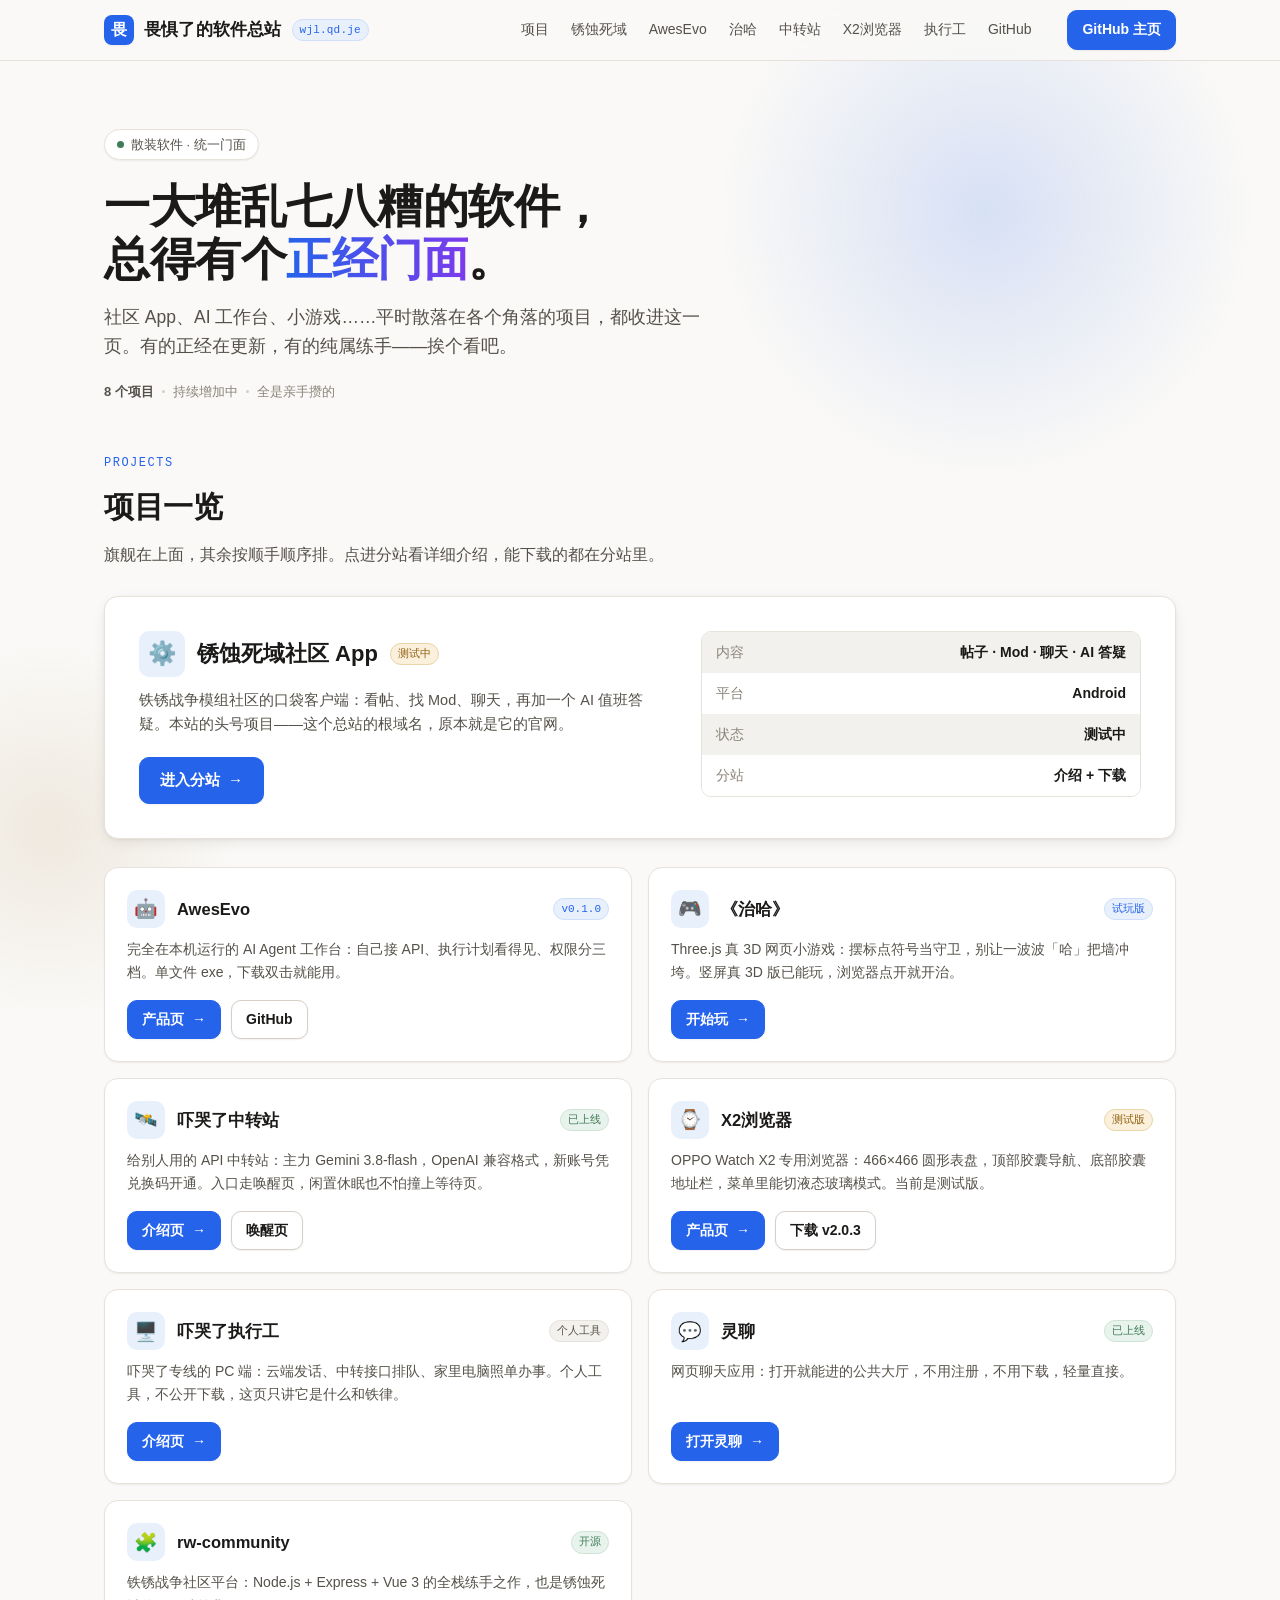
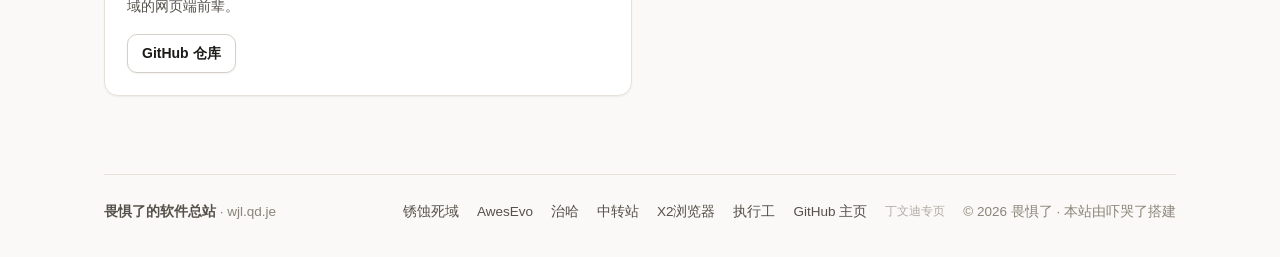
<file: index.html>
<!DOCTYPE html>
<html lang="zh-CN">
<head>
<meta charset="UTF-8">
<meta name="viewport" content="width=device-width, initial-scale=1.0">
<title>畏惧了的软件总站 — 散装软件，统一门面</title>
<meta name="description" content="畏惧了的软件总站：锈蚀死域社区 App、AwesEvo AI 工作台、《治哈》小游戏、吓哭了中转站、X2浏览器、吓哭了执行工、灵聊、rw-community——散落在各处的项目，都收进这一页。">
<link rel="icon" href="data:image/svg+xml,%3Csvg xmlns='http://www.w3.org/2000/svg' viewBox='0 0 64 64'%3E%3Crect width='64' height='64' rx='14' fill='%232563eb'/%3E%3Ctext x='32' y='45' font-size='34' font-family='sans-serif' font-weight='700' fill='white' text-anchor='middle'%3E%E7%95%8F%3C/text%3E%3C/svg%3E">
<style>
/* 与 AwesEvo 官网同一套设计变量 */
:root{
  --bg:#faf9f7; --panel:#ffffff; --soft:#f3f1ed; --soft-2:#eae7e1;
  --border:#e6e2db; --border-2:#d5cfc6;
  --text:#1b1a18; --text-2:#55514a; --text-3:#8a8479;
  --accent:#2563eb; --accent-hover:#1d4ed8; --accent-soft:#e8f0fc;
  --ok:#3f7d58; --ok-soft:#e9f3ed;
  --shadow-sm:0 1px 2px rgba(28,25,20,.06);
  --shadow:0 4px 16px -4px rgba(28,25,20,.12),0 1px 3px rgba(28,25,20,.06);
  --shadow-lg:0 24px 64px -16px rgba(28,25,20,.28);
  --r-sm:7px; --r:10px; --r-lg:14px;
  --t-fast:120ms; --t-mid:200ms; --t-slow:320ms;
  --ease:cubic-bezier(.2,.8,.2,1);
  --ease-spring:cubic-bezier(.34,1.56,.64,1);
  --mono:ui-monospace,"Cascadia Code","SF Mono",Consolas,"Liberation Mono",monospace;
  --sans:-apple-system,BlinkMacSystemFont,"Segoe UI","PingFang SC","Hiragino Sans GB","Microsoft YaHei",sans-serif;
}
*{box-sizing:border-box;margin:0;padding:0}
html{scroll-behavior:smooth}
body{font-family:var(--sans);background:var(--bg);color:var(--text);font-size:16px;line-height:1.65;-webkit-font-smoothing:antialiased}
a{color:var(--accent);text-decoration:none}
.wrap{max-width:1120px;margin:0 auto;padding:0 24px;position:relative;z-index:1}
body::before{content:"";position:fixed;left:-140px;bottom:-120px;width:380px;height:380px;border-radius:50%;background:radial-gradient(circle,rgba(146,96,15,.10),transparent 70%);pointer-events:none;z-index:0;animation:drift 18s ease-in-out infinite alternate-reverse}
::selection{background:var(--accent-soft)}

/* ---------- 阅读进度条 ---------- */
.progress{position:fixed;top:0;left:0;height:3px;width:0;background:linear-gradient(90deg,var(--accent),#7c3aed);z-index:100}

/* ---------- 导航 ---------- */
.nav{position:sticky;top:0;z-index:50;background:rgba(250,249,247,.88);backdrop-filter:blur(10px);border-bottom:1px solid var(--border);transition:box-shadow var(--t-mid) var(--ease)}
.nav.scrolled{box-shadow:var(--shadow-sm)}
.nav-in{display:flex;align-items:center;gap:28px;height:60px}
.brand{display:flex;align-items:center;gap:10px;color:var(--text);font-weight:700;font-size:17px;letter-spacing:.2px}
.logo{width:30px;height:30px;border-radius:8px;background:var(--accent);color:#fff;display:grid;place-items:center;font-size:16px;font-weight:700;box-shadow:var(--shadow-sm);transition:transform var(--t-mid) var(--ease-spring)}
.brand:hover .logo{transform:rotate(-8deg) scale(1.08)}
.ver{font-family:var(--mono);font-size:11px;font-weight:500;color:var(--accent);background:var(--accent-soft);border:1px solid #cfdefa;padding:1px 7px;border-radius:99px}
.nav-links{display:flex;gap:22px;margin-left:auto}
.nav-links a{color:var(--text-2);font-size:14px;transition:color var(--t-fast) var(--ease);position:relative}
.nav-links a::after{content:"";position:absolute;left:0;bottom:-4px;height:2px;width:100%;background:var(--accent);border-radius:2px;transform:scaleX(0);transform-origin:left;transition:transform var(--t-mid) var(--ease)}
.nav-links a:hover{color:var(--text)}
.nav-links a:hover::after{transform:scaleX(1)}
.nav .btn{white-space:nowrap;flex:none}
.btn{display:inline-flex;align-items:center;gap:8px;background:var(--accent);color:#fff;font-weight:600;font-size:15px;padding:10px 20px;border-radius:var(--r);border:1px solid var(--accent);box-shadow:var(--shadow-sm);transition:all var(--t-fast) var(--ease);cursor:pointer}
.btn:hover{background:var(--accent-hover);border-color:var(--accent-hover);transform:translateY(-2px);box-shadow:var(--shadow-lg)}
.btn{position:relative;overflow:hidden}
.ripple{position:absolute;border-radius:50%;background:rgba(255,255,255,.5);transform:translate(-50%,-50%) scale(0);animation:rip 600ms var(--ease) forwards;pointer-events:none}
@keyframes rip{to{transform:translate(-50%,-50%) scale(4);opacity:0}}
.btn:active{transform:scale(.98)}
.btn.small{padding:7px 14px;font-size:14px}
.btn.ghost{background:var(--panel);color:var(--text);border-color:var(--border-2)}
.btn.ghost:hover{border-color:var(--text-3);background:var(--panel)}
.btn .arr{display:inline-block;transition:transform var(--t-mid) var(--ease-spring)}
.btn:hover .arr{transform:translateX(3px)}

/* ---------- Hero ---------- */
.hero{padding:68px 0 6px;position:relative}
.hero::before{content:"";position:absolute;top:-120px;right:-80px;width:540px;height:540px;border-radius:50%;background:radial-gradient(circle,rgba(37,99,235,.16),transparent 70%);pointer-events:none;animation:drift 14s ease-in-out infinite alternate}
@keyframes drift{from{transform:translate(0,0) scale(1)}to{transform:translate(-40px,30px) scale(1.12)}}
.hero>*{position:relative;z-index:1}
@keyframes rise{from{opacity:0;transform:translateY(34px) scale(.98);filter:blur(6px)}to{opacity:1;transform:none;filter:none}}
@keyframes sweep{0%,100%{background-position:0% 0}50%{background-position:100% 0}}
.hero .eyebrow{animation:rise 700ms var(--ease) both}
.hero h1{animation:rise 700ms var(--ease) 100ms both}
.hero .lede{animation:rise 700ms var(--ease) 200ms both}
.hero .meta-row{animation:rise 700ms var(--ease) 300ms both}
.eyebrow{display:inline-flex;align-items:center;gap:7px;font-size:13px;color:var(--text-2);background:var(--panel);border:1px solid var(--border);border-radius:99px;padding:4px 12px;box-shadow:var(--shadow-sm)}
.eyebrow i{width:7px;height:7px;border-radius:99px;background:var(--ok);display:inline-block;animation:pulse 2.4s ease-in-out infinite}
@keyframes pulse{0%,100%{box-shadow:0 0 0 0 rgba(63,125,88,.35)}50%{box-shadow:0 0 0 5px rgba(63,125,88,0)}}
h1{font-size:46px;line-height:1.16;font-weight:800;letter-spacing:-.5px;margin:20px 0 16px}
h1 .hl{background:linear-gradient(90deg,var(--accent),#7c3aed,var(--accent));background-size:200% 100%;-webkit-background-clip:text;background-clip:text;color:transparent;animation:sweep 6s ease-in-out infinite}
.lede{font-size:17.5px;color:var(--text-2);max-width:36em}
.meta-row{font-size:13px;color:var(--text-3);display:flex;gap:8px;flex-wrap:wrap;align-items:center;margin-top:20px}
.meta-row b{color:var(--text-2);font-weight:600}
.dot-sep{width:3px;height:3px;border-radius:99px;background:var(--border-2)}

/* ---------- 区块 ---------- */
section{padding:46px 0 8px}
.kicker{font-family:var(--mono);font-size:12px;color:var(--accent);letter-spacing:1.5px;text-transform:uppercase}
h2{font-size:30px;font-weight:800;letter-spacing:-.3px;margin:8px 0 10px}
.sub{color:var(--text-2);max-width:44em}

/* ---------- 徽章 ---------- */
.badge{font-family:var(--mono);font-size:11px;font-weight:500;padding:1px 7px;border-radius:99px;border:1px solid;white-space:nowrap;flex:none}
.badge.blue{background:var(--accent-soft);color:var(--accent);border-color:#cfdefa}
.badge.green{background:var(--ok-soft);color:var(--ok);border-color:#cfe3d6}
.badge.amber{background:#faf0dc;color:#92600f;border-color:#e8d5a8}
.badge.gray{background:var(--soft);color:var(--text-2);border-color:var(--border)}

/* ---------- 旗舰卡 ---------- */
.flag{background:var(--panel);border:1px solid var(--border);border-radius:var(--r-lg);box-shadow:var(--shadow);padding:34px;margin-top:28px;display:grid;grid-template-columns:1.2fr 1fr;gap:34px;transition:all var(--t-mid) var(--ease);position:relative;overflow:hidden}
@property --angle{syntax:'<angle>';initial-value:0deg;inherits:false}
@keyframes spin{to{--angle:360deg}}
.flag::before{content:"";position:absolute;inset:-2px;border-radius:16px;padding:2px;background:conic-gradient(from var(--angle),var(--accent),#7c3aed,#e8b84b,var(--accent));-webkit-mask:linear-gradient(#fff 0 0) content-box,linear-gradient(#fff 0 0);-webkit-mask-composite:xor;mask-composite:exclude;opacity:0;transition:opacity var(--t-mid) var(--ease);pointer-events:none}
.flag:hover::before{opacity:1;animation:spin 3s linear infinite}
.flag::after{content:"";position:absolute;inset:0;background:radial-gradient(240px at var(--mx,50%) var(--my,50%),rgba(37,99,235,.08),transparent 70%);opacity:0;transition:opacity var(--t-mid) var(--ease);pointer-events:none}
.flag:hover::after{opacity:1}
.flag:hover{border-color:var(--border-2)}
.flag .f-head{display:flex;align-items:center;gap:12px;margin-bottom:12px}
.flag .ic{width:46px;height:46px;border-radius:var(--r);background:var(--accent-soft);display:grid;place-items:center;font-size:23px;flex:none;transition:transform var(--t-mid) var(--ease-spring)}
.flag:hover .ic{transform:scale(1.18) rotate(-8deg)}
.flag h3{font-size:22px}
.flag p{color:var(--text-2);font-size:14.5px}
.flag .acts{display:flex;gap:12px;flex-wrap:wrap;margin-top:20px}
.spec{border:1px solid var(--border);border-radius:var(--r);overflow:hidden;font-size:14px;align-self:start}
.spec .r{display:flex;justify-content:space-between;padding:9px 14px;background:var(--panel);transition:background var(--t-fast) var(--ease)}
.spec .r:nth-child(odd){background:var(--soft)}
.spec .r:hover{background:var(--accent-soft)}
.spec .r span:first-child{color:var(--text-3)}
.spec .r span:last-child{font-weight:600}

/* ---------- 项目卡 ---------- */
.cards{display:grid;grid-template-columns:repeat(2,1fr);gap:16px;margin-top:28px}
.card{background:var(--panel);border:1px solid var(--border);border-radius:var(--r-lg);padding:22px;box-shadow:var(--shadow-sm);transition:all var(--t-mid) var(--ease);display:flex;flex-direction:column;position:relative;overflow:hidden}
.card::after{content:"";position:absolute;inset:0;background:radial-gradient(240px at var(--mx,50%) var(--my,50%),rgba(37,99,235,.08),transparent 70%);opacity:0;transition:opacity var(--t-mid) var(--ease);pointer-events:none}
.card:hover::after{opacity:1}
.card:hover{transform:translateY(-3px);box-shadow:var(--shadow);border-color:var(--border-2)}
.card .c-head{display:flex;align-items:flex-start;gap:12px;margin-bottom:10px}
.card .ic{width:38px;height:38px;border-radius:var(--r);background:var(--accent-soft);display:grid;place-items:center;font-size:19px;flex:none;transition:transform var(--t-mid) var(--ease-spring)}
.card:hover .ic{transform:scale(1.18) rotate(-8deg)}
.card h3{font-size:16.5px;line-height:38px}
.card .c-head .badge{margin-left:auto;margin-top:8px}
.card p{font-size:14px;color:var(--text-2);flex:1}
.card .acts{display:flex;gap:10px;flex-wrap:wrap;margin-top:16px}
.soon{font-size:13px;color:var(--text-3);padding:7px 0}

/* ---------- 页脚 ---------- */
footer{margin-top:70px;border-top:1px solid var(--border);padding:26px 0 34px;color:var(--text-3);font-size:13.5px}
.foot-in{display:flex;gap:18px;flex-wrap:wrap;align-items:center}
.foot-in .sp{flex:1}
.foot-in a{color:var(--text-2)}
.foot-in a:hover{color:var(--text)}
.foot-in a.egg{color:var(--text-3);font-size:12px;opacity:.65}
.foot-in a.egg:hover{opacity:1;color:var(--text-2)}

/* ---------- 动画 ---------- */
.reveal{opacity:0;transform:translateY(28px) scale(.97);transition:opacity var(--t-slow) var(--ease),transform var(--t-slow) var(--ease)}
.reveal.in{opacity:1;transform:none}
.cards .card:nth-child(1){transition-delay:0ms}
.cards .card:nth-child(2){transition-delay:90ms}
.cards .card:nth-child(3){transition-delay:180ms}
.cards .card:nth-child(4){transition-delay:270ms}
.cards .card.reveal.in:hover{transform:perspective(900px) rotateX(var(--rx,0deg)) rotateY(var(--ry,0deg)) translateY(-4px)}

/* ---------- 响应式 ---------- */
@media (max-width:960px){
  h1{font-size:36px}
  .flag{grid-template-columns:1fr}
}
@media (max-width:600px){
  .nav-links{display:none}
  .ver{display:none}
  .cards{grid-template-columns:1fr}
  h1{font-size:31px}
  .hero{padding-top:44px}
}
@media (prefers-reduced-motion:reduce){
  *,*::before,*::after{animation-duration:.01ms!important;transition-duration:.01ms!important;scroll-behavior:auto!important}
  .reveal{opacity:1;transform:none}
  .hero>*{animation:none;opacity:1;transform:none}
  .hero::before{display:none}
}
</style>
</head>
<body>
<div class="progress" id="progress"></div>

<header class="nav" id="topnav">
  <div class="wrap nav-in">
    <a class="brand" href="#"><span class="logo">畏</span>畏惧了的软件总站 <span class="ver">wjl.qd.je</span></a>
    <nav class="nav-links">
      <a href="#projects">项目</a>
      <a href="/xiushi/">锈蚀死域</a>
      <a href="/awesevo/">AwesEvo</a>
      <a href="/zhihha/">治哈</a>
      <a href="/relay/">中转站</a>
      <a href="/x2/">X2浏览器</a>
      <a href="/worker/">执行工</a>
      <a href="https://github.com/2993262905" target="_blank" rel="noopener">GitHub</a>
    </nav>
    <a class="btn small" href="https://github.com/2993262905" target="_blank" rel="noopener" style="margin-left:8px">GitHub 主页</a>
  </div>
</header>

<div class="wrap">
  <!-- ============ Hero ============ -->
  <div class="hero">
    <span class="eyebrow"><i></i>散装软件 · 统一门面</span>
    <h1>一大堆乱七八糟的软件，<br>总得有个<span class="hl">正经门面</span>。</h1>
    <p class="lede">社区 App、AI 工作台、小游戏……平时散落在各个角落的项目，都收进这一页。有的正经在更新，有的纯属练手——挨个看吧。</p>
    <div class="meta-row">
      <span><b>8 个项目</b></span><span class="dot-sep"></span>
      <span>持续增加中</span><span class="dot-sep"></span>
      <span>全是亲手攒的</span>
    </div>
  </div>

  <!-- ============ 项目 ============ -->
  <section id="projects">
    <div class="reveal">
      <div class="kicker">Projects</div>
      <h2>项目一览</h2>
      <p class="sub">旗舰在上面，其余按顺手顺序排。点进分站看详细介绍，能下载的都在分站里。</p>
    </div>

    <div class="flag reveal">
      <div>
        <div class="f-head">
          <div class="ic">⚙️</div>
          <h3>锈蚀死域社区 App</h3>
          <span class="badge amber">测试中</span>
        </div>
        <p>铁锈战争模组社区的口袋客户端：看帖、找 Mod、聊天，再加一个 AI 值班答疑。本站的头号项目——这个总站的根域名，原本就是它的官网。</p>
        <div class="acts">
          <a class="btn" href="/xiushi/">进入分站 <span class="arr">→</span></a>
        </div>
      </div>
      <div class="spec">
        <div class="r"><span>内容</span><span>帖子 · Mod · 聊天 · AI 答疑</span></div>
        <div class="r"><span>平台</span><span>Android</span></div>
        <div class="r"><span>状态</span><span>测试中</span></div>
        <div class="r"><span>分站</span><span>介绍 + 下载</span></div>
      </div>
    </div>

    <div class="cards">
      <div class="card reveal">
        <div class="c-head"><div class="ic">🤖</div><h3>AwesEvo</h3><span class="badge blue">v0.1.0</span></div>
        <p>完全在本机运行的 AI Agent 工作台：自己接 API、执行计划看得见、权限分三档。单文件 exe，下载双击就能用。</p>
        <div class="acts">
          <a class="btn small" href="/awesevo/">产品页 <span class="arr">→</span></a>
          <a class="btn small ghost" href="https://github.com/2993262905/awesevo-ai-agent" target="_blank" rel="noopener">GitHub</a>
        </div>
      </div>

      <div class="card reveal">
        <div class="c-head"><div class="ic">🎮</div><h3>《治哈》</h3><span class="badge blue">试玩版</span></div>
        <p>Three.js 真 3D 网页小游戏：摆标点符号当守卫，别让一波波「哈」把墙冲垮。竖屏真 3D 版已能玩，浏览器点开就开治。</p>
        <div class="acts">
          <a class="btn small" href="/zhihha/">开始玩 <span class="arr">→</span></a>
        </div>
      </div>

      <div class="card reveal">
        <div class="c-head"><div class="ic">🛰️</div><h3>吓哭了中转站</h3><span class="badge green">已上线</span></div>
        <p>给别人用的 API 中转站：主力 Gemini 3.8-flash，OpenAI 兼容格式，新账号凭兑换码开通。入口走唤醒页，闲置休眠也不怕撞上等待页。</p>
        <div class="acts">
          <a class="btn small" href="/relay/">介绍页 <span class="arr">→</span></a>
          <a class="btn small ghost" href="https://299326.xyz/wake.html" target="_blank" rel="noopener">唤醒页</a>
        </div>
      </div>

      <div class="card reveal">
        <div class="c-head"><div class="ic">⌚</div><h3>X2浏览器</h3><span class="badge amber">测试版</span></div>
        <p>OPPO Watch X2 专用浏览器：466×466 圆形表盘，顶部胶囊导航、底部胶囊地址栏，菜单里能切液态玻璃模式。当前是测试版。</p>
        <div class="acts">
          <a class="btn small" href="/x2/">产品页 <span class="arr">→</span></a>
          <a class="btn small ghost" href="/x2/x2-browser-v2.0.3.apk">下载 v2.0.3</a>
        </div>
      </div>

      <div class="card reveal">
        <div class="c-head"><div class="ic">🖥️</div><h3>吓哭了执行工</h3><span class="badge gray">个人工具</span></div>
        <p>吓哭了专线的 PC 端：云端发话、中转接口排队、家里电脑照单办事。个人工具，不公开下载，这页只讲它是什么和铁律。</p>
        <div class="acts">
          <a class="btn small" href="/worker/">介绍页 <span class="arr">→</span></a>
        </div>
      </div>

      <div class="card reveal">
        <div class="c-head"><div class="ic">💬</div><h3>灵聊</h3><span class="badge green">已上线</span></div>
        <p>网页聊天应用：打开就能进的公共大厅，不用注册，不用下载，轻量直接。</p>
        <div class="acts">
          <a class="btn small" href="https://d9582f3cee364398a6c4d76b4fec216a.sg2.agentos-app.run" target="_blank" rel="noopener">打开灵聊 <span class="arr">→</span></a>
        </div>
      </div>

      <div class="card reveal">
        <div class="c-head"><div class="ic">🧩</div><h3>rw-community</h3><span class="badge green">开源</span></div>
        <p>铁锈战争社区平台：Node.js + Express + Vue 3 的全栈练手之作，也是锈蚀死域的网页端前辈。</p>
        <div class="acts">
          <a class="btn small ghost" href="https://github.com/2993262905/rw-community" target="_blank" rel="noopener">GitHub 仓库</a>
        </div>
      </div>
    </div>
  </section>

  <footer>
    <div class="foot-in">
      <span><b style="color:var(--text-2)">畏惧了的软件总站</b> · wjl.qd.je</span>
      <span class="sp"></span>
      <a href="/xiushi/">锈蚀死域</a>
      <a href="/awesevo/">AwesEvo</a>
      <a href="/zhihha/">治哈</a>
      <a href="/relay/">中转站</a>
      <a href="/x2/">X2浏览器</a>
      <a href="/worker/">执行工</a>
      <a href="https://github.com/2993262905" target="_blank" rel="noopener">GitHub 主页</a>
      <a class="egg" href="/dyd/">丁文迪专页</a>
      <span>© <span id="yr">2026</span> 畏惧了 · 本站由吓哭了搭建</span>
    </div>
  </footer>
</div>

<script>
// 年份
document.getElementById('yr').textContent = new Date().getFullYear();
// 导航阴影 + 阅读进度条
var nav = document.getElementById('topnav');
var bar = document.getElementById('progress');
var hero = document.querySelector('.hero');
var reduced = matchMedia('(prefers-reduced-motion: reduce)').matches;
addEventListener('scroll', function(){
  nav.classList.toggle('scrolled', scrollY > 8);
  var h = document.documentElement.scrollHeight - innerHeight;
  bar.style.width = (h > 0 ? (scrollY / h * 100) : 0) + '%';
  if (!reduced && hero) hero.style.transform = 'translateY(' + Math.min(scrollY * 0.25, 60) + 'px)';
}, {passive:true});
// 卡片跟随鼠标的微光（只在精细指针设备上启用）
if (matchMedia('(pointer:fine)').matches && !reduced) {
  document.querySelectorAll('.card, .flag').forEach(function(el){
    el.addEventListener('mousemove', function(ev){
      var r = el.getBoundingClientRect();
      el.style.setProperty('--mx', (ev.clientX - r.left) + 'px');
      el.style.setProperty('--my', (ev.clientY - r.top) + 'px');
      var px = (ev.clientX - r.left) / r.width - 0.5;
      var py = (ev.clientY - r.top) / r.height - 0.5;
      el.style.setProperty('--ry', (px * 14) + 'deg');
      el.style.setProperty('--rx', (-py * 14) + 'deg');
    });
    el.addEventListener('mouseleave', function(){
      el.style.setProperty('--rx', '0deg');
      el.style.setProperty('--ry', '0deg');
    });
  });
}
// 按钮点击涟漪
document.querySelectorAll('.btn').forEach(function(b){
  b.addEventListener('click', function(ev){
    var r = b.getBoundingClientRect();
    var s = document.createElement('span');
    s.className = 'ripple';
    var d = Math.max(r.width, r.height);
    s.style.width = s.style.height = d + 'px';
    s.style.left = (ev.clientX - r.left) + 'px';
    s.style.top = (ev.clientY - r.top) + 'px';
    b.appendChild(s);
    setTimeout(function(){ s.remove(); }, 650);
  });
});
// 滚动显现（不支持 IO 或开了减少动态时直接全显）
(function(){
  var els = document.querySelectorAll('.reveal');
  if (!('IntersectionObserver' in window) || matchMedia('(prefers-reduced-motion: reduce)').matches) {
    els.forEach(function(e){ e.classList.add('in'); }); return;
  }
  var io = new IntersectionObserver(function(es){
    es.forEach(function(en){ if (en.isIntersecting) { var t = en.target; t.classList.add('in'); io.unobserve(t); setTimeout(function(){ t.style.transitionDelay = '0s'; }, 700); } });
  }, {threshold: .12});
  els.forEach(function(e){ io.observe(e); });
})();
</script>
</body>
</html>
</file>
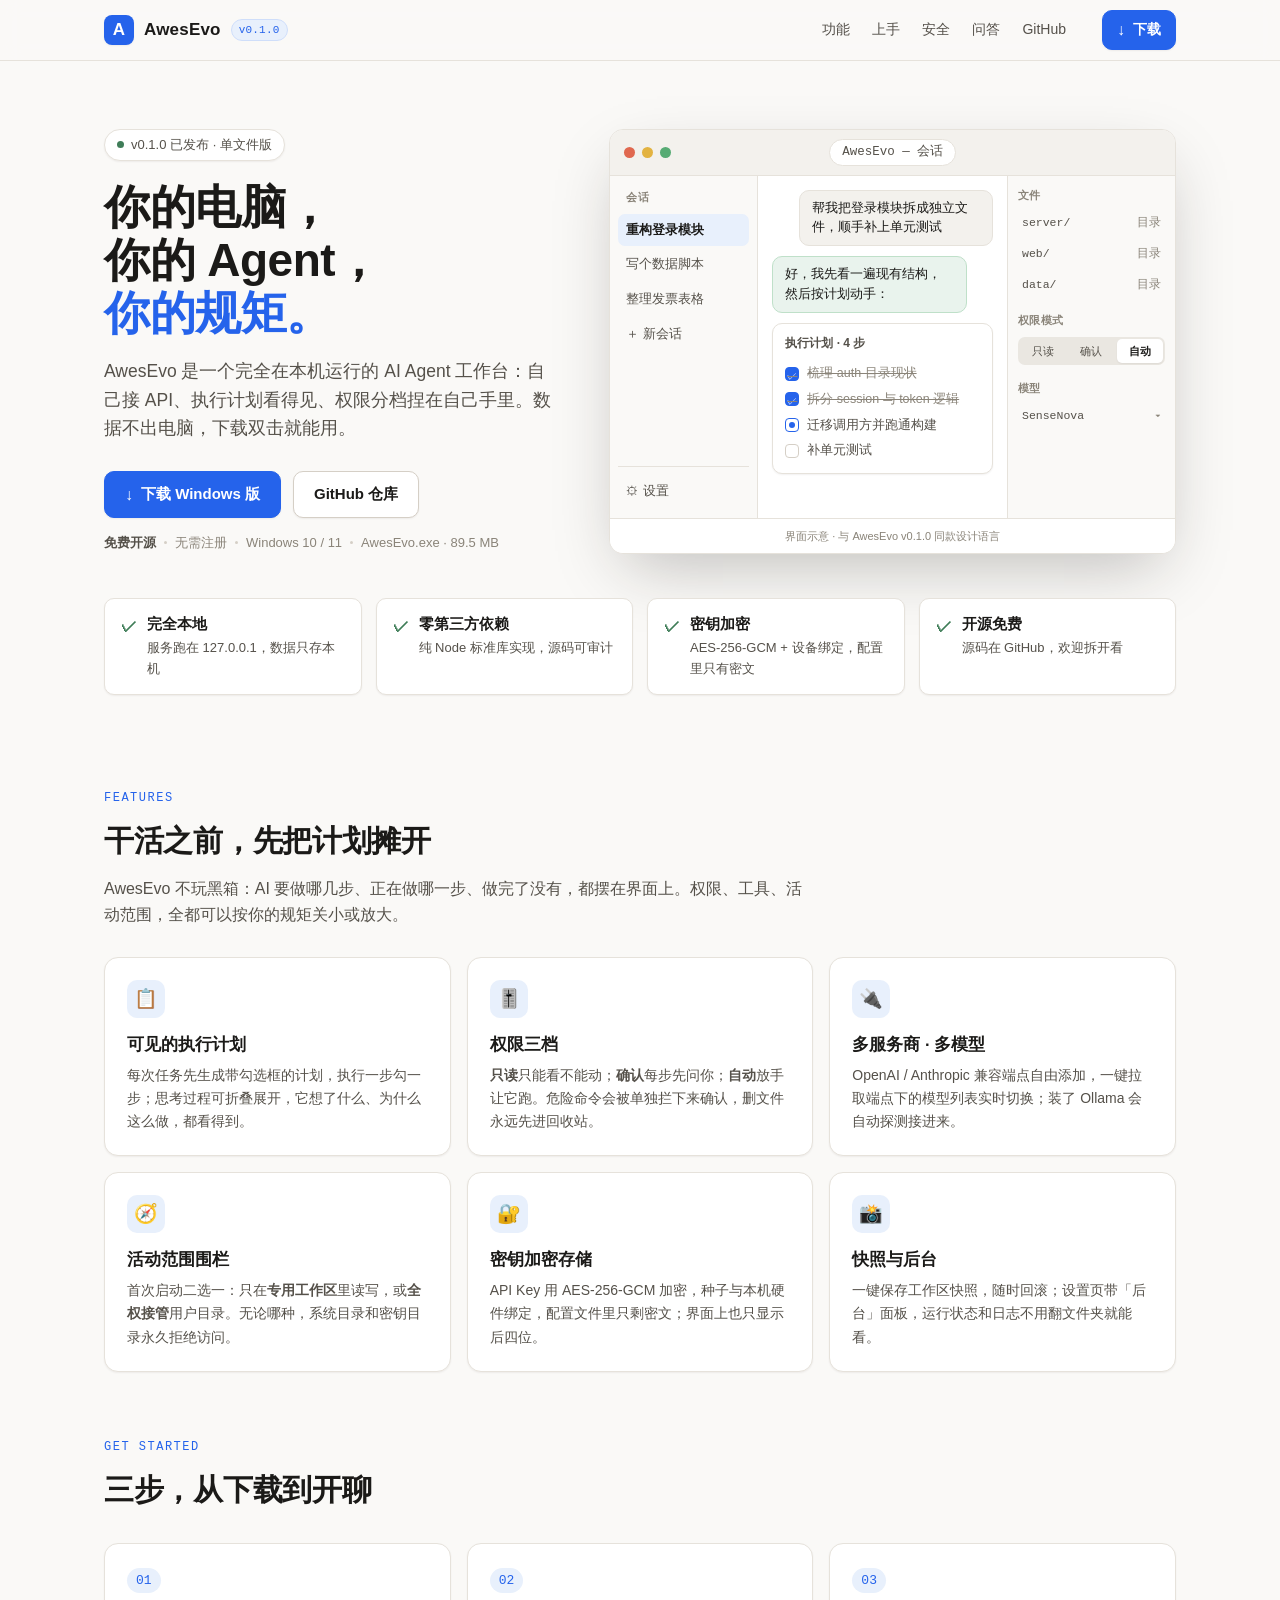
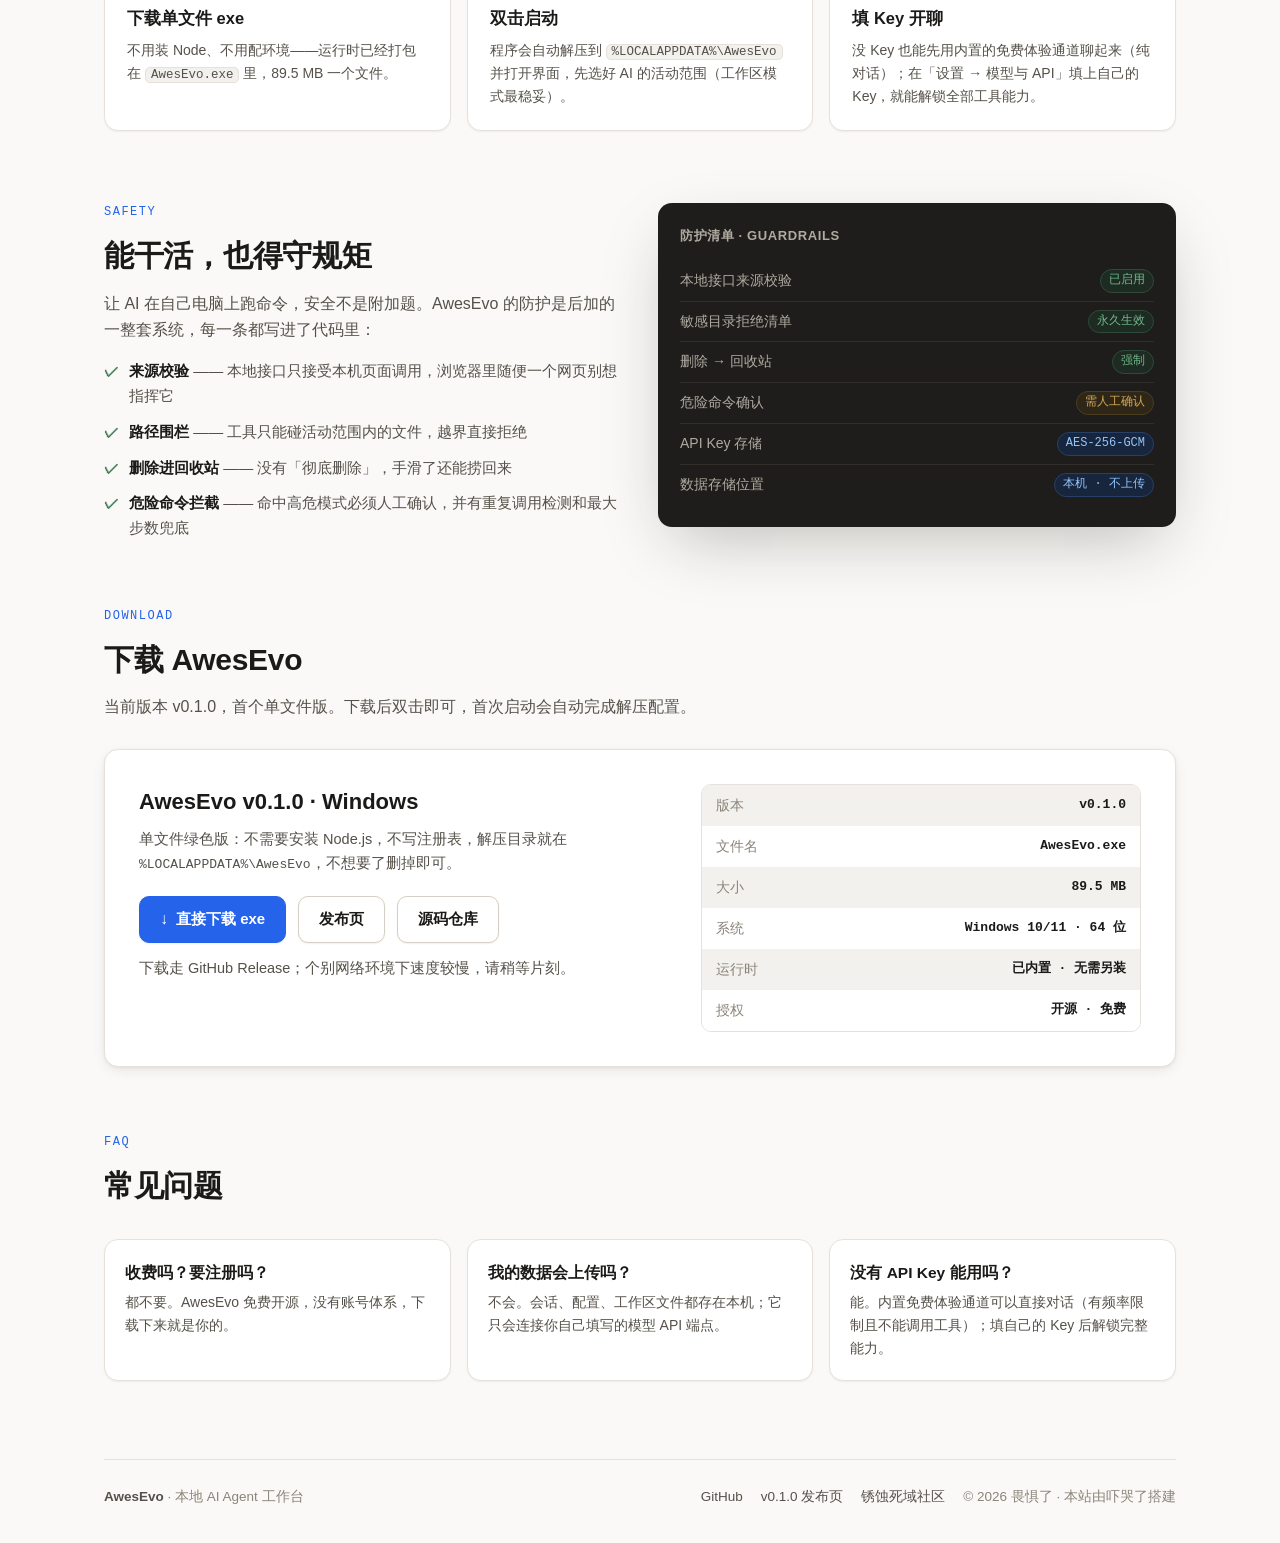
<file: awesevo/index.html>
<!DOCTYPE html>
<html lang="zh-CN">
<head>
<meta charset="UTF-8">
<meta name="viewport" content="width=device-width, initial-scale=1.0">
<title>AwesEvo — 本地运行的 AI Agent 工作台</title>
<meta name="description" content="AwesEvo 是一个完全在本地运行的 AI Agent 桌面工具：自己接 API、提示词模板化、工具可开关、权限可分档。单文件 exe，下载双击就能用。">
<link rel="icon" href="data:image/svg+xml,%3Csvg xmlns='http://www.w3.org/2000/svg' viewBox='0 0 64 64'%3E%3Crect width='64' height='64' rx='14' fill='%232563eb'/%3E%3Ctext x='32' y='44' font-size='36' font-family='sans-serif' font-weight='700' fill='white' text-anchor='middle'%3EA%3C/text%3E%3C/svg%3E">
<style>
/* 与 AwesEvo 本体同一套设计变量（取自应用 web/css/app.css） */
:root{
  --bg:#faf9f7; --panel:#ffffff; --soft:#f3f1ed; --soft-2:#eae7e1;
  --border:#e6e2db; --border-2:#d5cfc6;
  --text:#1b1a18; --text-2:#55514a; --text-3:#8a8479;
  --accent:#2563eb; --accent-hover:#1d4ed8; --accent-soft:#e8f0fc;
  --ok:#3f7d58; --ok-soft:#e9f3ed;
  --bot-bg:#e9f3ed; --bot-border:#bfe0c9;
  --code-bg:#1e1d1b;
  --shadow-sm:0 1px 2px rgba(28,25,20,.06);
  --shadow:0 4px 16px -4px rgba(28,25,20,.12),0 1px 3px rgba(28,25,20,.06);
  --shadow-lg:0 24px 64px -16px rgba(28,25,20,.28);
  --r-sm:7px; --r:10px; --r-lg:14px;
  --t-fast:120ms; --t-mid:200ms; --t-slow:320ms;
  --ease:cubic-bezier(.2,.8,.2,1);
  --mono:ui-monospace,"Cascadia Code","SF Mono",Consolas,"Liberation Mono",monospace;
  --sans:-apple-system,BlinkMacSystemFont,"Segoe UI","PingFang SC","Hiragino Sans GB","Microsoft YaHei",sans-serif;
}
*{box-sizing:border-box;margin:0;padding:0}
html{scroll-behavior:smooth}
body{font-family:var(--sans);background:var(--bg);color:var(--text);font-size:16px;line-height:1.65;-webkit-font-smoothing:antialiased}
a{color:var(--accent);text-decoration:none}
.wrap{max-width:1120px;margin:0 auto;padding:0 24px}
::selection{background:var(--accent-soft)}

/* ---------- 导航 ---------- */
.nav{position:sticky;top:0;z-index:50;background:rgba(250,249,247,.88);backdrop-filter:blur(10px);border-bottom:1px solid var(--border);transition:box-shadow var(--t-mid) var(--ease)}
.nav.scrolled{box-shadow:var(--shadow-sm)}
.nav-in{display:flex;align-items:center;gap:28px;height:60px}
.brand{display:flex;align-items:center;gap:10px;color:var(--text);font-weight:700;font-size:17px;letter-spacing:.2px}
.logo{width:30px;height:30px;border-radius:8px;background:var(--accent);color:#fff;display:grid;place-items:center;font-size:17px;font-weight:700;box-shadow:var(--shadow-sm)}
.ver{font-family:var(--mono);font-size:11px;font-weight:500;color:var(--accent);background:var(--accent-soft);border:1px solid #cfdefa;padding:1px 7px;border-radius:99px}
.nav-links{display:flex;gap:22px;margin-left:auto}
.nav-links a{color:var(--text-2);font-size:14px;transition:color var(--t-fast) var(--ease)}
.nav-links a:hover{color:var(--text)}
.btn{display:inline-flex;align-items:center;gap:8px;background:var(--accent);color:#fff;font-weight:600;font-size:15px;padding:10px 20px;border-radius:var(--r);border:1px solid var(--accent);box-shadow:var(--shadow-sm);transition:all var(--t-fast) var(--ease);cursor:pointer}
.btn:hover{background:var(--accent-hover);border-color:var(--accent-hover);transform:translateY(-1px);box-shadow:var(--shadow)}
.btn:active{transform:scale(.98)}
.btn.small{padding:7px 14px;font-size:14px}
.btn.ghost{background:var(--panel);color:var(--text);border-color:var(--border-2)}
.btn.ghost:hover{border-color:var(--text-3);background:var(--panel)}
.btn .dl{font-size:16px;line-height:1}

/* ---------- Hero ---------- */
.hero{padding:68px 0 30px}
.hero-grid{display:grid;grid-template-columns:1fr 1.25fr;gap:52px;align-items:center}
.eyebrow{display:inline-flex;align-items:center;gap:7px;font-size:13px;color:var(--text-2);background:var(--panel);border:1px solid var(--border);border-radius:99px;padding:4px 12px;box-shadow:var(--shadow-sm)}
.eyebrow i{width:7px;height:7px;border-radius:99px;background:var(--ok);display:inline-block}
h1{font-size:46px;line-height:1.16;font-weight:800;letter-spacing:-.5px;margin:20px 0 16px}
h1 .hl{color:var(--accent)}
.lede{font-size:17.5px;color:var(--text-2);max-width:30em}
.cta-row{display:flex;gap:12px;flex-wrap:wrap;margin:28px 0 14px}
.meta-row{font-size:13px;color:var(--text-3);display:flex;gap:8px;flex-wrap:wrap;align-items:center}
.meta-row b{color:var(--text-2);font-weight:600}
.dot-sep{width:3px;height:3px;border-radius:99px;background:var(--border-2)}

/* ---------- 应用窗口复刻 ---------- */
.window{background:var(--panel);border:1px solid var(--border);border-radius:var(--r-lg);box-shadow:var(--shadow-lg);overflow:hidden}
.win-bar{display:flex;align-items:center;gap:10px;background:var(--soft);border-bottom:1px solid var(--border);padding:9px 14px}
.tdots{display:flex;gap:7px}
.tdots span{width:11px;height:11px;border-radius:99px;display:block}
.tdots .r{background:#e0684f}.tdots .y{background:#e3b341}.tdots .g{background:#57ab74}
.win-title{font-size:12.5px;color:var(--text-2);background:var(--panel);border:1px solid var(--border);padding:2px 12px;border-radius:99px;margin:0 auto;font-family:var(--mono)}
.app-grid{display:grid;grid-template-columns:148px minmax(0,1fr) 168px;min-height:342px;font-size:12.5px}
.a-side{border-right:1px solid var(--border);background:var(--bg);padding:10px 8px;display:flex;flex-direction:column;gap:2px}
.a-side h5{font-size:11px;color:var(--text-3);font-weight:600;padding:2px 8px 6px;letter-spacing:.4px}
.sess{padding:6px 8px;border-radius:var(--r-sm);color:var(--text-2);white-space:nowrap;overflow:hidden;text-overflow:ellipsis;transition:background var(--t-fast) var(--ease)}
.sess.on{background:var(--accent-soft);color:var(--text);font-weight:600}
.a-side .foot{margin-top:auto;border-top:1px solid var(--border);padding-top:8px}
.a-main{display:flex;flex-direction:column;padding:14px;gap:10px;min-width:0}
.msg{max-width:88%;padding:8px 12px;border-radius:var(--r);line-height:1.55}
.msg.u{align-self:flex-end;background:var(--soft);border:1px solid var(--border)}
.msg.b{align-self:flex-start;background:var(--bot-bg);border:1px solid var(--bot-border)}
.plan{border:1px solid var(--border);border-radius:var(--r);padding:10px 12px;background:var(--panel);box-shadow:var(--shadow-sm)}
.plan h6{font-size:12px;color:var(--text-2);margin-bottom:7px;font-weight:700}
.plan li{list-style:none;display:flex;gap:8px;align-items:center;padding:2.5px 0;color:var(--text-2)}
.plan li.done{color:var(--text-3);text-decoration:line-through}
.cb{width:14px;height:14px;border-radius:4px;border:1.5px solid var(--border-2);flex:none;display:grid;place-items:center;font-size:10px;color:#fff}
.cb.on{background:var(--accent);border-color:var(--accent)}
.cb.run{border-color:var(--accent)}
.cb.run::after{content:"";width:6px;height:6px;border-radius:99px;background:var(--accent);animation:pulse 1.1s infinite}
@keyframes pulse{0%,100%{opacity:.35}50%{opacity:1}}
.a-insp{border-left:1px solid var(--border);background:var(--bg);padding:10px 10px;display:flex;flex-direction:column;gap:8px}
.a-insp h5{font-size:11px;color:var(--text-3);font-weight:600;letter-spacing:.4px}
.frow{font-family:var(--mono);font-size:11.5px;color:var(--text-2);display:flex;justify-content:space-between;padding:2px 4px}
.frow b{color:var(--text-3);font-weight:400}
.seg{display:flex;background:var(--soft-2);border-radius:var(--r-sm);padding:2px;gap:2px}
.seg span{flex:1;text-align:center;font-size:11px;padding:3px 0;border-radius:5px;color:var(--text-2)}
.seg span.on{background:var(--panel);color:var(--text);font-weight:600;box-shadow:var(--shadow-sm)}
.win-note{font-size:11px;color:var(--text-3);text-align:center;padding:8px;border-top:1px solid var(--border);background:var(--panel)}

/* ---------- 信任条 ---------- */
.strip{display:grid;grid-template-columns:repeat(4,1fr);gap:14px;margin:44px 0 6px}
.strip .it{background:var(--panel);border:1px solid var(--border);border-radius:var(--r);padding:14px 16px;display:flex;gap:10px;align-items:flex-start;box-shadow:var(--shadow-sm)}
.strip .ck{color:var(--ok);font-weight:800;flex:none}
.strip b{display:block;font-size:14.5px}
.strip p{font-size:13px;color:var(--text-2)}

/* ---------- 区块 ---------- */
section{padding:58px 0 8px}
.kicker{font-family:var(--mono);font-size:12px;color:var(--accent);letter-spacing:1.5px;text-transform:uppercase}
h2{font-size:30px;font-weight:800;letter-spacing:-.3px;margin:8px 0 10px}
.sub{color:var(--text-2);max-width:44em}
.cards{display:grid;grid-template-columns:repeat(3,1fr);gap:16px;margin-top:28px}
.card{background:var(--panel);border:1px solid var(--border);border-radius:var(--r-lg);padding:22px;box-shadow:var(--shadow-sm);transition:all var(--t-mid) var(--ease)}
.card:hover{transform:translateY(-3px);box-shadow:var(--shadow);border-color:var(--border-2)}
.card .ic{width:38px;height:38px;border-radius:var(--r);background:var(--accent-soft);display:grid;place-items:center;font-size:19px;margin-bottom:13px}
.card h3{font-size:16.5px;margin-bottom:6px}
.card p{font-size:14px;color:var(--text-2)}
.card code{font-family:var(--mono);font-size:12.5px;background:var(--soft);border:1px solid var(--border);padding:0 5px;border-radius:5px}

/* ---------- 步骤 ---------- */
.steps{display:grid;grid-template-columns:repeat(3,1fr);gap:16px;margin-top:28px}
.step{background:var(--panel);border:1px solid var(--border);border-radius:var(--r-lg);padding:22px;box-shadow:var(--shadow-sm)}
.step .n{font-family:var(--mono);font-size:13px;color:var(--accent);background:var(--accent-soft);display:inline-block;padding:2px 9px;border-radius:99px;margin-bottom:12px}
.step h3{font-size:16.5px;margin-bottom:6px}
.step p{font-size:14px;color:var(--text-2)}
.step code{font-family:var(--mono);font-size:12.5px;background:var(--soft);border:1px solid var(--border);padding:0 5px;border-radius:5px}

/* ---------- 安全 ---------- */
.sec-grid{display:grid;grid-template-columns:1fr 1fr;gap:36px;align-items:start;margin-top:6px}
.guard{list-style:none;margin-top:16px;display:grid;gap:11px}
.guard li{display:flex;gap:10px;font-size:15px;color:var(--text-2)}
.guard li b{color:var(--text)}
.guard .ck{color:var(--ok);font-weight:800;flex:none}
.darkcard{background:var(--code-bg);color:#edeae5;border-radius:var(--r-lg);padding:22px;box-shadow:var(--shadow-lg);font-size:14px}
.darkcard h4{font-size:13px;color:#b0aaa1;font-weight:600;letter-spacing:.6px;margin-bottom:14px}
.darkcard .row{display:flex;justify-content:space-between;gap:14px;padding:8px 0;border-bottom:1px solid #322f2a}
.darkcard .row:last-child{border-bottom:none}
.darkcard .row span:first-child{color:#b0aaa1}
.darkcard .tag{font-family:var(--mono);font-size:12px;padding:1px 8px;border-radius:99px;background:#1e2b23;color:#6fb98a;border:1px solid #2f4a3a;white-space:nowrap}
.darkcard .tag.blue{background:#17253d;color:#93c5fd;border-color:#274068}
.darkcard .tag.amber{background:#2e2718;color:#d6a854;border-color:#4a3d20}

/* ---------- 下载 ---------- */
.dl-card{background:var(--panel);border:1px solid var(--border);border-radius:var(--r-lg);box-shadow:var(--shadow);padding:34px;margin-top:28px;display:grid;grid-template-columns:1.2fr 1fr;gap:34px}
.dl-card h3{font-size:22px;margin-bottom:8px}
.dl-card p{color:var(--text-2);font-size:14.5px}
.spec{border:1px solid var(--border);border-radius:var(--r);overflow:hidden;font-size:14px}
.spec .r{display:flex;justify-content:space-between;padding:9px 14px;background:var(--panel)}
.spec .r:nth-child(odd){background:var(--soft)}
.spec .r span:first-child{color:var(--text-3)}
.spec .r span:last-child{font-weight:600;font-family:var(--mono);font-size:13px}
.dl-btns{display:flex;gap:12px;flex-wrap:wrap;margin-top:20px}
.dl-note{font-size:13px;color:var(--text-3);margin-top:14px}

/* ---------- FAQ / 页脚 ---------- */
.faq{display:grid;grid-template-columns:repeat(3,1fr);gap:16px;margin-top:28px}
.faq .q{background:var(--panel);border:1px solid var(--border);border-radius:var(--r-lg);padding:20px;box-shadow:var(--shadow-sm)}
.faq h3{font-size:15.5px;margin-bottom:6px}
.faq p{font-size:14px;color:var(--text-2)}
footer{margin-top:70px;border-top:1px solid var(--border);padding:26px 0 34px;color:var(--text-3);font-size:13.5px}
.foot-in{display:flex;gap:18px;flex-wrap:wrap;align-items:center}
.foot-in .sp{flex:1}
.foot-in a{color:var(--text-2)}
.foot-in a:hover{color:var(--text)}

/* ---------- 动画 ---------- */
.reveal{opacity:0;transform:translateY(16px);transition:opacity var(--t-slow) var(--ease),transform var(--t-slow) var(--ease)}
.reveal.in{opacity:1;transform:none}

/* ---------- 响应式 ---------- */
@media (max-width:960px){
  .hero-grid{grid-template-columns:1fr;gap:34px}
  h1{font-size:36px}
  .cards,.steps,.faq{grid-template-columns:1fr 1fr}
  .strip{grid-template-columns:1fr 1fr}
  .sec-grid,.dl-card{grid-template-columns:1fr}
  .app-grid{grid-template-columns:118px minmax(0,1fr) 138px}
}
@media (max-width:600px){
  .nav-links{display:none}
  .cards,.steps,.faq,.strip{grid-template-columns:1fr}
  .app-grid{grid-template-columns:minmax(0,1fr) 128px}
  .a-side{display:none}
  h1{font-size:31px}
  .hero{padding-top:44px}
}
@media (prefers-reduced-motion:reduce){
  *,*::before,*::after{animation-duration:.01ms!important;transition-duration:.01ms!important;scroll-behavior:auto!important}
  .reveal{opacity:1;transform:none}
}
</style>
</head>
<body>

<header class="nav" id="topnav">
  <div class="wrap nav-in">
    <a class="brand" href="#"><span class="logo">A</span>AwesEvo <span class="ver">v0.1.0</span></a>
    <nav class="nav-links">
      <a href="#features">功能</a>
      <a href="#start">上手</a>
      <a href="#security">安全</a>
      <a href="#faq">问答</a>
      <a href="https://github.com/2993262905/awesevo-ai-agent" target="_blank" rel="noopener">GitHub</a>
    </nav>
    <a class="btn small" href="#download" style="margin-left:8px"><span class="dl">↓</span>下载</a>
  </div>
</header>

<div class="wrap">
  <!-- ============ Hero ============ -->
  <div class="hero">
    <div class="hero-grid">
      <div class="reveal in">
        <span class="eyebrow"><i></i>v0.1.0 已发布 · 单文件版</span>
        <h1>你的电脑，<br>你的 Agent，<br><span class="hl">你的规矩。</span></h1>
        <p class="lede">AwesEvo 是一个完全在本机运行的 AI Agent 工作台：自己接 API、执行计划看得见、权限分档捏在自己手里。数据不出电脑，下载双击就能用。</p>
        <div class="cta-row">
          <a class="btn" href="https://github.com/2993262905/awesevo-ai-agent/releases/download/v0.1.0/AwesEvo.exe"><span class="dl">↓</span>下载 Windows 版</a>
          <a class="btn ghost" href="https://github.com/2993262905/awesevo-ai-agent" target="_blank" rel="noopener">GitHub 仓库</a>
        </div>
        <div class="meta-row">
          <span><b>免费开源</b></span><span class="dot-sep"></span>
          <span>无需注册</span><span class="dot-sep"></span>
          <span>Windows 10 / 11</span><span class="dot-sep"></span>
          <span>AwesEvo.exe · 89.5 MB</span>
        </div>
      </div>
      <div class="reveal in">
        <div class="window" aria-label="AwesEvo 界面示意">
          <div class="win-bar">
            <div class="tdots"><span class="r"></span><span class="y"></span><span class="g"></span></div>
            <div class="win-title">AwesEvo — 会话</div>
            <div style="width:47px"></div>
          </div>
          <div class="app-grid">
            <aside class="a-side">
              <h5>会话</h5>
              <div class="sess on">重构登录模块</div>
              <div class="sess">写个数据脚本</div>
              <div class="sess">整理发票表格</div>
              <div class="sess">＋ 新会话</div>
              <div class="foot">
                <div class="sess">⚙ 设置</div>
              </div>
            </aside>
            <div class="a-main">
              <div class="msg u">帮我把登录模块拆成独立文件，顺手补上单元测试</div>
              <div class="msg b">好，我先看一遍现有结构，然后按计划动手：</div>
              <div class="plan">
                <h6>执行计划 · 4 步</h6>
                <ul>
                  <li class="done"><span class="cb on">✓</span>梳理 auth 目录现状</li>
                  <li class="done"><span class="cb on">✓</span>拆分 session 与 token 逻辑</li>
                  <li><span class="cb run"></span>迁移调用方并跑通构建</li>
                  <li><span class="cb"></span>补单元测试</li>
                </ul>
              </div>
            </div>
            <aside class="a-insp">
              <h5>文件</h5>
              <div class="frow"><span>server/</span><b>目录</b></div>
              <div class="frow"><span>web/</span><b>目录</b></div>
              <div class="frow"><span>data/</span><b>目录</b></div>
              <h5 style="margin-top:6px">权限模式</h5>
              <div class="seg"><span>只读</span><span>确认</span><span class="on">自动</span></div>
              <h5 style="margin-top:6px">模型</h5>
              <div class="frow"><span>SenseNova</span><b>▾</b></div>
            </aside>
          </div>
          <div class="win-note">界面示意 · 与 AwesEvo v0.1.0 同款设计语言</div>
        </div>
      </div>
    </div>

    <div class="strip reveal">
      <div class="it"><span class="ck">✓</span><div><b>完全本地</b><p>服务跑在 127.0.0.1，数据只存本机</p></div></div>
      <div class="it"><span class="ck">✓</span><div><b>零第三方依赖</b><p>纯 Node 标准库实现，源码可审计</p></div></div>
      <div class="it"><span class="ck">✓</span><div><b>密钥加密</b><p>AES-256-GCM + 设备绑定，配置里只有密文</p></div></div>
      <div class="it"><span class="ck">✓</span><div><b>开源免费</b><p>源码在 GitHub，欢迎拆开看</p></div></div>
    </div>
  </div>

  <!-- ============ 功能 ============ -->
  <section id="features">
    <div class="reveal">
      <div class="kicker">Features</div>
      <h2>干活之前，先把计划摊开</h2>
      <p class="sub">AwesEvo 不玩黑箱：AI 要做哪几步、正在做哪一步、做完了没有，都摆在界面上。权限、工具、活动范围，全都可以按你的规矩关小或放大。</p>
    </div>
    <div class="cards">
      <div class="card reveal"><div class="ic">📋</div><h3>可见的执行计划</h3><p>每次任务先生成带勾选框的计划，执行一步勾一步；思考过程可折叠展开，它想了什么、为什么这么做，都看得到。</p></div>
      <div class="card reveal"><div class="ic">🎚️</div><h3>权限三档</h3><p><b>只读</b>只能看不能动；<b>确认</b>每步先问你；<b>自动</b>放手让它跑。危险命令会被单独拦下来确认，删文件永远先进回收站。</p></div>
      <div class="card reveal"><div class="ic">🔌</div><h3>多服务商 · 多模型</h3><p>OpenAI / Anthropic 兼容端点自由添加，一键拉取端点下的模型列表实时切换；装了 Ollama 会自动探测接进来。</p></div>
      <div class="card reveal"><div class="ic">🧭</div><h3>活动范围围栏</h3><p>首次启动二选一：只在<b>专用工作区</b>里读写，或<b>全权接管</b>用户目录。无论哪种，系统目录和密钥目录永久拒绝访问。</p></div>
      <div class="card reveal"><div class="ic">🔐</div><h3>密钥加密存储</h3><p>API Key 用 AES-256-GCM 加密，种子与本机硬件绑定，配置文件里只剩密文；界面上也只显示后四位。</p></div>
      <div class="card reveal"><div class="ic">📸</div><h3>快照与后台</h3><p>一键保存工作区快照，随时回滚；设置页带「后台」面板，运行状态和日志不用翻文件夹就能看。</p></div>
    </div>
  </section>

  <!-- ============ 上手 ============ -->
  <section id="start">
    <div class="reveal">
      <div class="kicker">Get Started</div>
      <h2>三步，从下载到开聊</h2>
    </div>
    <div class="steps">
      <div class="step reveal"><span class="n">01</span><h3>下载单文件 exe</h3><p>不用装 Node、不用配环境——运行时已经打包在 <code>AwesEvo.exe</code> 里，89.5 MB 一个文件。</p></div>
      <div class="step reveal"><span class="n">02</span><h3>双击启动</h3><p>程序会自动解压到 <code>%LOCALAPPDATA%\AwesEvo</code> 并打开界面，先选好 AI 的活动范围（工作区模式最稳妥）。</p></div>
      <div class="step reveal"><span class="n">03</span><h3>填 Key 开聊</h3><p>没 Key 也能先用内置的免费体验通道聊起来（纯对话）；在「设置 → 模型与 API」填上自己的 Key，就能解锁全部工具能力。</p></div>
    </div>
  </section>

  <!-- ============ 安全 ============ -->
  <section id="security">
    <div class="sec-grid">
      <div class="reveal">
        <div class="kicker">Safety</div>
        <h2>能干活，也得守规矩</h2>
        <p class="sub">让 AI 在自己电脑上跑命令，安全不是附加题。AwesEvo 的防护是后加的一整套系统，每一条都写进了代码里：</p>
        <ul class="guard">
          <li><span class="ck">✓</span><span><b>来源校验</b> —— 本地接口只接受本机页面调用，浏览器里随便一个网页别想指挥它</span></li>
          <li><span class="ck">✓</span><span><b>路径围栏</b> —— 工具只能碰活动范围内的文件，越界直接拒绝</span></li>
          <li><span class="ck">✓</span><span><b>删除进回收站</b> —— 没有「彻底删除」，手滑了还能捞回来</span></li>
          <li><span class="ck">✓</span><span><b>危险命令拦截</b> —— 命中高危模式必须人工确认，并有重复调用检测和最大步数兜底</span></li>
        </ul>
      </div>
      <div class="darkcard reveal">
        <h4>防护清单 · GUARDRAILS</h4>
        <div class="row"><span>本地接口来源校验</span><span class="tag">已启用</span></div>
        <div class="row"><span>敏感目录拒绝清单</span><span class="tag">永久生效</span></div>
        <div class="row"><span>删除 → 回收站</span><span class="tag">强制</span></div>
        <div class="row"><span>危险命令确认</span><span class="tag amber">需人工确认</span></div>
        <div class="row"><span>API Key 存储</span><span class="tag blue">AES-256-GCM</span></div>
        <div class="row"><span>数据存储位置</span><span class="tag blue">本机 · 不上传</span></div>
      </div>
    </div>
  </section>

  <!-- ============ 下载 ============ -->
  <section id="download">
    <div class="reveal">
      <div class="kicker">Download</div>
      <h2>下载 AwesEvo</h2>
      <p class="sub">当前版本 v0.1.0，首个单文件版。下载后双击即可，首次启动会自动完成解压配置。</p>
    </div>
    <div class="dl-card reveal">
      <div>
        <h3>AwesEvo v0.1.0 · Windows</h3>
        <p>单文件绿色版：不需要安装 Node.js，不写注册表，解压目录就在 <code style="font-family:var(--mono);font-size:13px">%LOCALAPPDATA%\AwesEvo</code>，不想要了删掉即可。</p>
        <div class="dl-btns">
          <a class="btn" href="https://github.com/2993262905/awesevo-ai-agent/releases/download/v0.1.0/AwesEvo.exe"><span class="dl">↓</span>直接下载 exe</a>
          <a class="btn ghost" href="https://github.com/2993262905/awesevo-ai-agent/releases/tag/v0.1.0" target="_blank" rel="noopener">发布页</a>
          <a class="btn ghost" href="https://github.com/2993262905/awesevo-ai-agent" target="_blank" rel="noopener">源码仓库</a>
        </div>
        <p class="dl-note">下载走 GitHub Release；个别网络环境下速度较慢，请稍等片刻。</p>
      </div>
      <div class="spec">
        <div class="r"><span>版本</span><span>v0.1.0</span></div>
        <div class="r"><span>文件名</span><span>AwesEvo.exe</span></div>
        <div class="r"><span>大小</span><span>89.5 MB</span></div>
        <div class="r"><span>系统</span><span>Windows 10/11 · 64 位</span></div>
        <div class="r"><span>运行时</span><span>已内置 · 无需另装</span></div>
        <div class="r"><span>授权</span><span>开源 · 免费</span></div>
      </div>
    </div>
  </section>

  <!-- ============ 问答 ============ -->
  <section id="faq">
    <div class="reveal">
      <div class="kicker">FAQ</div>
      <h2>常见问题</h2>
    </div>
    <div class="faq">
      <div class="q reveal"><h3>收费吗？要注册吗？</h3><p>都不要。AwesEvo 免费开源，没有账号体系，下载下来就是你的。</p></div>
      <div class="q reveal"><h3>我的数据会上传吗？</h3><p>不会。会话、配置、工作区文件都存在本机；它只会连接你自己填写的模型 API 端点。</p></div>
      <div class="q reveal"><h3>没有 API Key 能用吗？</h3><p>能。内置免费体验通道可以直接对话（有频率限制且不能调用工具）；填自己的 Key 后解锁完整能力。</p></div>
    </div>
  </section>

  <footer>
    <div class="foot-in">
      <span><b style="color:var(--text-2)">AwesEvo</b> · 本地 AI Agent 工作台</span>
      <span class="sp"></span>
      <a href="https://github.com/2993262905/awesevo-ai-agent" target="_blank" rel="noopener">GitHub</a>
      <a href="https://github.com/2993262905/awesevo-ai-agent/releases/tag/v0.1.0" target="_blank" rel="noopener">v0.1.0 发布页</a>
      <a href="https://wjl.qd.je/">锈蚀死域社区</a>
      <span>© <span id="yr">2026</span> 畏惧了 · 本站由吓哭了搭建</span>
    </div>
  </footer>
</div>

<script>
// 年份
document.getElementById('yr').textContent = new Date().getFullYear();
// 导航阴影
var nav = document.getElementById('topnav');
addEventListener('scroll', function(){ nav.classList.toggle('scrolled', scrollY > 8); }, {passive:true});
// 滚动显现（不支持 IO 或开了减少动态时直接全显）
(function(){
  var els = document.querySelectorAll('.reveal');
  if (!('IntersectionObserver' in window) || matchMedia('(prefers-reduced-motion: reduce)').matches) {
    els.forEach(function(e){ e.classList.add('in'); }); return;
  }
  var io = new IntersectionObserver(function(es){
    es.forEach(function(en){ if (en.isIntersecting) { en.target.classList.add('in'); io.unobserve(en.target); } });
  }, {threshold: .12});
  els.forEach(function(e){ io.observe(e); });
})();
</script>
</body>
</html>
</file>
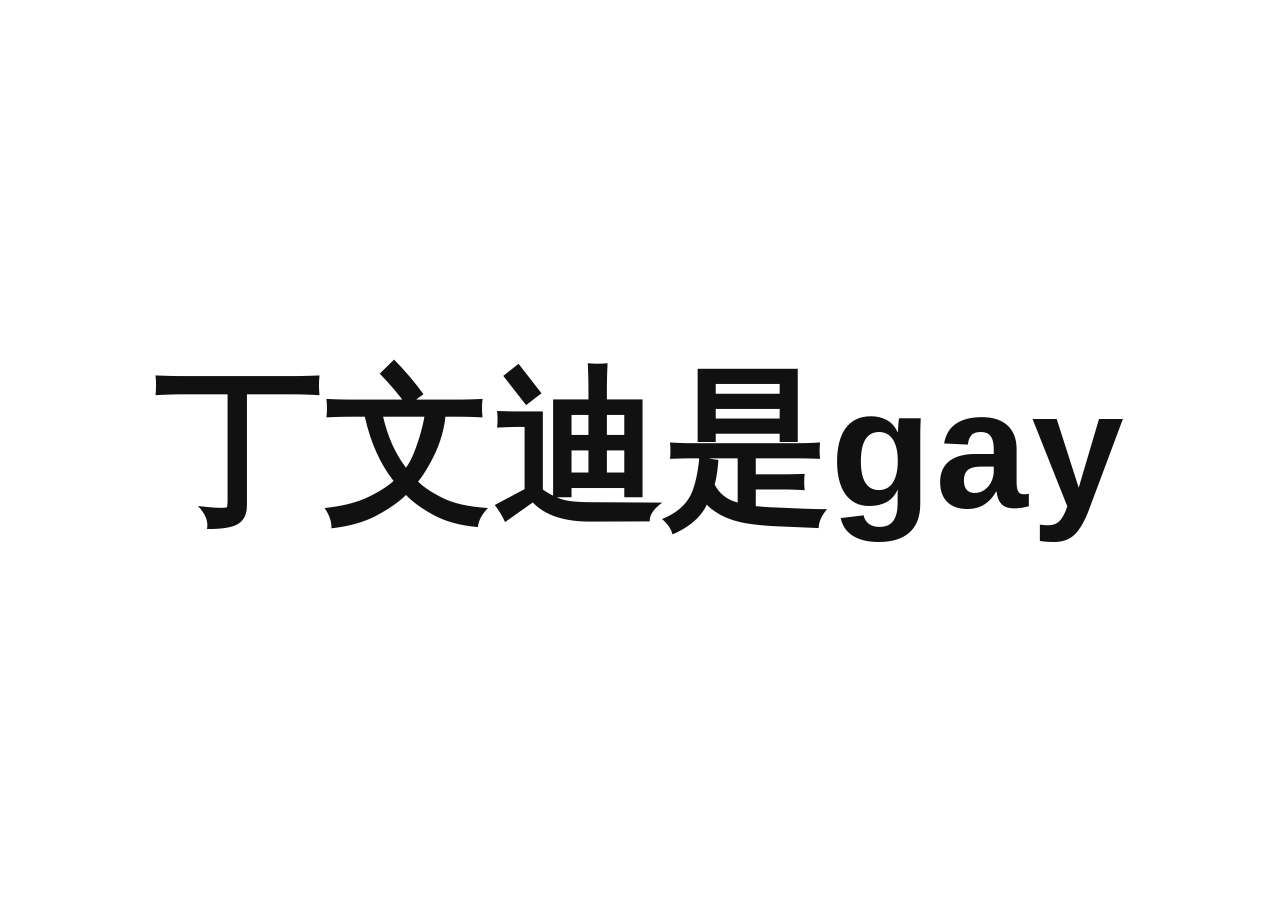
<file: dyd/index.html>
<!DOCTYPE html>
<html lang="zh-CN">
<head>
<meta charset="UTF-8">
<meta name="viewport" content="width=device-width, initial-scale=1.0">
<title>丁文迪是gay</title>
<style>
  * { margin: 0; padding: 0; box-sizing: border-box; }
  html, body { height: 100%; }
  body {
    display: grid;
    place-items: center;
    min-height: 100dvh;
    background: #ffffff;
    font-family: -apple-system, "PingFang SC", "Microsoft YaHei", "Noto Sans SC", sans-serif;
    padding: 24px;
  }
  h1 {
    font-size: clamp(3rem, 13vw, 11rem);
    font-weight: 900;
    color: #111111;
    text-align: center;
    line-height: 1.2;
    letter-spacing: 0.02em;
  }
</style>
</head>
<body>
  <h1>丁文迪是gay</h1>
</body>
</html>
</file>
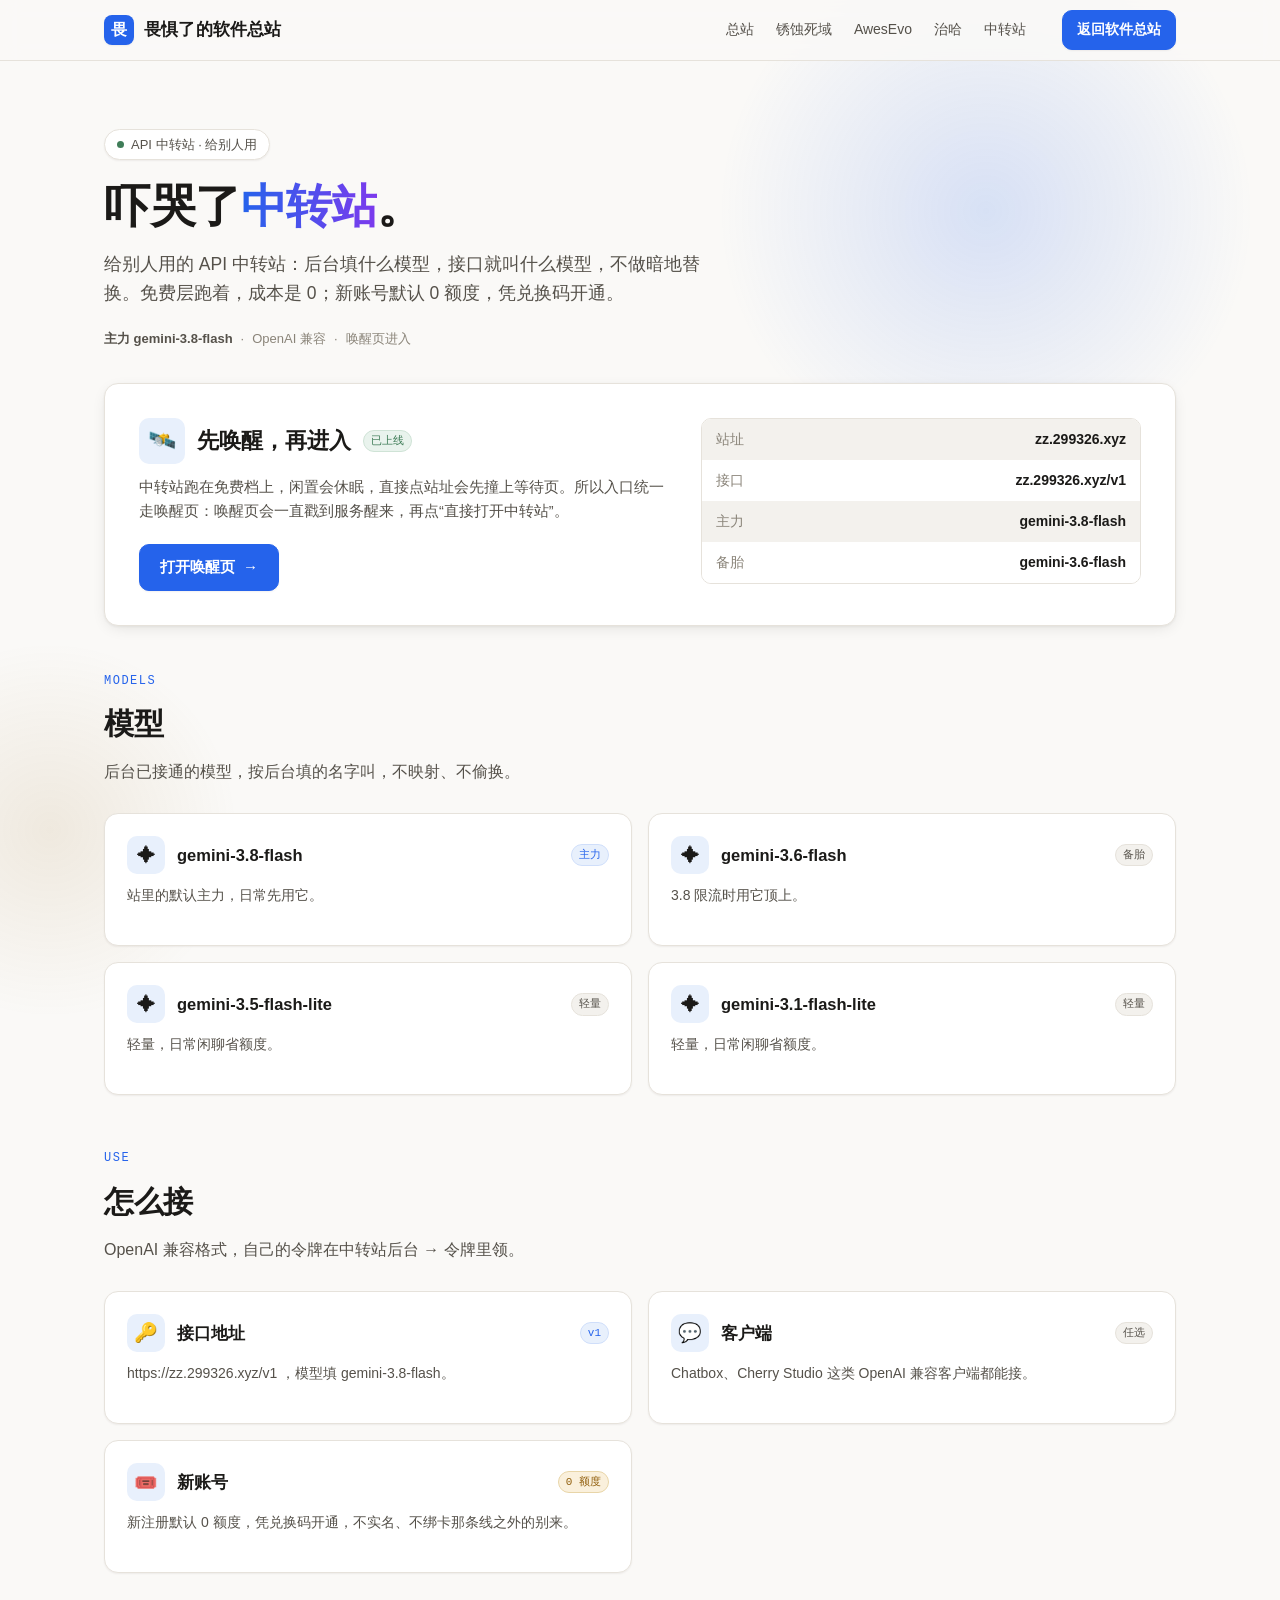
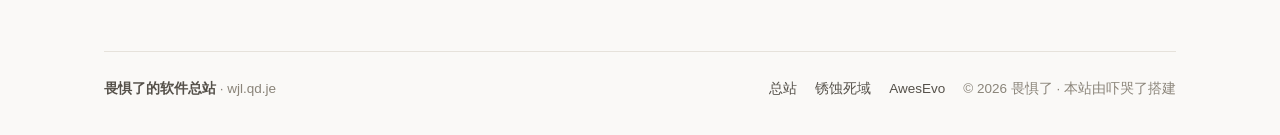
<file: relay/index.html>
<!DOCTYPE html>
<html lang="zh-CN">
<head>
<meta charset="UTF-8">
<meta name="viewport" content="width=device-width, initial-scale=1.0">
<title>吓哭了中转站 — API 中转站</title>
<meta name="description" content="吓哭了中转站：给别人用的 API 中转站，主力 Gemini 3.8-flash，OpenAI 兼容格式，入口走唤醒页。">
<link rel="icon" href="data:image/svg+xml,%3Csvg xmlns='http://www.w3.org/2000/svg' viewBox='0 0 64 64'%3E%3Crect width='64' height='64' rx='14' fill='%232563eb'/%3E%3Ctext x='32' y='45' font-size='34' font-family='sans-serif' font-weight='700' fill='white' text-anchor='middle'%3E%E7%95%8F%3C/text%3E%3C/svg%3E">
<style>
/* 与 AwesEvo 官网同一套设计变量 */
:root{
  --bg:#faf9f7; --panel:#ffffff; --soft:#f3f1ed; --soft-2:#eae7e1;
  --border:#e6e2db; --border-2:#d5cfc6;
  --text:#1b1a18; --text-2:#55514a; --text-3:#8a8479;
  --accent:#2563eb; --accent-hover:#1d4ed8; --accent-soft:#e8f0fc;
  --ok:#3f7d58; --ok-soft:#e9f3ed;
  --shadow-sm:0 1px 2px rgba(28,25,20,.06);
  --shadow:0 4px 16px -4px rgba(28,25,20,.12),0 1px 3px rgba(28,25,20,.06);
  --shadow-lg:0 24px 64px -16px rgba(28,25,20,.28);
  --r-sm:7px; --r:10px; --r-lg:14px;
  --t-fast:120ms; --t-mid:200ms; --t-slow:320ms;
  --ease:cubic-bezier(.2,.8,.2,1);
  --ease-spring:cubic-bezier(.34,1.56,.64,1);
  --mono:ui-monospace,"Cascadia Code","SF Mono",Consolas,"Liberation Mono",monospace;
  --sans:-apple-system,BlinkMacSystemFont,"Segoe UI","PingFang SC","Hiragino Sans GB","Microsoft YaHei",sans-serif;
}
*{box-sizing:border-box;margin:0;padding:0}
html{scroll-behavior:smooth}
body{font-family:var(--sans);background:var(--bg);color:var(--text);font-size:16px;line-height:1.65;-webkit-font-smoothing:antialiased}
a{color:var(--accent);text-decoration:none}
.wrap{max-width:1120px;margin:0 auto;padding:0 24px;position:relative;z-index:1}
body::before{content:"";position:fixed;left:-140px;bottom:-120px;width:380px;height:380px;border-radius:50%;background:radial-gradient(circle,rgba(146,96,15,.10),transparent 70%);pointer-events:none;z-index:0;animation:drift 18s ease-in-out infinite alternate-reverse}
::selection{background:var(--accent-soft)}

/* ---------- 阅读进度条 ---------- */
.progress{position:fixed;top:0;left:0;height:3px;width:0;background:linear-gradient(90deg,var(--accent),#7c3aed);z-index:100}

/* ---------- 导航 ---------- */
.nav{position:sticky;top:0;z-index:50;background:rgba(250,249,247,.88);backdrop-filter:blur(10px);border-bottom:1px solid var(--border);transition:box-shadow var(--t-mid) var(--ease)}
.nav.scrolled{box-shadow:var(--shadow-sm)}
.nav-in{display:flex;align-items:center;gap:28px;height:60px}
.brand{display:flex;align-items:center;gap:10px;color:var(--text);font-weight:700;font-size:17px;letter-spacing:.2px}
.logo{width:30px;height:30px;border-radius:8px;background:var(--accent);color:#fff;display:grid;place-items:center;font-size:16px;font-weight:700;box-shadow:var(--shadow-sm);transition:transform var(--t-mid) var(--ease-spring)}
.brand:hover .logo{transform:rotate(-8deg) scale(1.08)}
.ver{font-family:var(--mono);font-size:11px;font-weight:500;color:var(--accent);background:var(--accent-soft);border:1px solid #cfdefa;padding:1px 7px;border-radius:99px}
.nav-links{display:flex;gap:22px;margin-left:auto}
.nav-links a{color:var(--text-2);font-size:14px;transition:color var(--t-fast) var(--ease);position:relative}
.nav-links a::after{content:"";position:absolute;left:0;bottom:-4px;height:2px;width:100%;background:var(--accent);border-radius:2px;transform:scaleX(0);transform-origin:left;transition:transform var(--t-mid) var(--ease)}
.nav-links a:hover{color:var(--text)}
.nav-links a:hover::after{transform:scaleX(1)}
.nav .btn{white-space:nowrap;flex:none}
.btn{display:inline-flex;align-items:center;gap:8px;background:var(--accent);color:#fff;font-weight:600;font-size:15px;padding:10px 20px;border-radius:var(--r);border:1px solid var(--accent);box-shadow:var(--shadow-sm);transition:all var(--t-fast) var(--ease);cursor:pointer}
.btn:hover{background:var(--accent-hover);border-color:var(--accent-hover);transform:translateY(-2px);box-shadow:var(--shadow-lg)}
.btn{position:relative;overflow:hidden}
.ripple{position:absolute;border-radius:50%;background:rgba(255,255,255,.5);transform:translate(-50%,-50%) scale(0);animation:rip 600ms var(--ease) forwards;pointer-events:none}
@keyframes rip{to{transform:translate(-50%,-50%) scale(4);opacity:0}}
.btn:active{transform:scale(.98)}
.btn.small{padding:7px 14px;font-size:14px}
.btn.ghost{background:var(--panel);color:var(--text);border-color:var(--border-2)}
.btn.ghost:hover{border-color:var(--text-3);background:var(--panel)}
.btn .arr{display:inline-block;transition:transform var(--t-mid) var(--ease-spring)}
.btn:hover .arr{transform:translateX(3px)}

/* ---------- Hero ---------- */
.hero{padding:68px 0 6px;position:relative}
.hero::before{content:"";position:absolute;top:-120px;right:-80px;width:540px;height:540px;border-radius:50%;background:radial-gradient(circle,rgba(37,99,235,.16),transparent 70%);pointer-events:none;animation:drift 14s ease-in-out infinite alternate}
@keyframes drift{from{transform:translate(0,0) scale(1)}to{transform:translate(-40px,30px) scale(1.12)}}
.hero>*{position:relative;z-index:1}
@keyframes rise{from{opacity:0;transform:translateY(34px) scale(.98);filter:blur(6px)}to{opacity:1;transform:none;filter:none}}
@keyframes sweep{0%,100%{background-position:0% 0}50%{background-position:100% 0}}
.hero .eyebrow{animation:rise 700ms var(--ease) both}
.hero h1{animation:rise 700ms var(--ease) 100ms both}
.hero .lede{animation:rise 700ms var(--ease) 200ms both}
.hero .meta-row{animation:rise 700ms var(--ease) 300ms both}
.eyebrow{display:inline-flex;align-items:center;gap:7px;font-size:13px;color:var(--text-2);background:var(--panel);border:1px solid var(--border);border-radius:99px;padding:4px 12px;box-shadow:var(--shadow-sm)}
.eyebrow i{width:7px;height:7px;border-radius:99px;background:var(--ok);display:inline-block;animation:pulse 2.4s ease-in-out infinite}
@keyframes pulse{0%,100%{box-shadow:0 0 0 0 rgba(63,125,88,.35)}50%{box-shadow:0 0 0 5px rgba(63,125,88,0)}}
h1{font-size:46px;line-height:1.16;font-weight:800;letter-spacing:-.5px;margin:20px 0 16px}
h1 .hl{background:linear-gradient(90deg,var(--accent),#7c3aed,var(--accent));background-size:200% 100%;-webkit-background-clip:text;background-clip:text;color:transparent;animation:sweep 6s ease-in-out infinite}
.lede{font-size:17.5px;color:var(--text-2);max-width:36em}
.meta-row{font-size:13px;color:var(--text-3);display:flex;gap:8px;flex-wrap:wrap;align-items:center;margin-top:20px}
.meta-row b{color:var(--text-2);font-weight:600}
.dot-sep{width:3px;height:3px;border-radius:99px;background:var(--border-2)}

/* ---------- 区块 ---------- */
section{padding:46px 0 8px}
.kicker{font-family:var(--mono);font-size:12px;color:var(--accent);letter-spacing:1.5px;text-transform:uppercase}
h2{font-size:30px;font-weight:800;letter-spacing:-.3px;margin:8px 0 10px}
.sub{color:var(--text-2);max-width:44em}

/* ---------- 徽章 ---------- */
.badge{font-family:var(--mono);font-size:11px;font-weight:500;padding:1px 7px;border-radius:99px;border:1px solid;white-space:nowrap;flex:none}
.badge.blue{background:var(--accent-soft);color:var(--accent);border-color:#cfdefa}
.badge.green{background:var(--ok-soft);color:var(--ok);border-color:#cfe3d6}
.badge.amber{background:#faf0dc;color:#92600f;border-color:#e8d5a8}
.badge.gray{background:var(--soft);color:var(--text-2);border-color:var(--border)}

/* ---------- 旗舰卡 ---------- */
.flag{background:var(--panel);border:1px solid var(--border);border-radius:var(--r-lg);box-shadow:var(--shadow);padding:34px;margin-top:28px;display:grid;grid-template-columns:1.2fr 1fr;gap:34px;transition:all var(--t-mid) var(--ease);position:relative;overflow:hidden}
@property --angle{syntax:'<angle>';initial-value:0deg;inherits:false}
@keyframes spin{to{--angle:360deg}}
.flag::before{content:"";position:absolute;inset:-2px;border-radius:16px;padding:2px;background:conic-gradient(from var(--angle),var(--accent),#7c3aed,#e8b84b,var(--accent));-webkit-mask:linear-gradient(#fff 0 0) content-box,linear-gradient(#fff 0 0);-webkit-mask-composite:xor;mask-composite:exclude;opacity:0;transition:opacity var(--t-mid) var(--ease);pointer-events:none}
.flag:hover::before{opacity:1;animation:spin 3s linear infinite}
.flag::after{content:"";position:absolute;inset:0;background:radial-gradient(240px at var(--mx,50%) var(--my,50%),rgba(37,99,235,.08),transparent 70%);opacity:0;transition:opacity var(--t-mid) var(--ease);pointer-events:none}
.flag:hover::after{opacity:1}
.flag:hover{border-color:var(--border-2)}
.flag .f-head{display:flex;align-items:center;gap:12px;margin-bottom:12px}
.flag .ic{width:46px;height:46px;border-radius:var(--r);background:var(--accent-soft);display:grid;place-items:center;font-size:23px;flex:none;transition:transform var(--t-mid) var(--ease-spring)}
.flag:hover .ic{transform:scale(1.18) rotate(-8deg)}
.flag h3{font-size:22px}
.flag p{color:var(--text-2);font-size:14.5px}
.flag .acts{display:flex;gap:12px;flex-wrap:wrap;margin-top:20px}
.spec{border:1px solid var(--border);border-radius:var(--r);overflow:hidden;font-size:14px;align-self:start}
.spec .r{display:flex;justify-content:space-between;padding:9px 14px;background:var(--panel);transition:background var(--t-fast) var(--ease)}
.spec .r:nth-child(odd){background:var(--soft)}
.spec .r:hover{background:var(--accent-soft)}
.spec .r span:first-child{color:var(--text-3)}
.spec .r span:last-child{font-weight:600}

/* ---------- 项目卡 ---------- */
.cards{display:grid;grid-template-columns:repeat(2,1fr);gap:16px;margin-top:28px}
.card{background:var(--panel);border:1px solid var(--border);border-radius:var(--r-lg);padding:22px;box-shadow:var(--shadow-sm);transition:all var(--t-mid) var(--ease);display:flex;flex-direction:column;position:relative;overflow:hidden}
.card::after{content:"";position:absolute;inset:0;background:radial-gradient(240px at var(--mx,50%) var(--my,50%),rgba(37,99,235,.08),transparent 70%);opacity:0;transition:opacity var(--t-mid) var(--ease);pointer-events:none}
.card:hover::after{opacity:1}
.card:hover{transform:translateY(-3px);box-shadow:var(--shadow);border-color:var(--border-2)}
.card .c-head{display:flex;align-items:flex-start;gap:12px;margin-bottom:10px}
.card .ic{width:38px;height:38px;border-radius:var(--r);background:var(--accent-soft);display:grid;place-items:center;font-size:19px;flex:none;transition:transform var(--t-mid) var(--ease-spring)}
.card:hover .ic{transform:scale(1.18) rotate(-8deg)}
.card h3{font-size:16.5px;line-height:38px}
.card .c-head .badge{margin-left:auto;margin-top:8px}
.card p{font-size:14px;color:var(--text-2);flex:1}
.card .acts{display:flex;gap:10px;flex-wrap:wrap;margin-top:16px}
.soon{font-size:13px;color:var(--text-3);padding:7px 0}

/* ---------- 页脚 ---------- */
footer{margin-top:70px;border-top:1px solid var(--border);padding:26px 0 34px;color:var(--text-3);font-size:13.5px}
.foot-in{display:flex;gap:18px;flex-wrap:wrap;align-items:center}
.foot-in .sp{flex:1}
.foot-in a{color:var(--text-2)}
.foot-in a:hover{color:var(--text)}
.foot-in a.egg{color:var(--text-3);font-size:12px;opacity:.65}
.foot-in a.egg:hover{opacity:1;color:var(--text-2)}

/* ---------- 动画 ---------- */
.reveal{opacity:0;transform:translateY(28px) scale(.97);transition:opacity var(--t-slow) var(--ease),transform var(--t-slow) var(--ease)}
.reveal.in{opacity:1;transform:none}
.cards .card:nth-child(1){transition-delay:0ms}
.cards .card:nth-child(2){transition-delay:90ms}
.cards .card:nth-child(3){transition-delay:180ms}
.cards .card:nth-child(4){transition-delay:270ms}
.cards .card.reveal.in:hover{transform:perspective(900px) rotateX(var(--rx,0deg)) rotateY(var(--ry,0deg)) translateY(-4px)}

/* ---------- 响应式 ---------- */
@media (max-width:960px){
  h1{font-size:36px}
  .flag{grid-template-columns:1fr}
}
@media (max-width:600px){
  .nav-links{display:none}
  .ver{display:none}
  .cards{grid-template-columns:1fr}
  h1{font-size:31px}
  .hero{padding-top:44px}
}
@media (prefers-reduced-motion:reduce){
  *,*::before,*::after{animation-duration:.01ms!important;transition-duration:.01ms!important;scroll-behavior:auto!important}
  .reveal{opacity:1;transform:none}
  .hero>*{animation:none;opacity:1;transform:none}
  .hero::before{display:none}
}
</style>
</head>
<body>
<div class="progress" id="progress"></div>
<header class="nav" id="topnav">
  <div class="wrap nav-in">
    <a class="brand" href="/"><span class="logo">畏</span>畏惧了的软件总站</a>
    <nav class="nav-links">
      <a href="/">总站</a>
      <a href="/xiushi/">锈蚀死域</a>
      <a href="/awesevo/">AwesEvo</a>
      <a href="/zhihha/">治哈</a>
      <a href="/relay/">中转站</a>
    </nav>
    <a class="btn small" href="/" style="margin-left:8px">返回软件总站</a>
  </div>
</header>
<div class="wrap">
  <div class="hero">
    <span class="eyebrow"><i></i>API 中转站 · 给别人用</span>
    <h1>吓哭了<span class="hl">中转站</span>。</h1>
    <p class="lede">给别人用的 API 中转站：后台填什么模型，接口就叫什么模型，不做暗地替换。免费层跑着，成本是 0；新账号默认 0 额度，凭兑换码开通。</p>
    <div class="meta-row"><span><b>主力 gemini-3.8-flash</b></span> · <span>OpenAI 兼容</span> · <span>唤醒页进入</span></div>
  </div>
  <div class="flag reveal"><div><div class="f-head"><div class="ic">🛰️</div><h3>先唤醒，再进入</h3><span class="badge green">已上线</span></div><p>中转站跑在免费档上，闲置会休眠，直接点站址会先撞上等待页。所以入口统一走唤醒页：唤醒页会一直戳到服务醒来，再点“直接打开中转站”。</p><div class="acts"><a class="btn" href="https://299326.xyz/wake.html">打开唤醒页 <span class="arr">→</span></a></div></div><div class="spec"><div class="r"><span>站址</span><span>zz.299326.xyz</span></div><div class="r"><span>接口</span><span>zz.299326.xyz/v1</span></div><div class="r"><span>主力</span><span>gemini-3.8-flash</span></div><div class="r"><span>备胎</span><span>gemini-3.6-flash</span></div></div></div><section>
    <div class="reveal"><div class="kicker">Models</div><h2>模型</h2><p class="sub">后台已接通的模型，按后台填的名字叫，不映射、不偷换。</p></div>
    <div class="cards"><div class="card reveal"><div class="c-head"><div class="ic">✦</div><h3>gemini-3.8-flash</h3><span class="badge blue">主力</span></div><p>站里的默认主力，日常先用它。</p><div class="acts"></div></div><div class="card reveal"><div class="c-head"><div class="ic">✦</div><h3>gemini-3.6-flash</h3><span class="badge gray">备胎</span></div><p>3.8 限流时用它顶上。</p><div class="acts"></div></div><div class="card reveal"><div class="c-head"><div class="ic">✦</div><h3>gemini-3.5-flash-lite</h3><span class="badge gray">轻量</span></div><p>轻量，日常闲聊省额度。</p><div class="acts"></div></div><div class="card reveal"><div class="c-head"><div class="ic">✦</div><h3>gemini-3.1-flash-lite</h3><span class="badge gray">轻量</span></div><p>轻量，日常闲聊省额度。</p><div class="acts"></div></div></div>
  </section><section>
    <div class="reveal"><div class="kicker">Use</div><h2>怎么接</h2><p class="sub">OpenAI 兼容格式，自己的令牌在中转站后台 → 令牌里领。</p></div>
    <div class="cards"><div class="card reveal"><div class="c-head"><div class="ic">🔑</div><h3>接口地址</h3><span class="badge blue">v1</span></div><p>https://zz.299326.xyz/v1 ，模型填 gemini-3.8-flash。</p><div class="acts"></div></div><div class="card reveal"><div class="c-head"><div class="ic">💬</div><h3>客户端</h3><span class="badge gray">任选</span></div><p>Chatbox、Cherry Studio 这类 OpenAI 兼容客户端都能接。</p><div class="acts"></div></div><div class="card reveal"><div class="c-head"><div class="ic">🎟️</div><h3>新账号</h3><span class="badge amber">0 额度</span></div><p>新注册默认 0 额度，凭兑换码开通，不实名、不绑卡那条线之外的别来。</p><div class="acts"></div></div></div>
  </section>
  <footer>
    <div class="foot-in">
      <span><b style="color:var(--text-2)">畏惧了的软件总站</b> · wjl.qd.je</span>
      <span class="sp"></span>
      <a href="/">总站</a>
      <a href="/xiushi/">锈蚀死域</a>
      <a href="/awesevo/">AwesEvo</a>
      <span>© <span id="yr">2026</span> 畏惧了 · 本站由吓哭了搭建</span>
    </div>
  </footer>
</div>
<script>
document.getElementById('yr').textContent = new Date().getFullYear();
var nav = document.getElementById('topnav');
var bar = document.getElementById('progress');
addEventListener('scroll', function(){
  nav.classList.toggle('scrolled', scrollY > 8);
  var h = document.documentElement.scrollHeight - innerHeight;
  bar.style.width = (h > 0 ? (scrollY / h * 100) : 0) + '%';
}, {passive:true});
(function(){
  var els = document.querySelectorAll('.reveal');
  if (!('IntersectionObserver' in window)) { els.forEach(function(e){ e.classList.add('in'); }); return; }
  var io = new IntersectionObserver(function(es){
    es.forEach(function(en){ if (en.isIntersecting) { en.target.classList.add('in'); io.unobserve(en.target); } });
  }, {threshold: .12});
  els.forEach(function(e){ io.observe(e); });
})();
</script>
</body>
</html>
</file>
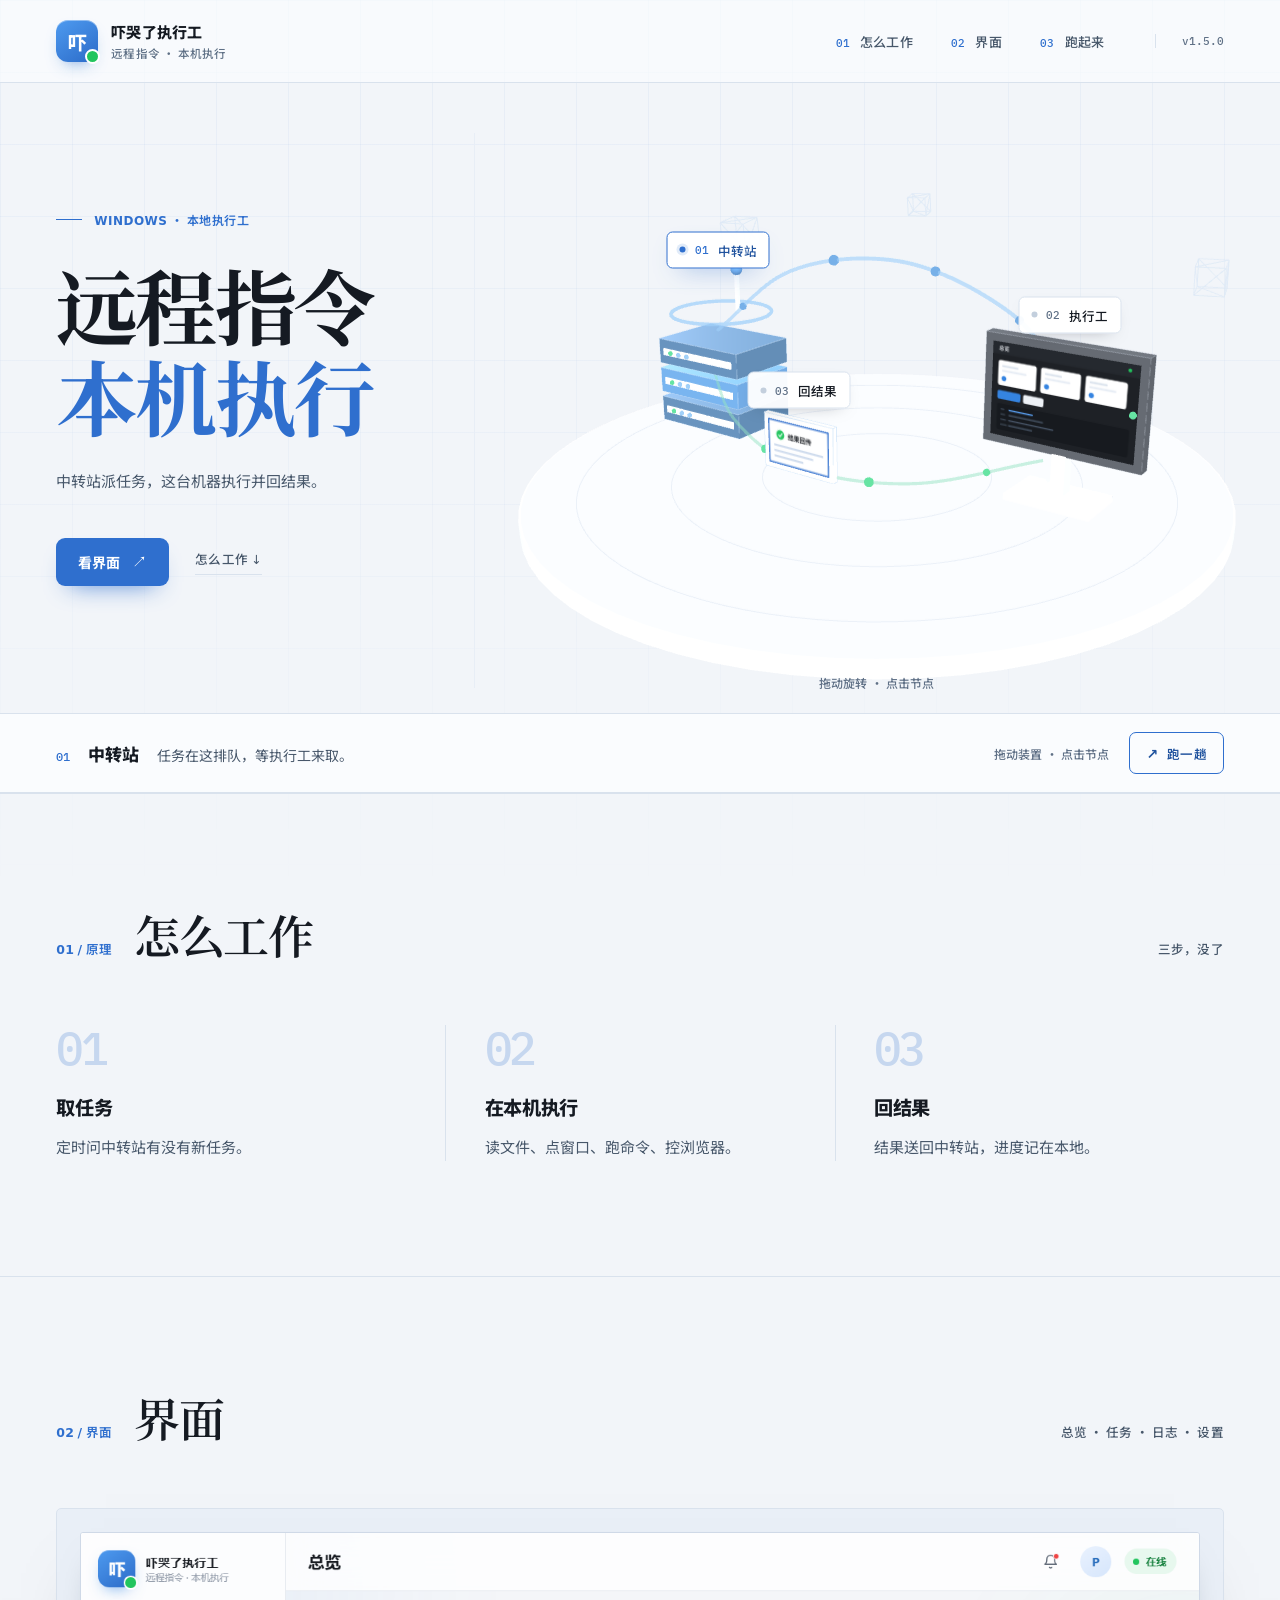
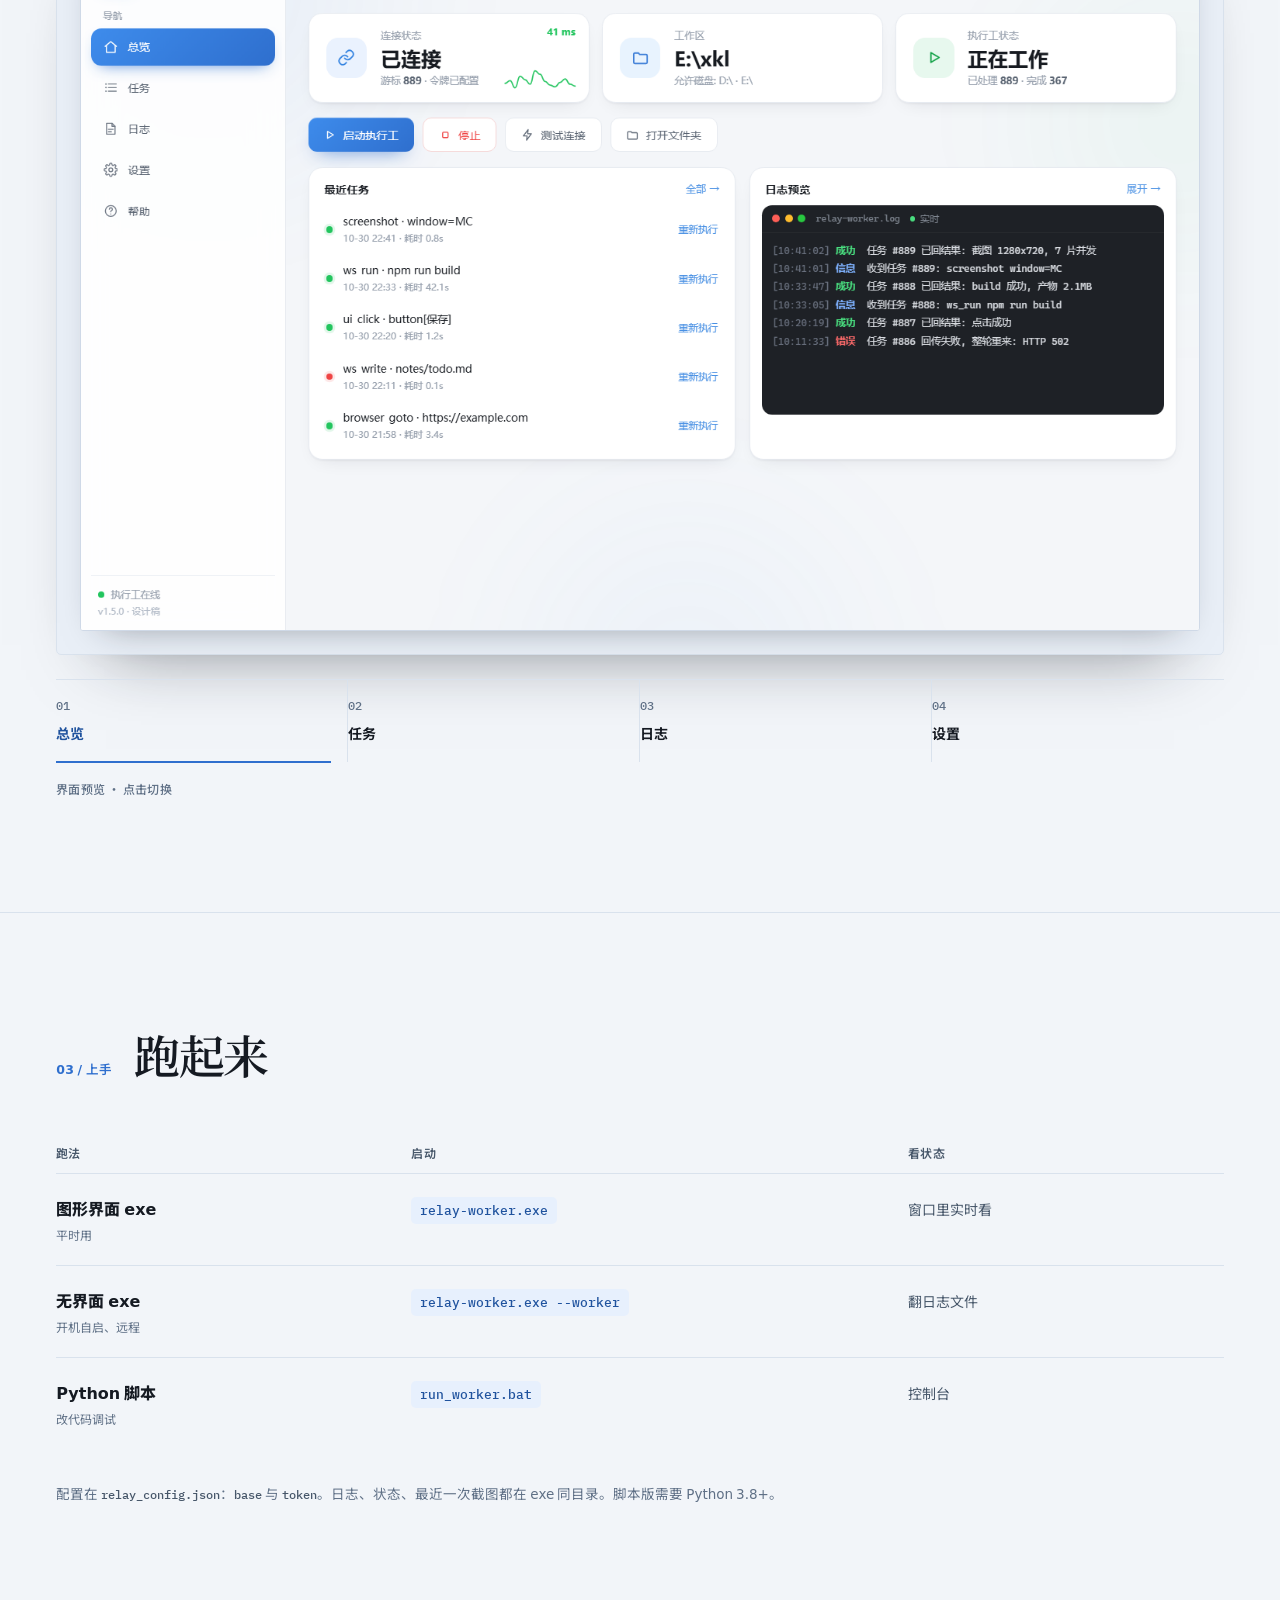
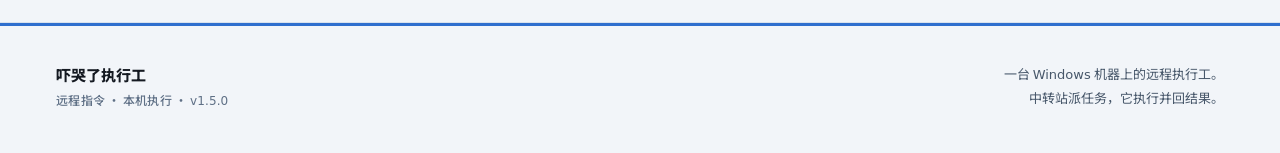
<file: worker/index.html>
<!doctype html>
<html lang="zh-CN">
<head>
<meta charset="utf-8">
<meta name="viewport" content="width=device-width, initial-scale=1">
<title>吓哭了执行工 · 远程指令，本机执行</title>
<meta name="description" content="一台 Windows 机器上的远程执行工。中转站派任务，它执行并回结果。">
<link rel="icon" href="data:image/svg+xml,%3Csvg xmlns='http://www.w3.org/2000/svg' viewBox='0 0 32 32'%3E%3Crect width='32' height='32' rx='8' fill='%232F6FCE'/%3E%3Ccircle cx='24' cy='24' r='4' fill='%2322C55E'/%3E%3C/svg%3E">
<style>
@font-face{font-family:"Plex Mono";src:url("fonts/plex-mono-500.woff2") format("woff2");font-weight:500;font-display:swap}
@font-face{font-family:"Noto SC";src:url("fonts/noto-sans-sc.woff2") format("woff2");font-weight:100 900;font-display:swap}
@font-face{font-family:"Noto Serif SC";src:url("fonts/noto-serif-sc.woff2") format("woff2");font-weight:200 900;font-display:swap}

:root{
  --paper:#F2F5F9;
  --paper-2:#FAFCFE;
  --white:#FFFFFF;
  --ink:#151A22;
  --ink-2:#47576A;
  --muted:#5F7086;
  --line:#D9E2ED;
  --line-soft:#E8EEF6;
  --blue:#2F6FCE;
  --blue-d:#20539E;
  --blue-l:#5AA0F2;
  --blue-bg:#E7F0FD;
  --green:#15803D;
  --sans:"Noto SC","PingFang SC","Microsoft YaHei UI",system-ui,sans-serif;
  --serif:"Noto Serif SC","Songti SC","SimSun",serif;
  --mono:"Plex Mono","Noto SC",ui-monospace,"Cascadia Mono",Consolas,monospace;
  --ease:cubic-bezier(.22,1,.36,1);
  --gut:clamp(20px,4.4vw,72px);
}
*{box-sizing:border-box;margin:0;padding:0}
html{scroll-behavior:smooth}
body{background:var(--paper);color:var(--ink);font-family:var(--sans);-webkit-font-smoothing:antialiased;overflow-x:hidden}
a{color:inherit;text-decoration:none}
button{font:inherit;color:inherit;background:none;border:0;cursor:pointer}
::selection{background:rgba(47,111,206,.2)}
:focus-visible{outline:2px solid var(--blue);outline-offset:4px}

/* ---------- 图纸底纹 ---------- */
.grid-bg{position:fixed;inset:0;z-index:0;pointer-events:none;
  background-image:linear-gradient(to right,rgba(47,111,206,.055) 1px,transparent 1px),
                   linear-gradient(to bottom,rgba(47,111,206,.055) 1px,transparent 1px);
  background-size:72px 72px;
  mask-image:linear-gradient(to bottom,#000 0,rgba(0,0,0,.55) 60%,transparent 100%);
  -webkit-mask-image:linear-gradient(to bottom,#000 0,rgba(0,0,0,.55) 60%,transparent 100%)}

/* ---------- 页眉 ---------- */
.masthead{position:relative;z-index:3;display:flex;align-items:center;gap:clamp(20px,4vw,64px);
  padding:20px var(--gut);border-bottom:1px solid var(--line);background:rgba(250,252,254,.72)}
.brand{display:flex;align-items:center;gap:13px;flex:0 0 auto}
.mark{position:relative;width:42px;height:42px;border-radius:12px;display:grid;place-items:center;
  background:linear-gradient(145deg,#4E9BF0,#2C6BC8);color:#fff;font-size:19px;font-weight:800;
  box-shadow:0 8px 18px -10px rgba(47,111,206,.9),inset 0 1px 0 rgba(255,255,255,.4)}
.mark::after{content:"";position:absolute;right:-2px;bottom:-2px;width:11px;height:11px;border-radius:50%;
  background:#22C55E;border:2px solid var(--white)}
.brand-txt strong{display:block;font-size:15px;font-weight:800;letter-spacing:.01em}
.brand-txt span{display:block;margin-top:3px;font-family:var(--sans);font-size:11.5px;font-weight:500;color:var(--muted);letter-spacing:.01em}
.topnav{margin-left:auto;display:flex;align-items:center;gap:clamp(16px,3vw,40px)}
.topnav a{font-family:var(--sans);font-size:13px;font-weight:500;color:var(--ink-2);letter-spacing:.01em;padding:8px 0;position:relative;white-space:nowrap}
.topnav a i{font-style:normal;font-family:var(--mono);font-size:11px;color:var(--blue);margin-right:7px}
.topnav a::after{content:"";position:absolute;left:0;right:0;bottom:2px;height:1px;background:var(--blue);transform:scaleX(0);transform-origin:left;transition:transform .45s var(--ease)}
.topnav a:hover::after{transform:scaleX(1)}
.ver{font-family:var(--mono);font-size:11px;color:var(--muted);border-left:1px solid var(--line);padding-left:clamp(16px,2vw,28px)}

/* ---------- 首屏 ---------- */
.hero{position:relative;z-index:1;display:grid;grid-template-columns:minmax(300px,37%) 1fr;
  min-height:clamp(620px,78vh,860px);border-bottom:1px solid var(--line)}
.hero-copy{position:relative;z-index:2;display:flex;flex-direction:column;justify-content:center;
  padding:clamp(48px,6vw,96px) clamp(24px,3vw,48px) clamp(48px,6vw,96px) var(--gut)}
.eyebrow{display:flex;align-items:center;gap:12px;font-family:var(--sans);font-size:12px;font-weight:600;letter-spacing:.04em;color:var(--blue)}
.eyebrow::before{content:"";width:26px;height:1px;background:var(--blue)}
h1{font-family:var(--serif);font-size:clamp(3.1rem,6.4vw,6.6rem);font-weight:700;line-height:1.12;
  letter-spacing:-.035em;margin:30px 0 26px}
h1 em{font-style:normal;color:var(--blue);display:block}
.lede{font-size:clamp(15px,1.16vw,17px);line-height:1.9;color:var(--ink-2);max-width:25ch}
.hero-actions{display:flex;align-items:center;gap:26px;margin-top:42px;flex-wrap:wrap}
.btn-main{display:inline-flex;align-items:center;gap:12px;padding:14px 22px;border-radius:9px;
  background:var(--blue);color:#fff;font-size:14px;font-weight:700;
  box-shadow:0 12px 24px -14px rgba(47,111,206,.9);transition:transform .4s var(--ease),background .3s,box-shadow .4s}
.btn-main:hover{transform:translateY(-2px);background:var(--blue-d);box-shadow:0 18px 30px -16px rgba(47,111,206,1)}
.btn-main span{font-family:var(--mono);font-size:15px;font-weight:400}
.btn-text{font-family:var(--sans);font-size:12.5px;font-weight:500;letter-spacing:.01em;color:var(--ink-2);border-bottom:1px solid var(--line);padding-bottom:6px;transition:color .3s,border-color .3s}
.btn-text:hover{color:var(--blue);border-color:var(--blue)}

/* ---------- 3D 舞台 ---------- */
.stage{position:relative;min-height:clamp(560px,70vh,820px);overflow:hidden}
.stage::before{content:"";position:absolute;inset:8% 2% 4% 0;border-left:1px solid var(--line-soft);pointer-events:none}
#scene{position:absolute;inset:0;width:100%;height:100%;display:block;cursor:grab;touch-action:pan-y}
#scene.grabbing{cursor:grabbing}
.node-tag{position:absolute;z-index:4;transform:translate(-50%,-50%);display:flex;align-items:center;gap:9px;
  padding:8px 12px;border:1px solid var(--line);border-radius:6px;background:rgba(255,255,255,.95);
  font-family:var(--sans);font-size:12.5px;font-weight:500;color:var(--ink);white-space:nowrap;
  box-shadow:0 6px 18px -12px rgba(21,26,34,.5);transition:border-color .35s var(--ease),color .35s,box-shadow .35s,transform .35s var(--ease)}
.node-tag b{font-family:var(--mono);font-size:11px;font-weight:500;color:var(--muted)}
.node-tag .pip{width:6px;height:6px;border-radius:50%;background:#C3CFDD;transition:background .35s,box-shadow .35s}
.node-tag:hover{border-color:var(--blue-l);transform:translate(-50%,-50%) translateY(-2px)}
.node-tag.on{border-color:var(--blue);color:var(--blue-d);box-shadow:0 10px 26px -14px rgba(47,111,206,.8)}
.node-tag.on b{color:var(--blue)}
.node-tag.on .pip{background:var(--blue);box-shadow:0 0 0 3px rgba(47,111,206,.14)}
.stage-hint{position:absolute;left:0;right:0;bottom:22px;z-index:3;text-align:center;
  font-family:var(--sans);font-size:12px;font-weight:500;letter-spacing:.01em;color:var(--muted);pointer-events:none}
/* WebGL 不可用时的静态替身 */
.fallback{position:absolute;inset:0;display:none;align-items:center;justify-content:center;gap:clamp(18px,5vw,80px)}
.fallback.show{display:flex}
.fb-node{width:clamp(90px,13vw,170px);height:clamp(90px,13vw,170px);border:1px solid var(--line);border-radius:10px;
  background:linear-gradient(150deg,#fff,#E9F0FA);box-shadow:0 20px 40px -28px rgba(21,26,34,.5);
  display:grid;place-items:center;font-family:var(--sans);font-size:12px;font-weight:500;color:var(--muted)}
.fb-node.mid{width:clamp(50px,7vw,90px);height:clamp(50px,7vw,90px);border-radius:50%;border-color:var(--blue-l)}

.hud{position:relative;z-index:3;grid-column:1/-1;display:flex;align-items:center;gap:24px;justify-content:space-between;
  padding:18px var(--gut);background:var(--paper-2);border-top:1px solid var(--line);border-bottom:1px solid var(--line)}
.hud-live{display:flex;align-items:baseline;gap:18px;min-width:0}
.hud-no{font-family:var(--mono);font-size:12px;color:var(--blue)}
.hud-name{font-size:17px;font-weight:800;white-space:nowrap}
.hud-desc{font-size:14px;color:var(--ink-2);white-space:nowrap;overflow:hidden;text-overflow:ellipsis}
.hud-right{display:flex;align-items:center;gap:20px;flex:0 0 auto}
.hud-tip{font-family:var(--sans);font-size:12px;font-weight:500;letter-spacing:.01em;color:var(--muted)}
.run-btn{display:inline-flex;align-items:center;gap:9px;padding:10px 16px;border:1px solid var(--blue);border-radius:7px;
  font-family:var(--sans);font-size:12.5px;font-weight:600;letter-spacing:.01em;color:var(--blue-d);transition:background .3s,color .3s,transform .3s var(--ease)}
.run-btn:hover{background:var(--blue);color:#fff;transform:translateY(-1px)}
.run-btn[disabled]{opacity:.55;cursor:default;transform:none}
.run-btn .arw{font-size:14px}

/* ---------- 通用区块 ---------- */
.section{position:relative;z-index:1;padding:clamp(72px,9vw,140px) var(--gut);border-bottom:1px solid var(--line)}
.sec-head{display:flex;align-items:baseline;gap:22px;margin-bottom:clamp(40px,5vw,72px);flex-wrap:wrap}
.sec-no{font-family:var(--sans);font-size:12.5px;font-weight:600;color:var(--blue);letter-spacing:.02em}
.sec-head h2{font-family:var(--serif);font-size:clamp(2rem,3.6vw,3.4rem);font-weight:600;letter-spacing:-.03em;line-height:1.12}
.sec-head p{margin-left:auto;font-family:var(--sans);font-size:12.5px;font-weight:500;letter-spacing:.01em;color:var(--ink-2)}

/* ---------- 原理 ---------- */
.steps{display:grid;grid-template-columns:repeat(3,1fr);list-style:none}
.steps li{padding:0 clamp(18px,3vw,52px);border-left:1px solid var(--line)}
.steps li:first-child{padding-left:0;border-left:0}
.step-no{display:block;font-family:var(--mono);font-size:clamp(2.4rem,3.6vw,3.6rem);line-height:1;
  color:#C6D7EF;letter-spacing:-.08em;transition:color .5s var(--ease)}
.steps li:hover .step-no{color:var(--blue)}
.steps h3{margin:22px 0 12px;font-size:clamp(1.15rem,1.5vw,1.45rem);font-weight:800;letter-spacing:-.02em}
.steps p{font-size:15px;line-height:1.85;color:var(--ink-2);max-width:22ch}

/* ---------- 界面 ---------- */
.shot-frame{background:#E9EFF7;border:1px solid var(--line);border-radius:5px;padding:clamp(12px,1.8vw,26px);
  box-shadow:0 40px 70px -50px rgba(21,26,34,.55)}
.shot-frame img{display:block;width:100%;aspect-ratio:16/10;object-fit:cover;object-position:top left;
  background:#fff;border:1px solid #CFD9E7;border-radius:3px;box-shadow:0 16px 36px -24px rgba(21,26,34,.5)}
.shot-tabs{display:grid;grid-template-columns:repeat(4,1fr);margin-top:24px;border-top:1px solid var(--line)}
.shot-tab{text-align:left;padding:18px 16px 18px 0;border-right:1px solid var(--line);position:relative;
  transition:color .3s}
.shot-tab:last-child{border-right:0}
.shot-tab span{display:block;font-family:var(--mono);font-size:11.5px;color:var(--muted);margin-bottom:7px}
.shot-tab strong{font-size:14px;font-weight:700}
.shot-tab::after{content:"";position:absolute;left:0;right:16px;bottom:-1px;height:2px;background:var(--blue);
  transform:scaleX(0);transform-origin:left;transition:transform .45s var(--ease)}
.shot-tab:hover{color:var(--blue)}
.shot-tab.on{color:var(--blue-d)}
.shot-tab.on::after{transform:scaleX(1)}
.shot-cap{margin-top:18px;font-family:var(--sans);font-size:12px;font-weight:500;letter-spacing:.01em;color:var(--muted)}

/* ---------- 跑起来 ---------- */
.run-head,.run-row{display:grid;grid-template-columns:1.05fr 1.5fr 1fr;gap:24px;align-items:baseline}
.run-head{padding-bottom:12px;font-family:var(--sans);font-size:12px;font-weight:600;letter-spacing:.01em;color:var(--ink-2)}
.run-row{padding:22px 0;border-top:1px solid var(--line)}
.run-name{font-size:16px;font-weight:800}
.run-name small{display:block;margin-top:6px;font-size:12px;font-weight:400;color:var(--muted)}
.run-cmd{font-family:var(--mono);font-size:13px;color:var(--blue-d);word-break:break-all}
.run-cmd b{display:inline-block;background:var(--blue-bg);padding:5px 9px;border-radius:5px;font-weight:500}
.run-see{font-size:14px;line-height:1.7;color:var(--ink-2)}
.run-note{margin-top:32px;font-size:13.5px;line-height:1.9;color:var(--muted);max-width:70ch}
.run-note code{font-family:var(--mono);font-size:12px;color:var(--ink-2)}

/* ---------- 页脚 ---------- */
footer{position:relative;z-index:1;display:flex;align-items:center;justify-content:space-between;gap:24px;flex-wrap:wrap;
  padding:36px var(--gut) 44px;border-top:3px solid var(--blue)}
footer .f-brand{font-size:15px;font-weight:800}
footer .f-sub{margin-top:6px;font-family:var(--sans);font-size:12px;font-weight:500;color:var(--muted);letter-spacing:.01em}
footer .f-right{font-size:13px;line-height:1.8;color:var(--ink-2);text-align:right}

/* ---------- 入场 ---------- */
.reveal{transition:opacity .85s var(--ease),transform .85s var(--ease)}
.has-reveal .reveal:not(.in){opacity:0;transform:translateY(20px)}
.reveal.d1{transition-delay:.08s}.reveal.d2{transition-delay:.16s}.reveal.d3{transition-delay:.24s}

/* ---------- 响应式 ---------- */
@media(max-width:1000px){
  .hero{grid-template-columns:1fr;min-height:0}
  .hero-copy{padding:clamp(48px,8vw,80px) var(--gut) 8px}
  h1{font-size:clamp(3rem,10vw,5.4rem)}
  .stage{min-height:clamp(400px,58vw,560px)}
  .topnav{gap:16px}.ver{display:none}
}
@media(max-width:680px){
  .masthead{flex-wrap:wrap;gap:12px;padding-top:16px;padding-bottom:12px}
  .topnav{width:100%;margin-left:0;justify-content:space-between;gap:8px;
    padding-top:10px;border-top:1px solid var(--line-soft)}
  .topnav a{font-size:12px}
  .hud{flex-direction:column;align-items:flex-start;gap:14px}
  .hud-live{flex-wrap:wrap;gap:8px 14px}
  .hud-desc{white-space:normal;font-size:13px}
  .hud-right{width:100%;justify-content:space-between}
  .steps{grid-template-columns:1fr}
  .steps li{padding:26px 0 26px 22px;border-left:1px solid var(--line);border-bottom:1px solid var(--line-soft)}
  .steps li:first-child{padding-left:22px;border-left:1px solid var(--line)}
  .steps h3{margin:12px 0 8px}
  .shot-tabs{grid-template-columns:repeat(2,1fr)}
  .shot-tab:nth-child(2){border-right:0}
  .shot-tab:nth-child(-n+2){border-bottom:1px solid var(--line)}
  .run-head{display:none}
  .run-row{grid-template-columns:1fr;gap:10px}
  footer .f-right{text-align:left}
}
@media(prefers-reduced-motion:reduce){
  html{scroll-behavior:auto}
  .reveal,.has-reveal .reveal:not(.in){opacity:1;transform:none;transition:none}
  *{animation-duration:.01ms!important;transition-duration:.01ms!important}
}
</style>
</head>
<body>
<div class="grid-bg" aria-hidden="true"></div>

<header class="masthead">
  <div class="brand">
    <div class="mark" aria-hidden="true">吓</div>
    <div class="brand-txt"><strong>吓哭了执行工</strong><span>远程指令 · 本机执行</span></div>
  </div>
  <nav class="topnav" aria-label="页面导航">
    <a href="#how"><i>01</i> 怎么工作</a>
    <a href="#ui"><i>02</i> 界面</a>
    <a href="#run"><i>03</i> 跑起来</a>
  </nav>
  <div class="ver">v1.5.0</div>
</header>

<main>
  <!-- ================= 首屏 ================= -->
  <section class="hero" id="top">
    <div class="hero-copy">
      <p class="eyebrow">WINDOWS · 本地执行工</p>
      <h1>远程指令<em>本机执行</em></h1>
      <p class="lede">中转站派任务，这台机器执行并回结果。</p>
      <div class="hero-actions">
        <a class="btn-main" href="#ui">看界面 <span>↗</span></a>
        <a class="btn-text" href="#how">怎么工作 ↓</a>
      </div>
    </div>

    <div class="stage" id="stage">
      <canvas id="scene" aria-label="可拖动旋转的三维示意图：中转站、执行工、回结果" role="img"></canvas>
      <div class="fallback" id="fallback" aria-hidden="true">
        <div class="fb-node">中转站</div><div class="fb-node mid">→</div><div class="fb-node">执行工</div>
      </div>
      <button class="node-tag" data-node="0" type="button"><span class="pip"></span><b>01</b> 中转站</button>
      <button class="node-tag" data-node="1" type="button"><span class="pip"></span><b>02</b> 执行工</button>
      <button class="node-tag" data-node="2" type="button"><span class="pip"></span><b>03</b> 回结果</button>
      <p class="stage-hint">拖动旋转 · 点击节点</p>
    </div>

    <div class="hud">
      <div class="hud-live" aria-live="polite">
        <span class="hud-no" id="hudNo">01</span>
        <span class="hud-name" id="hudName">中转站</span>
        <span class="hud-desc" id="hudDesc">任务在这排队，等执行工来取。</span>
      </div>
      <div class="hud-right">
        <span class="hud-tip">拖动装置 · 点击节点</span>
        <button class="run-btn" id="runBtn" type="button"><span class="arw">↗</span> 跑一趟</button>
      </div>
    </div>
  </section>

  <!-- ================= 原理 ================= -->
  <section class="section" id="how">
    <div class="sec-head reveal"><span class="sec-no">01 / 原理</span><h2>怎么工作</h2><p>三步，没了</p></div>
    <ol class="steps">
      <li class="reveal d1"><span class="step-no">01</span><h3>取任务</h3><p>定时问中转站有没有新任务。</p></li>
      <li class="reveal d2"><span class="step-no">02</span><h3>在本机执行</h3><p>读文件、点窗口、跑命令、控浏览器。</p></li>
      <li class="reveal d3"><span class="step-no">03</span><h3>回结果</h3><p>结果送回中转站，进度记在本地。</p></li>
    </ol>
  </section>

  <!-- ================= 界面 ================= -->
  <section class="section" id="ui">
    <div class="sec-head reveal"><span class="sec-no">02 / 界面</span><h2>界面</h2><p>总览 · 任务 · 日志 · 设置</p></div>
    <div class="reveal">
      <div class="shot-frame">
        <img id="shot" src="assets/ui-overview.png" alt="执行工界面 · 总览">
      </div>
      <div class="shot-tabs" id="shotTabs">
        <button class="shot-tab on" data-shot="overview" type="button"><span>01</span><strong>总览</strong></button>
        <button class="shot-tab" data-shot="tasks" type="button"><span>02</span><strong>任务</strong></button>
        <button class="shot-tab" data-shot="logs" type="button"><span>03</span><strong>日志</strong></button>
        <button class="shot-tab" data-shot="settings" type="button"><span>04</span><strong>设置</strong></button>
      </div>
      <p class="shot-cap">界面预览 · 点击切换</p>
    </div>
  </section>

  <!-- ================= 跑起来 ================= -->
  <section class="section" id="run">
    <div class="sec-head reveal"><span class="sec-no">03 / 上手</span><h2>跑起来</h2></div>
    <div class="reveal">
      <div class="run-head"><span>跑法</span><span>启动</span><span>看状态</span></div>
      <div class="run-row">
        <div class="run-name">图形界面 exe<small>平时用</small></div>
        <div class="run-cmd"><b>relay-worker.exe</b></div>
        <div class="run-see">窗口里实时看</div>
      </div>
      <div class="run-row">
        <div class="run-name">无界面 exe<small>开机自启、远程</small></div>
        <div class="run-cmd"><b>relay-worker.exe --worker</b></div>
        <div class="run-see">翻日志文件</div>
      </div>
      <div class="run-row">
        <div class="run-name">Python 脚本<small>改代码调试</small></div>
        <div class="run-cmd"><b>run_worker.bat</b></div>
        <div class="run-see">控制台</div>
      </div>
      <p class="run-note">配置在 <code>relay_config.json</code>：<code>base</code> 与 <code>token</code>。日志、状态、最近一次截图都在 exe 同目录。脚本版需要 Python 3.8+。</p>
    </div>
  </section>
</main>

<footer>
  <div><div class="f-brand">吓哭了执行工</div><div class="f-sub">远程指令 · 本机执行 · v1.5.0</div></div>
  <div class="f-right">一台 Windows 机器上的远程执行工。<br>中转站派任务，它执行并回结果。</div>
</footer>

<script src="vendor/three.min.js"></script>
<script>
(function(){
  "use strict";
  var NODES=[
    {no:"01",name:"中转站",desc:"任务在这排队，等执行工来取。"},
    {no:"02",name:"执行工",desc:"在这台机器上把指令变成动作。"},
    {no:"03",name:"回结果",desc:"结果送回中转站，进度记在本地。"}
  ];
  var stage=document.getElementById("stage"),
      canvas=document.getElementById("scene"),
      tags=[].slice.call(document.querySelectorAll(".node-tag")),
      hudNo=document.getElementById("hudNo"),
      hudName=document.getElementById("hudName"),
      hudDesc=document.getElementById("hudDesc"),
      runBtn=document.getElementById("runBtn"),
      reduce=window.matchMedia&&window.matchMedia("(prefers-reduced-motion: reduce)").matches,
      current=0, active=[], anchorPts=[];

  function activate(i){
    current=i;
    hudNo.textContent=NODES[i].no;
    hudName.textContent=NODES[i].name;
    hudDesc.textContent=NODES[i].desc;
    tags.forEach(function(t,k){t.classList.toggle("on",k===i);});
    if(active[i])active[i](1);
  }
  tags.forEach(function(t,i){t.addEventListener("click",function(){activate(i);});});
  activate(0);

  /* 滚动入场 */
  var reveals=[].slice.call(document.querySelectorAll(".reveal"));
  if("IntersectionObserver" in window && !reduce){
    document.documentElement.classList.add("has-reveal");
    var io=new IntersectionObserver(function(es){es.forEach(function(e){
      if(e.isIntersecting){e.target.classList.add("in");io.unobserve(e.target);}
    });},{threshold:.12});
    reveals.forEach(function(el){io.observe(el);});
  }else{reveals.forEach(function(el){el.classList.add("in");});}

  /* 界面截图切换 */
  var shot=document.getElementById("shot"),
      tabs=[].slice.call(document.querySelectorAll(".shot-tab")),
      LABEL={overview:"总览",tasks:"任务",logs:"日志",settings:"设置"};
  tabs.forEach(function(b){
    b.addEventListener("click",function(){
      var key=b.getAttribute("data-shot");
      shot.src="assets/ui-"+key+".png";
      shot.alt="执行工界面 · "+LABEL[key];
      tabs.forEach(function(x){x.classList.toggle("on",x===b);});
    });
  });

  /* ---------- WebGL 可用性 ---------- */
  function webglOK(){
    try{var c=document.createElement("canvas");
      return !!(window.WebGLRenderingContext&&(c.getContext("webgl")||c.getContext("experimental-webgl")));
    }catch(e){return false;}
  }
  if(!window.THREE||!webglOK()){
    canvas.style.display="none";
    document.getElementById("fallback").classList.add("show");
    var pos=[[26,46],[50,62],[76,44]];
    tags.forEach(function(t,i){t.style.left=pos[i][0]+"%";t.style.top=pos[i][1]+"%";});
    runBtn.disabled=true;
    return;
  }

  var THREE=window.THREE;
  var renderer=new THREE.WebGLRenderer({canvas:canvas,alpha:true,antialias:true});
  renderer.setPixelRatio(Math.min(window.devicePixelRatio||1,2));
  if(THREE.sRGBEncoding)renderer.outputEncoding=THREE.sRGBEncoding;
  renderer.shadowMap.enabled=true;
  renderer.shadowMap.type=THREE.PCFSoftShadowMap;

  var scene=new THREE.Scene();
  var camera=new THREE.PerspectiveCamera(33,1,.1,100);
  camera.position.set(7.6,5.3,10.8);
  camera.lookAt(0,.95,0);

  scene.add(new THREE.HemisphereLight(0xFFFFFF,0xD8E3F2,.92));
  var key=new THREE.DirectionalLight(0xFFFFFF,.72);
  key.position.set(5,10,7);key.castShadow=true;
  key.shadow.mapSize.set(1024,1024);
  key.shadow.camera.left=-8;key.shadow.camera.right=8;
  key.shadow.camera.top=8;key.shadow.camera.bottom=-8;
  key.shadow.bias=-.0008;
  scene.add(key);
  var fill=new THREE.DirectionalLight(0xBBD6FF,.28);fill.position.set(-7,3,-5);scene.add(fill);

  var rig=new THREE.Group();scene.add(rig);
  var mat={
    blue:new THREE.MeshStandardMaterial({color:0x2F6FCE,roughness:.46,metalness:.16}),
    blueDeep:new THREE.MeshStandardMaterial({color:0x244B80,roughness:.5,metalness:.2}),
    ink:new THREE.MeshStandardMaterial({color:0x1E2126,roughness:.6,metalness:.12}),
    white:new THREE.MeshStandardMaterial({color:0xF7FAFD,roughness:.82}),
    pale:new THREE.MeshStandardMaterial({color:0xDCE7F5,roughness:.9}),
    glass:new THREE.MeshStandardMaterial({color:0xEAF1FA,roughness:.35,metalness:.05,transparent:true,opacity:.72}),
    green:new THREE.MeshBasicMaterial({color:0x22C55E}),
    blueLight:new THREE.MeshBasicMaterial({color:0x5AA0F2})
  };
  function box(w,h,d,m,x,y,z){
    var o=new THREE.Mesh(new THREE.BoxGeometry(w,h,d),m);
    o.position.set(x,y,z);o.castShadow=true;o.receiveShadow=true;return o;
  }
  function edges(mesh,color){
    var e=new THREE.LineSegments(new THREE.EdgesGeometry(mesh.geometry),
      new THREE.LineBasicMaterial({color:color,transparent:true,opacity:.5}));
    mesh.add(e);
  }

  /* 底盘与同心环 */
  var plate=new THREE.Mesh(new THREE.CylinderGeometry(4.65,4.65,.2,72),
    new THREE.MeshStandardMaterial({color:0xEDF2F9,roughness:.94}));
  plate.position.y=-.22;plate.receiveShadow=true;rig.add(plate);
  var top=new THREE.Mesh(new THREE.CircleGeometry(4.62,72),
    new THREE.MeshBasicMaterial({color:0xF7FAFE}));
  top.rotation.x=-Math.PI/2;top.position.y=-.115;rig.add(top);
  [1.55,2.75,3.95].forEach(function(r){
    var pts=[];for(var i=0;i<=96;i++){var a=i/96*Math.PI*2;pts.push(new THREE.Vector3(Math.cos(a)*r,-.108,Math.sin(a)*r));}
    rig.add(new THREE.Line(new THREE.BufferGeometry().setFromPoints(pts),
      new THREE.LineBasicMaterial({color:0xCBD9EC,transparent:true,opacity:.8})));
  });

  /* 节点 01 · 中转站：叠放的机架 */
  var relay=new THREE.Group();relay.position.set(-2.75,0,0);rig.add(relay);
  [0,.44,.88].forEach(function(y,i){
    var b=box(1.5,.36,1.08,i===1?mat.blue:mat.blueDeep,0,.3+y,0);
    edges(b,0x9CC4F5);relay.add(b);
    var face=box(1.32,.1,.02,mat.white,0,.3+y,.55);relay.add(face);
    for(var k=0;k<3;k++){
      var led=new THREE.Mesh(new THREE.SphereGeometry(.036,10,8),
        k===0?mat.green:mat.blueLight);
      led.position.set(-.5+k*.16,.3+y,.575);relay.add(led);
    }
  });
  var halo=new THREE.Mesh(new THREE.TorusGeometry(.72,.026,8,64),
    new THREE.MeshBasicMaterial({color:0x5AA0F2,transparent:true,opacity:.75}));
  halo.rotation.x=Math.PI/2;halo.position.y=1.75;relay.add(halo);
  var mast=box(.05,.62,.05,mat.pale,0,2,-.35);relay.add(mast);
  var tip=new THREE.Mesh(new THREE.SphereGeometry(.085,16,12),mat.blue);
  tip.position.set(0,2.32,-.35);relay.add(tip);
  var relayAnchor=new THREE.Object3D();relayAnchor.position.set(0,2.66,0);relay.add(relayAnchor);

  /* 节点 02 · 执行工：显示器 + 界面 */
  var worker=new THREE.Group();worker.position.set(2.7,0,0);rig.add(worker);
  var screenTex=makeScreen();
  var shell=box(2.06,1.38,.16,mat.ink,0,1.46,0);
  edges(shell,0x6E7A8A);worker.add(shell);
  var screen=new THREE.Mesh(new THREE.PlaneGeometry(1.86,1.18),
    new THREE.MeshBasicMaterial({map:screenTex}));
  screen.position.set(0,1.46,.086);worker.add(screen);
  worker.add(box(.18,.5,.18,mat.pale,0,.53,0));
  worker.add(box(1.12,.09,.7,mat.white,0,.22,.04));
  var wled=new THREE.Mesh(new THREE.SphereGeometry(.045,12,10),mat.green);
  wled.position.set(.88,1.46,.09);worker.add(wled);
  var workerAnchor=new THREE.Object3D();workerAnchor.position.set(0,2.48,0);worker.add(workerAnchor);

  /* 节点 03 · 回结果：悬浮的结果卡 */
  var result=new THREE.Group();result.position.set(0,.72,1.62);rig.add(result);
  var card=box(1.06,.7,.07,mat.white,0,0,0);
  edges(card,0x7FB2EE);result.add(card);
  var cardFace=new THREE.Mesh(new THREE.PlaneGeometry(.94,.58),
    new THREE.MeshBasicMaterial({map:makeCard(),transparent:true}));
  cardFace.position.z=.04;result.add(cardFace);
  var cardAnchor=new THREE.Object3D();cardAnchor.position.set(0,.72,0);result.add(cardAnchor);

  /* 两条链路 */
  var outCurve=new THREE.CatmullRomCurve3([
    new THREE.Vector3(-2.75,1.5,.1),new THREE.Vector3(-1.8,2.38,-.35),
    new THREE.Vector3(0,2.72,-.5),new THREE.Vector3(1.8,2.3,-.3),
    new THREE.Vector3(2.7,1.75,.05)
  ]);
  var backCurve=new THREE.CatmullRomCurve3([
    new THREE.Vector3(2.7,.85,.5),new THREE.Vector3(1.4,.52,1.3),
    new THREE.Vector3(0,.5,1.62),new THREE.Vector3(-1.5,.68,1.15),
    new THREE.Vector3(-2.75,1.0,.25)
  ]);
  function tube(curve,color,op,r){
    var m=new THREE.Mesh(new THREE.TubeGeometry(curve,90,r||.026,8,false),
      new THREE.MeshBasicMaterial({color:color,transparent:true,opacity:op}));
    rig.add(m);
  }
  tube(outCurve,0x5AA0F2,.62);tube(backCurve,0x4CC38A,.5,.02);

  var packets=[];
  for(var p=0;p<7;p++){
    var isBack=p>=4;
    var ball=new THREE.Mesh(new THREE.SphereGeometry(isBack?.062:.075,14,12),
      new THREE.MeshBasicMaterial({color:isBack?0x22C55E:0x2F6FCE}));
    rig.add(ball);
    packets.push({mesh:ball,t:(p%4)/4+.02,speed:.055+((p*7)%5)*.006,back:isBack});
  }
  var bullet=new THREE.Mesh(new THREE.SphereGeometry(.13,18,14),
    new THREE.MeshBasicMaterial({color:0x2F6FCE}));
  bullet.visible=false;rig.add(bullet);
  var bulletHalo=new THREE.Mesh(new THREE.SphereGeometry(.23,18,14),
    new THREE.MeshBasicMaterial({color:0x5AA0F2,transparent:true,opacity:.28}));
  bullet.add(bulletHalo);

  /* 漂浮线框 */
  var cubes=[];
  [[-3.7,2.6,-1.5,.42],[3.9,2.85,-1.2,.34],[-.6,3.25,-1.9,.26]].forEach(function(c){
    var m=new THREE.Mesh(new THREE.BoxGeometry(c[3],c[3],c[3]),
      new THREE.MeshBasicMaterial({color:0xB6CDEA,wireframe:true,transparent:true,opacity:.55}));
    m.position.set(c[0],c[1],c[2]);rig.add(m);cubes.push(m);
  });

  anchorPts=[relayAnchor,workerAnchor,cardAnchor];
  var clickables=[relay,worker,result];
  function markNode(group,idx){
    group.traverse(function(o){if(o.isMesh)o.userData.node=idx;});
  }
  clickables.forEach(markNode);

  /* 每个节点的脉冲反馈 */
  var pulses=[0,0,0];
  active=[function(){pulses[0]=1;},function(){pulses[1]=1;},function(){pulses[2]=1;}];

  /* ---------- 交互 ---------- */
  var raycaster=new THREE.Raycaster(),pointer=new THREE.Vector2();
  var dragging=false,lastX=0,lastY=0,moved=0,userYaw=0,targetX=0,hoverNode=-1;

  function pick(e){
    var r=canvas.getBoundingClientRect();
    pointer.x=((e.clientX-r.left)/r.width)*2-1;
    pointer.y=-((e.clientY-r.top)/r.height)*2+1;
    raycaster.setFromCamera(pointer,camera);
    var hits=raycaster.intersectObjects(clickables,true);
    if(hits.length&&hits[0].object.userData.node!==undefined)activate(hits[0].object.userData.node);
  }
  canvas.addEventListener("pointerdown",function(e){
    dragging=true;moved=0;lastX=e.clientX;lastY=e.clientY;
    canvas.classList.add("grabbing");canvas.setPointerCapture(e.pointerId);
  });
  canvas.addEventListener("pointermove",function(e){
    if(dragging){
      var dx=e.clientX-lastX,dy=e.clientY-lastY;
      lastX=e.clientX;lastY=e.clientY;moved+=Math.abs(dx)+Math.abs(dy);
      userYaw=Math.max(-1.15,Math.min(1.15,userYaw+dx*.006));
      targetX=Math.max(-.3,Math.min(.3,targetX+dy*.003));
    }else{
      var r=canvas.getBoundingClientRect();
      pointer.x=((e.clientX-r.left)/r.width)*2-1;
      pointer.y=-((e.clientY-r.top)/r.height)*2+1;
      raycaster.setFromCamera(pointer,camera);
      var hits=raycaster.intersectObjects(clickables,true);
      var n=(hits.length&&hits[0].object.userData.node!==undefined)?hits[0].object.userData.node:-1;
      if(n!==hoverNode){hoverNode=n;canvas.style.cursor=n>=0?"pointer":"grab";}
    }
  });
  canvas.addEventListener("pointerup",function(e){
    dragging=false;canvas.classList.remove("grabbing");
    if(moved<6)pick(e);
  });
  canvas.addEventListener("pointercancel",function(){dragging=false;canvas.classList.remove("grabbing");});

  /* 跑一趟：一条指令走完整回路 */
  var running=false;
  runBtn.addEventListener("click",function(){
    if(running)return;
    running=true;runBtn.disabled=true;runBtn.lastChild.textContent=" 运行中";
    activate(0);
    setTimeout(function(){activate(1);},700);
    setTimeout(function(){activate(2);},1450);
    setTimeout(function(){activate(0);},2350);
    setTimeout(function(){
      running=false;runBtn.disabled=false;runBtn.lastChild.textContent=" 跑一趟";
    },2700);
    bulletState={t:0,go:true};
  });
  var bulletState=null;
  packets.forEach(function(p){
    var c=p.back?backCurve:outCurve;
    p.mesh.position.copy(c.getPointAt(p.t));
  });

  /* ---------- 尺寸 / 可见性 ---------- */
  function resize(){
    var r=stage.getBoundingClientRect();
    if(!r.width||!r.height)return;
    renderer.setSize(r.width,r.height,false);
    camera.aspect=r.width/r.height;camera.updateProjectionMatrix();
    rig.scale.setScalar(Math.max(.62,Math.min(1,(r.width/r.height)/1.3)));
    placeTags();
  }
  var v=new THREE.Vector3(),lastPos=[[-999,-999],[-999,-999],[-999,-999]];
  function placeTags(){
    var r=stage.getBoundingClientRect();
    rig.updateMatrixWorld(true);
    anchorPts.forEach(function(a,i){
      a.getWorldPosition(v);v.project(camera);
      var nx=(v.x*.5+.5)*r.width,ny=(-v.y*.5+.5)*r.height;
      if(Math.abs(nx-lastPos[i][0])>.6||Math.abs(ny-lastPos[i][1])>.6){
        tags[i].style.left=nx.toFixed(1)+"px";
        tags[i].style.top=ny.toFixed(1)+"px";
        lastPos[i][0]=nx;lastPos[i][1]=ny;
      }
    });
  }
  window.addEventListener("resize",resize,{passive:true});
  resize();

  var visible=true;
  if("IntersectionObserver" in window){
    new IntersectionObserver(function(es){visible=es[0].isIntersecting;},{threshold:.02}).observe(stage);
  }

  /* ---------- 主循环 ---------- */
  var clock=new THREE.Clock();
  function frame(){
    requestAnimationFrame(frame);
    if(!visible||document.hidden)return;
    var dt=Math.min(clock.getDelta(),.05),t=clock.elapsedTime;
    rig.rotation.y+=(userYaw-rig.rotation.y)*.075;
    rig.rotation.x+=(targetX-rig.rotation.x)*.075;

    if(!reduce){
      halo.rotation.z+=dt*.55;
      result.position.y=.72+Math.sin(t*1.15)*.07;
      cubes.forEach(function(c,i){c.rotation.y+=dt*(.14+i*.05);c.rotation.x+=dt*.09;});
      packets.forEach(function(p){
        p.t=(p.t+dt*p.speed)%1;
        var c=p.back?backCurve:outCurve;
        p.mesh.position.copy(c.getPointAt(p.t));
        p.mesh.scale.setScalar(.85+Math.sin(t*4+p.t*9)*.15);
      });
      if(bulletState&&bulletState.go){
        bullet.visible=true;
        bulletState.t+=dt*.42;
        if(bulletState.t>=1){bulletState=null;bullet.visible=false;}
        else{
          var bt=bulletState.t;
          bullet.position.copy(bt<.62?outCurve.getPointAt(bt/.62):backCurve.getPointAt((bt-.62)/.38));
        }
      }else{bullet.visible=false;}
    }
    pulses.forEach(function(p,i){
      if(p<=0)return;
      pulses[i]=Math.max(0,p-dt*1.6);
      var s=1+pulses[i]*.055;
      if(i===0)halo.scale.setScalar(s);
      if(i===1)shell.scale.setScalar(s);
      if(i===2)card.scale.setScalar(s);
    });
    placeTags();
    renderer.render(scene,camera);
  }
  frame();

  /* ---------- 贴图 ---------- */
  function makeScreen(){
    var c=document.createElement("canvas");c.width=512;c.height=324;
    var x=c.getContext("2d");
    x.fillStyle="#1E2126";x.fillRect(0,0,512,324);
    x.fillStyle="#25292F";x.fillRect(0,0,512,42);
    x.fillStyle="#D8DBE0";x.font="bold 19px 'Noto SC',sans-serif";x.fillText("总览",22,28);
    x.fillStyle="#22C55E";x.beginPath();x.arc(478,21,6,0,7);x.fill();
    [22,178,334].forEach(function(px){
      x.fillStyle="#FFFFFF";roundRect(x,px,62,140,86,8);x.fill();
      x.fillStyle="#DCE4EE";roundRect(x,px+14,78,60,7,3);x.fill();
      x.fillStyle="#E7EDF5";roundRect(x,px+14,94,90,7,3);x.fill();
      x.fillStyle="#3584E1";x.beginPath();x.arc(px+22,124,9,0,7);x.fill();
    });
    x.fillStyle="#3584E1";roundRect(x,22,166,86,30,6);x.fill();
    x.fillStyle="#EDF1F6";roundRect(x,118,166,74,30,6);x.fill();
    x.fillStyle="#171A1F";roundRect(x,22,212,468,92,8);x.fill();
    for(var i=0;i<4;i++){
      x.fillStyle="#3B4552";roundRect(x,36,228+i*18,14+i*4,5,2);x.fill();
      x.fillStyle=i===0?"#5AA0F2":"#475466";roundRect(x,66,228+i*18,90+(i%3)*38,5,2);x.fill();
    }
    var tex=new THREE.CanvasTexture(c);if(THREE.sRGBEncoding)tex.encoding=THREE.sRGBEncoding;return tex;
  }
  function makeCard(){
    var c=document.createElement("canvas");c.width=256;c.height=160;
    var x=c.getContext("2d");
    x.fillStyle="#FFFFFF";x.fillRect(0,0,256,160);
    x.strokeStyle="#2F6FCE";x.lineWidth=5;x.strokeRect(3,3,250,154);
    x.fillStyle="#22C55E";x.beginPath();x.arc(52,52,17,0,7);x.fill();
    x.strokeStyle="#FFFFFF";x.lineWidth=4;x.beginPath();x.moveTo(44,52);x.lineTo(50,59);x.lineTo(61,45);x.stroke();
    x.fillStyle="#1E2126";x.font="bold 25px 'Noto SC',sans-serif";x.fillText("结果回传",84,62);
    x.fillStyle="#CBD9EC";
    [88,108,128].forEach(function(y,i){x.fillRect(24,y,208-i*42,7);});
    var tex=new THREE.CanvasTexture(c);if(THREE.sRGBEncoding)tex.encoding=THREE.sRGBEncoding;return tex;
  }
  function roundRect(ctx,x,y,w,h,r){
    ctx.beginPath();ctx.moveTo(x+r,y);ctx.arcTo(x+w,y,x+w,y+h,r);
    ctx.arcTo(x+w,y+h,x,y+h,r);ctx.arcTo(x,y+h,x,y,r);ctx.arcTo(x,y,x+w,y,r);ctx.closePath();
  }
})();
</script>
</body>
</html>
</file>
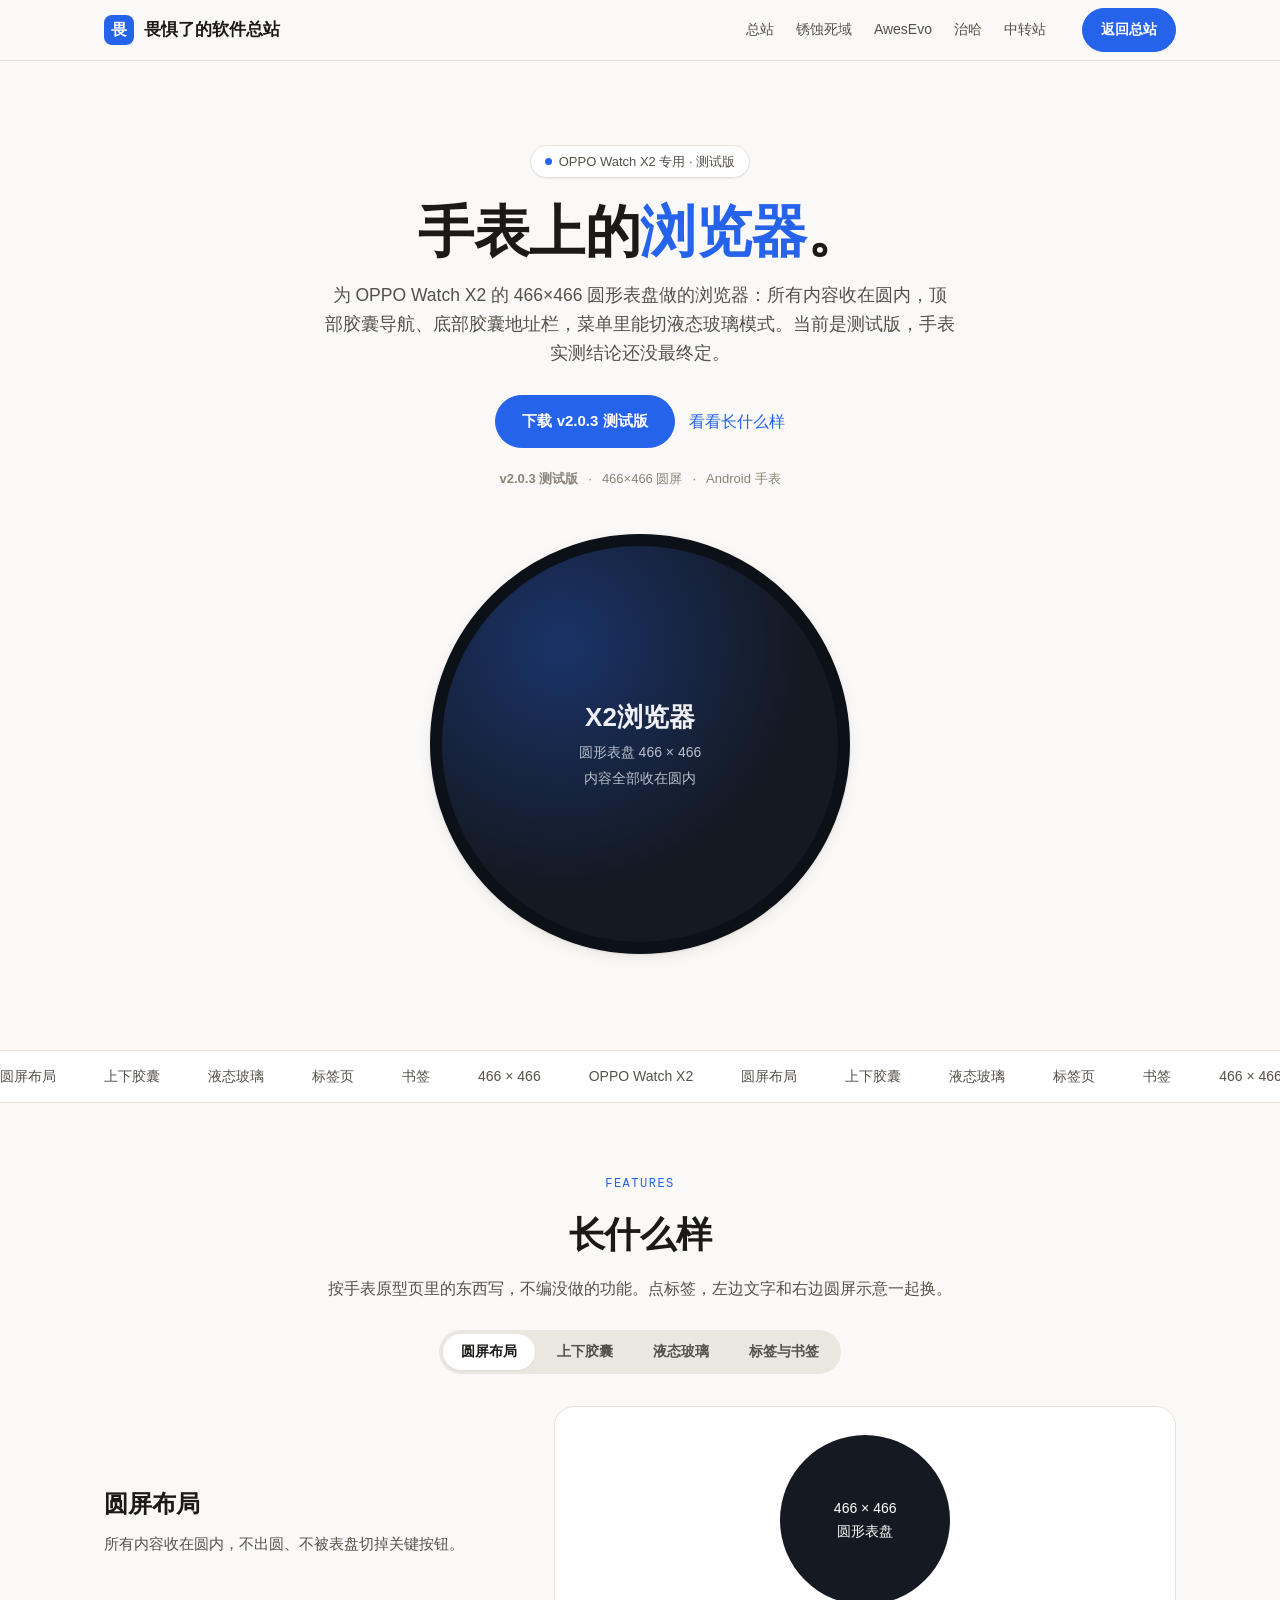
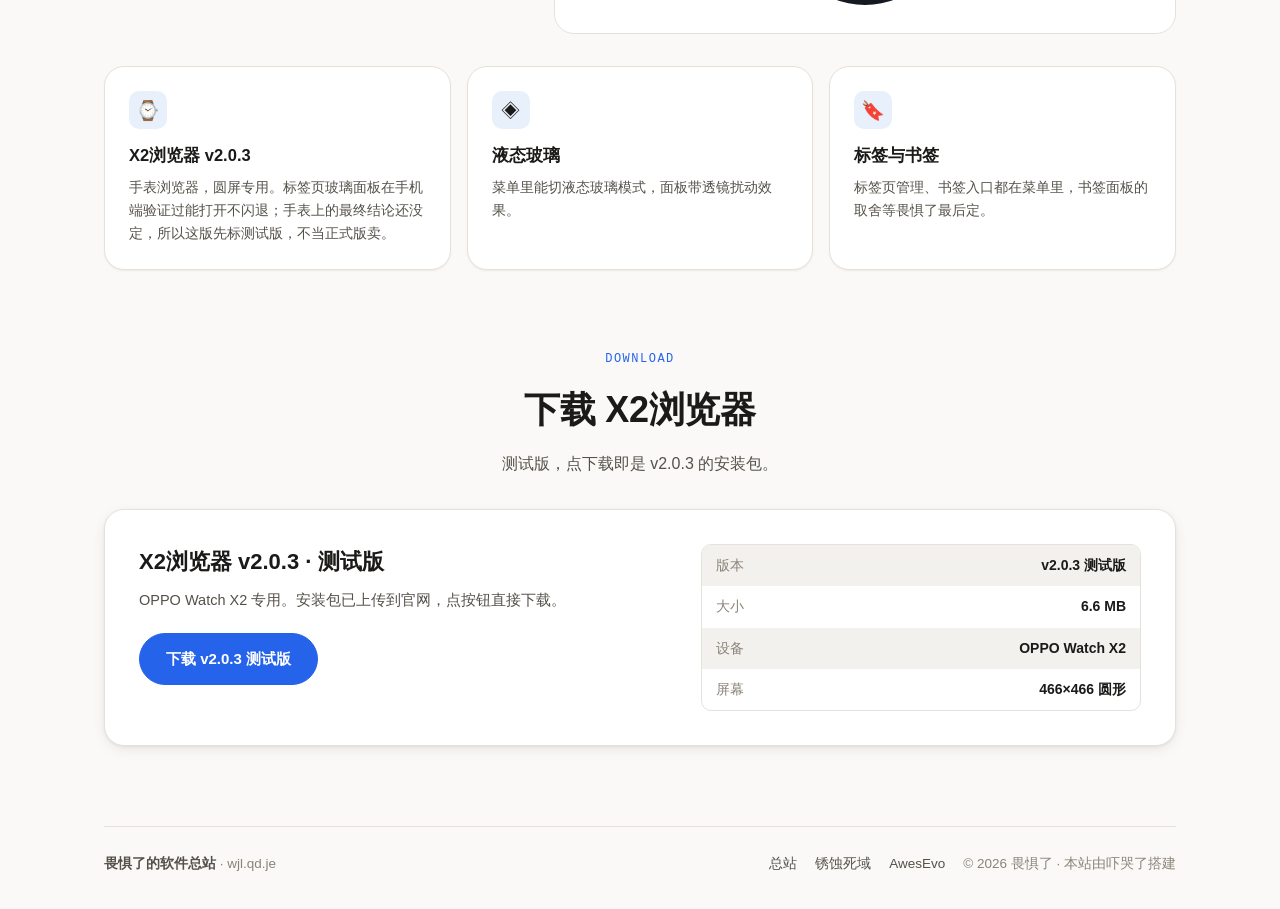
<file: x2/index.html>
<!DOCTYPE html>
<html lang="zh-CN">
<head>
<meta charset="UTF-8">
<meta name="viewport" content="width=device-width, initial-scale=1.0">
<title>X2浏览器 — OPPO Watch X2 专用</title>
<meta name="description" content="X2浏览器：为 OPPO Watch X2（466×466 圆形表盘）打造的浏览器，液态玻璃面板、标签页、书签，测试版。">
<style>
:root{
  --bg:#faf9f7; --panel:#ffffff; --soft:#f3f1ed; --soft-2:#eae7e1;
  --border:#e6e2db; --border-2:#d5cfc6;
  --text:#1b1a18; --text-2:#55514a; --text-3:#8a8479;
  --accent:#2563eb; --accent-hover:#1d4ed8; --accent-soft:#e8f0fc;
  --shadow-sm:0 1px 2px rgba(28,25,20,.06);
  --shadow:0 4px 16px -4px rgba(28,25,20,.12),0 1px 3px rgba(28,25,20,.06);
  --sans:-apple-system,BlinkMacSystemFont,"Segoe UI","PingFang SC","Hiragino Sans GB","Microsoft YaHei",sans-serif;
  --mono:ui-monospace,"Cascadia Code","SF Mono",Consolas,monospace;
}
*{box-sizing:border-box;margin:0;padding:0}
body{font-family:var(--sans);background:var(--bg);color:var(--text);font-size:16px;line-height:1.65;-webkit-font-smoothing:antialiased}
a{color:var(--accent);text-decoration:none}
.wrap{max-width:1120px;margin:0 auto;padding:0 24px}
.nav{position:sticky;top:0;z-index:50;background:rgba(250,249,247,.92);backdrop-filter:blur(10px);border-bottom:1px solid var(--border)}
.nav-in{display:flex;align-items:center;gap:28px;height:60px}
.brand{display:flex;align-items:center;gap:10px;color:var(--text);font-weight:700;font-size:17px}
.logo{width:30px;height:30px;border-radius:8px;background:var(--accent);color:#fff;display:grid;place-items:center;font-size:16px;font-weight:700}
.nav-links{display:flex;gap:22px;margin-left:auto}
.nav-links a{color:var(--text-2);font-size:14px}
.nav-links a:hover{color:var(--text)}
.btn{display:inline-flex;align-items:center;gap:8px;background:var(--accent);color:#fff;font-weight:600;font-size:15px;padding:13px 26px;border-radius:999px;border:1px solid var(--accent);cursor:pointer;transition:background 200ms}
.btn:hover{background:var(--accent-hover);border-color:var(--accent-hover)}
.btn.small{padding:9px 18px;font-size:14px}
.btn.ghost{background:var(--panel);color:var(--text);border-color:var(--border-2)}
.hero{padding:84px 0 40px;text-align:center}
.hero .badge{display:inline-flex;align-items:center;gap:7px;font-size:13px;color:var(--text-2);background:var(--panel);border:1px solid var(--border);border-radius:999px;padding:5px 14px;box-shadow:var(--shadow-sm)}
.hero .badge i{width:7px;height:7px;border-radius:99px;background:var(--accent);display:inline-block}
.hero h1{font-size:56px;line-height:1.15;font-weight:800;letter-spacing:-.5px;margin:22px 0 16px}
.hero h1 .hl{color:var(--accent)}
.hero .lede{font-size:17.5px;color:var(--text-2);max-width:36em;margin:0 auto}
.hero .cta{margin-top:28px;display:flex;gap:14px;justify-content:center;flex-wrap:wrap;align-items:center}
.hero .meta{font-size:13px;color:var(--text-3);margin-top:20px;display:flex;gap:10px;justify-content:center;flex-wrap:wrap}
.watch{width:min(420px,86vw);aspect-ratio:1;border-radius:50%;background:#141922;color:#eef0f5;margin:44px auto 0;display:grid;place-items:center;text-align:center;box-shadow:var(--shadow);border:12px solid #0c1017;position:relative;overflow:hidden}
.watch::before{content:"";position:absolute;inset:0;background:radial-gradient(circle at 30% 25%,rgba(37,99,235,.35),transparent 60%)}
.watch-in{position:relative;padding:24px}
.watch-in b{font-size:26px;display:block}
.watch-in span{font-size:14px;color:#b8bfcc}
.marquee{overflow:hidden;border-top:1px solid var(--border);border-bottom:1px solid var(--border);background:var(--panel);margin:56px 0 0}
.marquee-track{display:flex;gap:48px;white-space:nowrap;padding:14px 0;animation:scroll 22s linear infinite;width:max-content}
.marquee-track span{font-size:14px;color:var(--text-2)}
@keyframes scroll{from{transform:translateX(0)}to{transform:translateX(-50%)}}
section{padding:72px 0 8px;text-align:center}
.kicker{font-family:var(--mono);font-size:12px;color:var(--accent);letter-spacing:1.5px;text-transform:uppercase}
h2{font-size:36px;font-weight:800;letter-spacing:-.3px;margin:10px 0 12px}
.sub{color:var(--text-2);max-width:44em;margin:0 auto}
.tabs{display:inline-flex;background:var(--soft-2);border-radius:999px;padding:4px;gap:4px;margin-top:28px}
.tabs button{border:0;background:transparent;font:600 14px var(--sans);color:var(--text-2);padding:9px 18px;border-radius:999px;cursor:pointer}
.tabs button.on{background:var(--panel);color:var(--text);box-shadow:var(--shadow-sm)}
.split{display:grid;grid-template-columns:2fr 3fr;gap:36px;align-items:center;text-align:left;margin-top:32px}
.split h3{font-size:24px;margin-bottom:8px}
.split p{color:var(--text-2);font-size:15px}
.split .visual{background:var(--panel);border:1px solid var(--border);border-radius:20px;padding:28px;min-height:220px;display:grid;place-items:center}
.split .visual .circle{width:170px;height:170px;border-radius:50%;background:#141922;color:#fff;display:grid;place-items:center;text-align:center;font-size:14px;padding:20px}
.cards{display:grid;grid-template-columns:repeat(3,1fr);gap:16px;margin-top:32px;text-align:left}
.card{background:var(--panel);border:1px solid var(--border);border-radius:20px;padding:24px;box-shadow:var(--shadow-sm);transition:background 200ms}
.card:hover{background:var(--accent-soft)}
.card .ic{width:38px;height:38px;border-radius:10px;background:var(--accent-soft);display:grid;place-items:center;font-size:19px;margin-bottom:13px}
.card h3{font-size:16.5px;margin-bottom:6px}
.card p{font-size:14px;color:var(--text-2)}
.dl{background:var(--panel);border:1px solid var(--border);border-radius:20px;box-shadow:var(--shadow);padding:34px;margin-top:32px;display:grid;grid-template-columns:1.2fr 1fr;gap:34px;text-align:left}
.dl h3{font-size:22px;margin-bottom:8px}
.dl p{color:var(--text-2);font-size:14.5px}
.spec{border:1px solid var(--border);border-radius:10px;overflow:hidden;font-size:14px}
.spec .r{display:flex;justify-content:space-between;padding:9px 14px}
.spec .r:nth-child(odd){background:var(--soft)}
.spec .r span:first-child{color:var(--text-3)}
.spec .r span:last-child{font-weight:600}
.reveal{opacity:0;transform:translateY(12px);transition:opacity 300ms,transform 300ms}
.reveal.in{opacity:1;transform:none}
footer{margin-top:72px;border-top:1px solid var(--border);padding:26px 0 34px;color:var(--text-3);font-size:13.5px}
.foot-in{display:flex;gap:18px;flex-wrap:wrap;align-items:center}
.foot-in .sp{flex:1}
.foot-in a{color:var(--text-2)}
@media (max-width:960px){
  .hero h1{font-size:38px}
  .split,.dl{grid-template-columns:1fr}
  .cards{grid-template-columns:1fr}
}
@media (max-width:600px){
  .nav-links{display:none}
  .hero{padding-top:56px}
}
@media (prefers-reduced-motion:reduce){
  *,*::before,*::after{animation-duration:.01ms!important;transition-duration:.01ms!important}
  .reveal{opacity:1;transform:none}
}
</style>
</head>
<body>
<header class="nav">
  <div class="wrap nav-in">
    <a class="brand" href="/"><span class="logo">畏</span>畏惧了的软件总站</a>
    <nav class="nav-links">
      <a href="/">总站</a>
      <a href="/xiushi/">锈蚀死域</a>
      <a href="/awesevo/">AwesEvo</a>
      <a href="/zhihha/">治哈</a>
      <a href="/relay/">中转站</a>
    </nav>
    <a class="btn small" href="/" style="margin-left:8px">返回总站</a>
  </div>
</header>
<div class="wrap">
  <div class="hero reveal">
    <span class="badge"><i></i>OPPO Watch X2 专用 · 测试版</span>
    <h1>手表上的<span class="hl">浏览器</span>。</h1>
    <p class="lede">为 OPPO Watch X2 的 466×466 圆形表盘做的浏览器：所有内容收在圆内，顶部胶囊导航、底部胶囊地址栏，菜单里能切液态玻璃模式。当前是测试版，手表实测结论还没最终定。</p>
    <div class="cta">
      <a class="btn" href="x2-browser-v2.0.3.apk">下载 v2.0.3 测试版</a>
      <a href="#features">看看长什么样</a>
    </div>
    <div class="meta"><span><b>v2.0.3 测试版</b></span><span>·</span><span>466×466 圆屏</span><span>·</span><span>Android 手表</span></div>
    <div class="watch"><div class="watch-in"><b>X2浏览器</b><span>圆形表盘 466 × 466<br>内容全部收在圆内</span></div></div>
  </div>
</div>
<div class="marquee"><div class="marquee-track" id="mq"></div></div>
<div class="wrap">
  <section id="features">
    <div class="reveal"><div class="kicker">Features</div><h2>长什么样</h2><p class="sub">按手表原型页里的东西写，不编没做的功能。点标签，左边文字和右边圆屏示意一起换。</p></div>
    <div class="tabs" id="tabs">
      <button class="on" data-tab="0">圆屏布局</button>
      <button data-tab="1">上下胶囊</button>
      <button data-tab="2">液态玻璃</button>
      <button data-tab="3">标签与书签</button>
    </div>
    <div class="split reveal">
      <div>
        <h3 id="tabTitle">圆屏布局</h3>
        <p id="tabText">所有内容收在圆内，不出圆、不被表盘切掉关键按钮。</p>
      </div>
      <div class="visual"><div class="circle" id="tabVisual">466 × 466<br>圆形表盘</div></div>
    </div>
    <div class="cards">
      <div class="card reveal"><div class="ic">⌚</div><h3>X2浏览器 v2.0.3</h3><p>手表浏览器，圆屏专用。标签页玻璃面板在手机端验证过能打开不闪退；手表上的最终结论还没定，所以这版先标测试版，不当正式版卖。</p></div>
      <div class="card reveal"><div class="ic">◈</div><h3>液态玻璃</h3><p>菜单里能切液态玻璃模式，面板带透镜扰动效果。</p></div>
      <div class="card reveal"><div class="ic">🔖</div><h3>标签与书签</h3><p>标签页管理、书签入口都在菜单里，书签面板的取舍等畏惧了最后定。</p></div>
    </div>
  </section>
  <section>
    <div class="reveal"><div class="kicker">Download</div><h2>下载 X2浏览器</h2><p class="sub">测试版，点下载即是 v2.0.3 的安装包。</p></div>
    <div class="dl reveal">
      <div>
        <h3>X2浏览器 v2.0.3 · 测试版</h3>
        <p>OPPO Watch X2 专用。安装包已上传到官网，点按钮直接下载。</p>
        <div style="margin-top:20px"><a class="btn" href="x2-browser-v2.0.3.apk">下载 v2.0.3 测试版</a></div>
      </div>
      <div class="spec">
        <div class="r"><span>版本</span><span>v2.0.3 测试版</span></div>
        <div class="r"><span>大小</span><span>6.6 MB</span></div>
        <div class="r"><span>设备</span><span>OPPO Watch X2</span></div>
        <div class="r"><span>屏幕</span><span>466×466 圆形</span></div>
      </div>
    </div>
  </section>
  <footer>
    <div class="foot-in">
      <span><b style="color:var(--text-2)">畏惧了的软件总站</b> · wjl.qd.je</span>
      <span class="sp"></span>
      <a href="/">总站</a>
      <a href="/xiushi/">锈蚀死域</a>
      <a href="/awesevo/">AwesEvo</a>
      <span>© <span id="yr">2026</span> 畏惧了 · 本站由吓哭了搭建</span>
    </div>
  </footer>
</div>
<script>
document.getElementById('yr').textContent = new Date().getFullYear();
var words = ['圆屏布局', '上下胶囊', '液态玻璃', '标签页', '书签', '466 × 466', 'OPPO Watch X2'];
var mq = document.getElementById('mq');
var one = words.map(function(w){ return '<span>' + w + '</span>'; }).join('');
mq.innerHTML = one + one;
var tabs = [
  {t: '圆屏布局', x: '所有内容收在圆内，不出圆、不被表盘切掉关键按钮。', v: '466 × 466<br>圆形表盘'},
  {t: '上下胶囊', x: '顶部悬浮胶囊管导航，底部悬浮胶囊管地址栏，中间留给网页。', v: '顶部胶囊<br>网页<br>底部胶囊'},
  {t: '液态玻璃', x: '菜单里能切液态玻璃模式，面板带透镜扰动效果。', v: '液态玻璃<br>面板'},
  {t: '标签与书签', x: '标签页管理、书签入口都在菜单里，书签面板的取舍等畏惧了最后定。', v: '标签 · 书签<br>菜单里'}
];
document.querySelectorAll('#tabs button').forEach(function(b){
  b.addEventListener('click', function(){
    document.querySelectorAll('#tabs button').forEach(function(x){ x.classList.remove('on'); });
    b.classList.add('on');
    var d = tabs[Number(b.dataset.tab)];
    document.getElementById('tabTitle').textContent = d.t;
    document.getElementById('tabText').textContent = d.x;
    document.getElementById('tabVisual').innerHTML = d.v;
  });
});
(function(){
  var els = document.querySelectorAll('.reveal');
  if (!('IntersectionObserver' in window)) { els.forEach(function(e){ e.classList.add('in'); }); return; }
  var io = new IntersectionObserver(function(es){
    es.forEach(function(en){ if (en.isIntersecting) { en.target.classList.add('in'); io.unobserve(en.target); } });
  }, {threshold: .12});
  els.forEach(function(e){ io.observe(e); });
})();
</script>
</body>
</html>
</file>
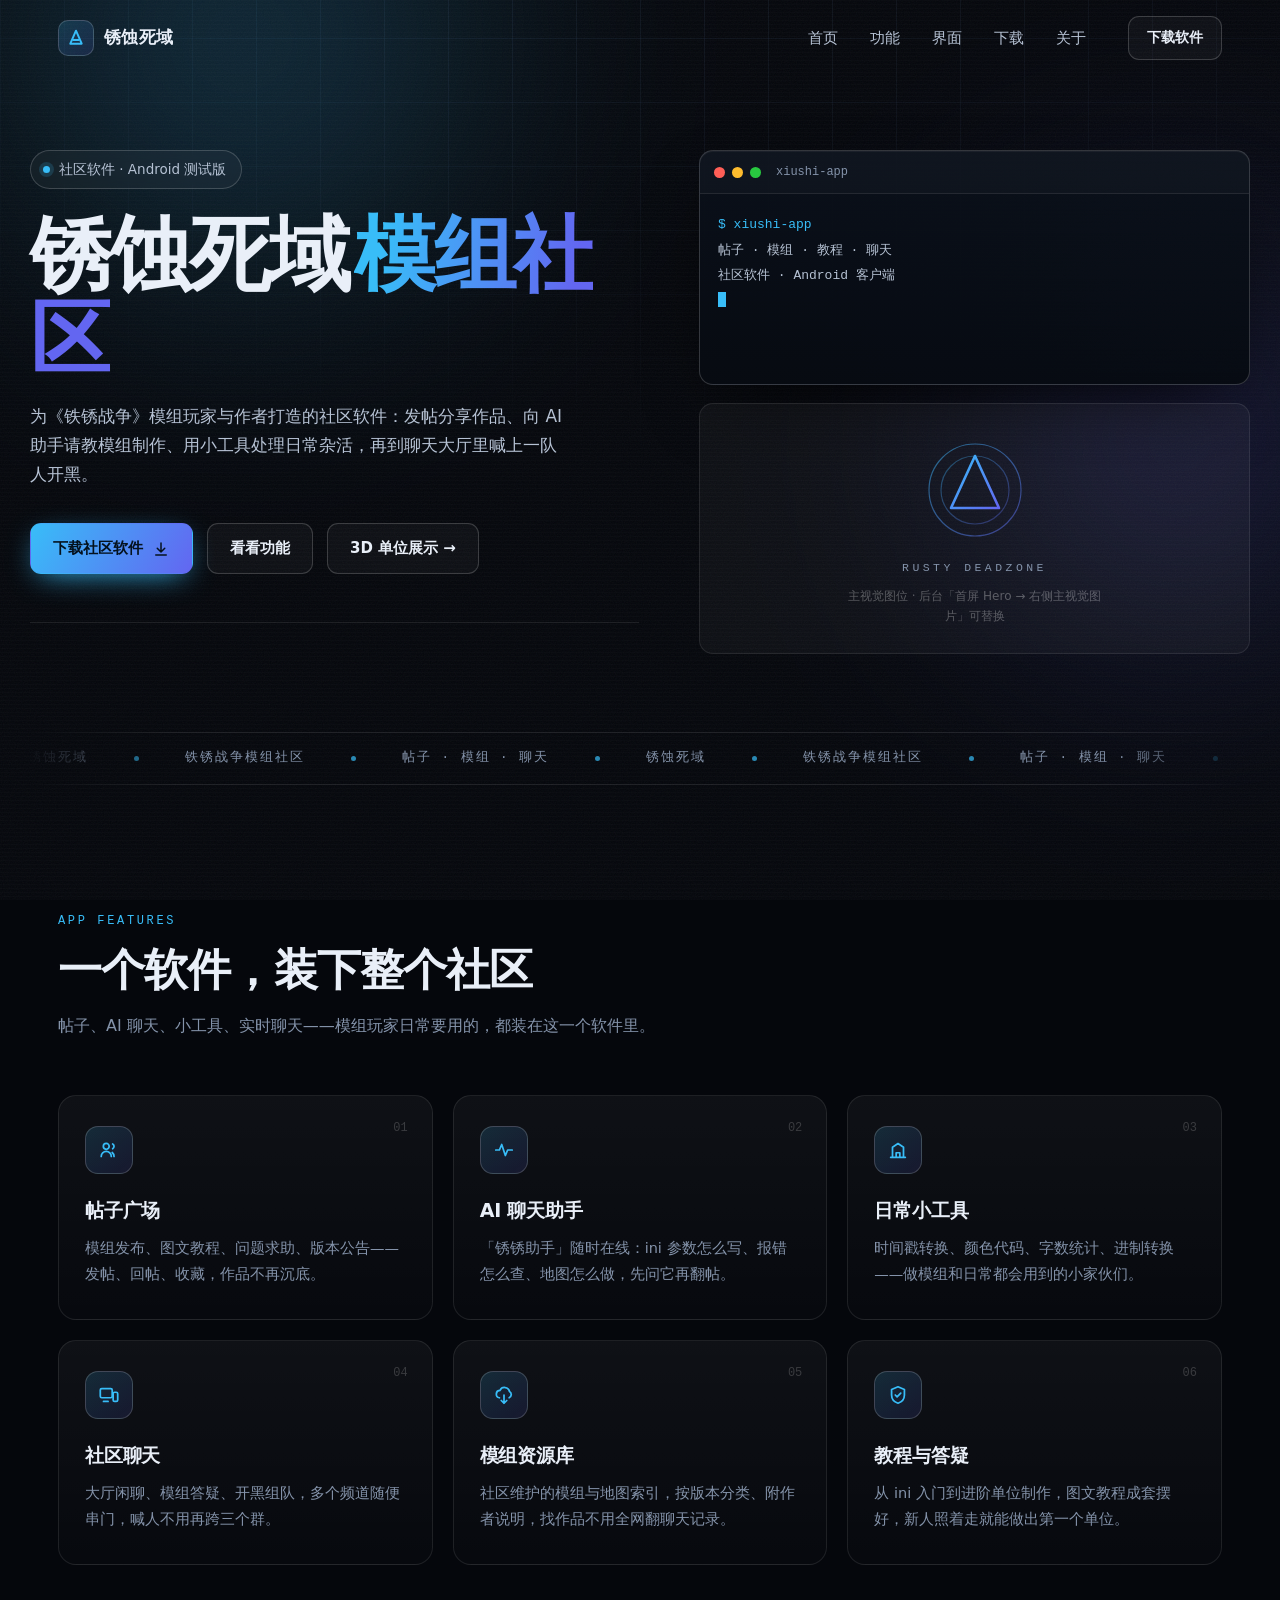
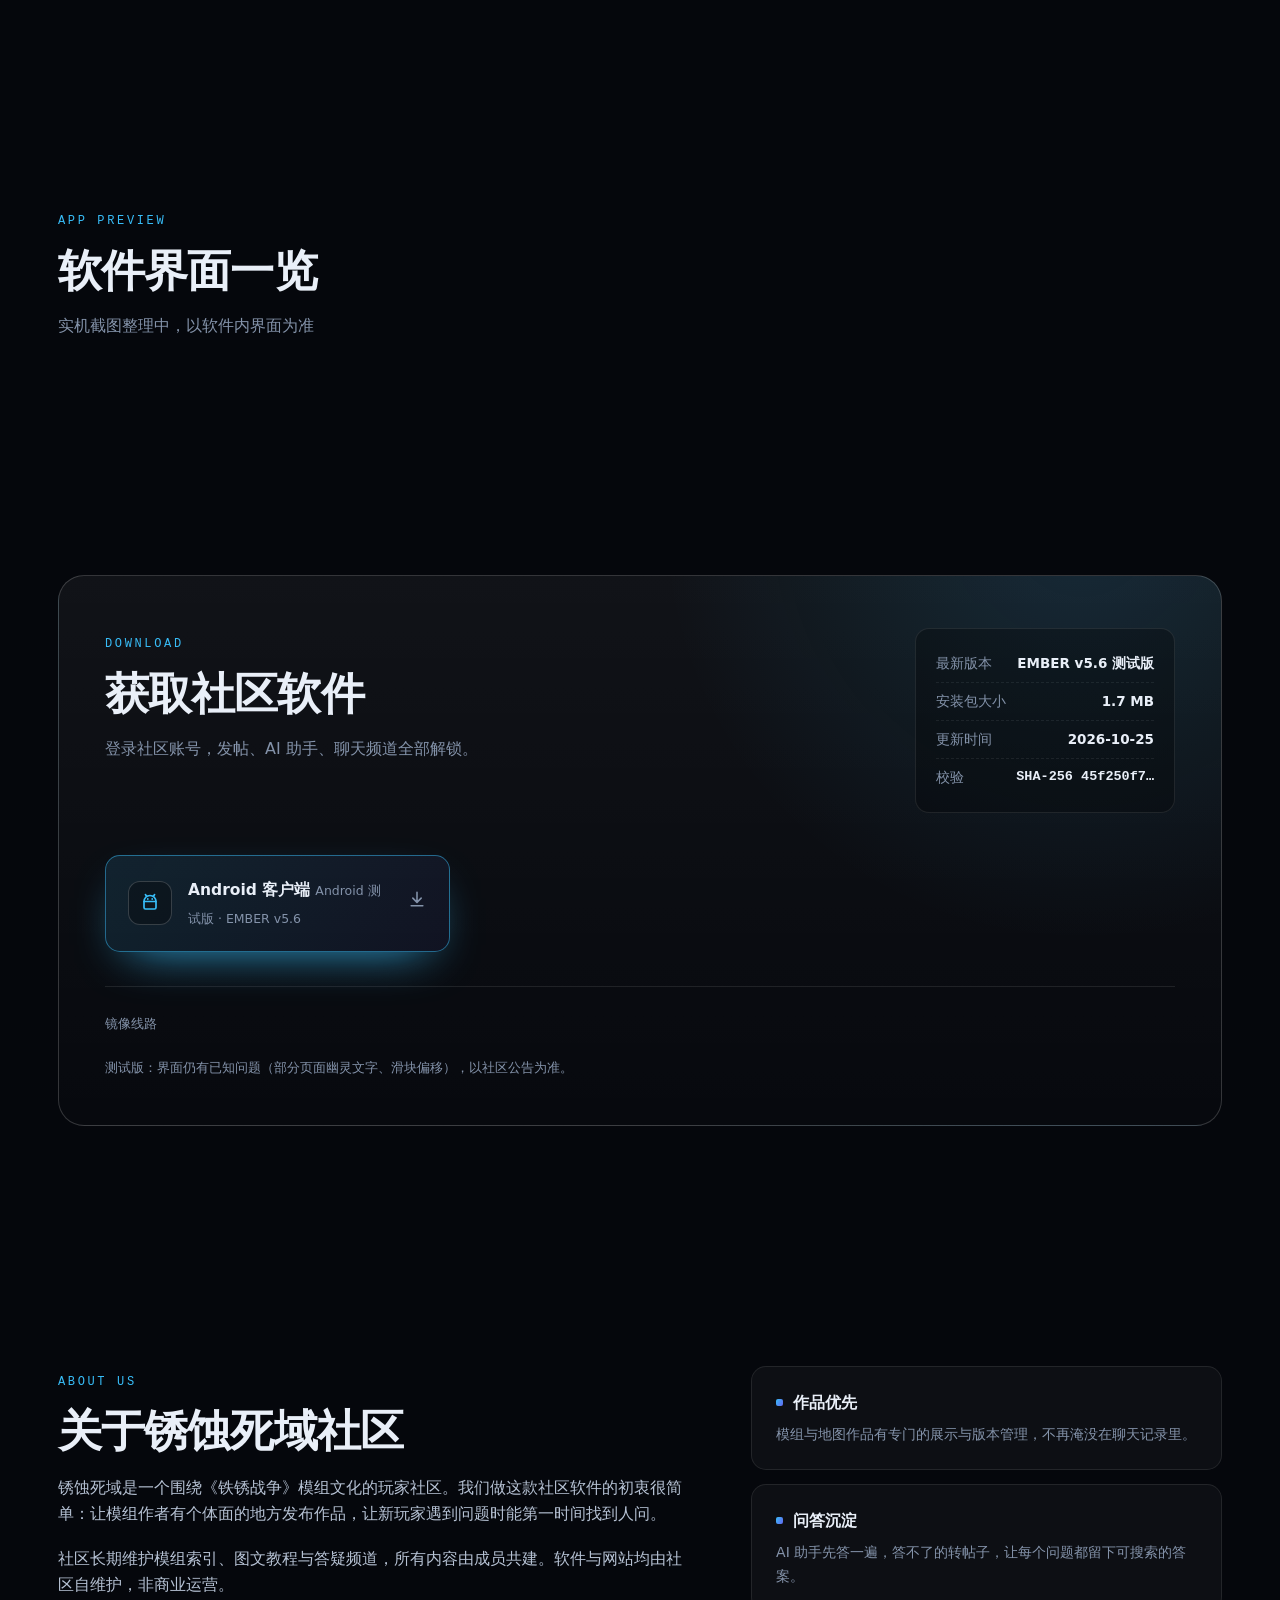
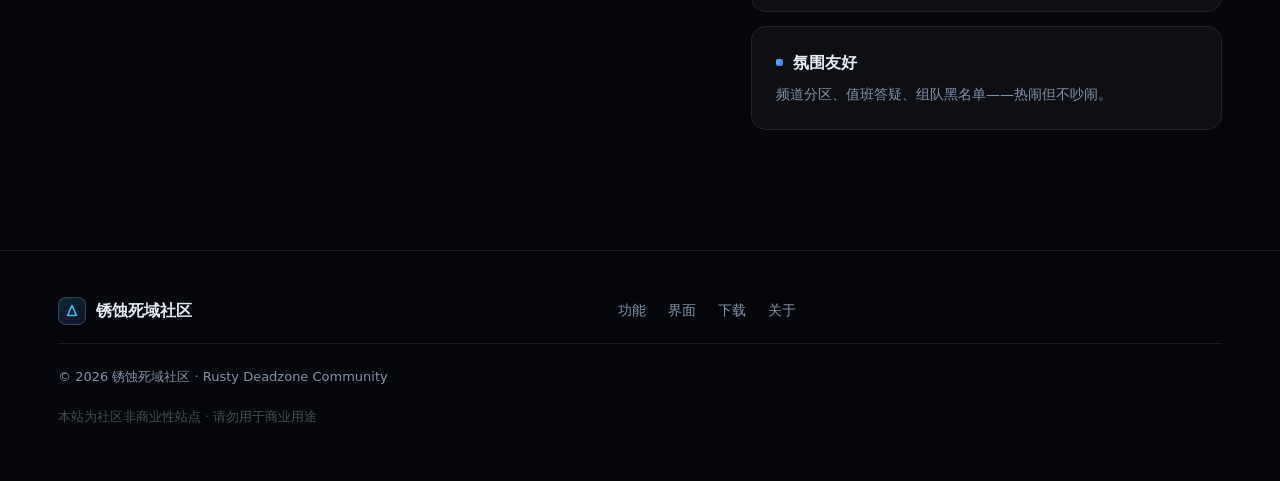
<file: xiushi/index.html>
<!DOCTYPE html>
<html lang="zh-CN">
<head>
<meta charset="UTF-8" />
<meta name="viewport" content="width=device-width, initial-scale=1.0" />
<title>锈蚀死域社区</title>
<meta name="description" id="metaDescription" content="锈蚀死域社区 —— 硬核废土生存" />
<link rel="icon" id="faviconLink" href="data:image/svg+xml,%3Csvg xmlns='http://www.w3.org/2000/svg' viewBox='0 0 32 32'%3E%3Crect width='32' height='32' rx='8' fill='%230a0f18'/%3E%3Cpath d='M9 22 L16 8 L23 22 Z' fill='none' stroke='%2338bdf8' stroke-width='2.4' stroke-linejoin='round'/%3E%3C/svg%3E" />
<link rel="stylesheet" href="assets/style.css" />
<style>
  /* 兜底：即使 <body> 尚未解析（例如外部脚本阻塞了解析），也保持深色底，避免纯白页面 */
  html { background: #05070c; }
  html.xsdz-slow::before {
    content: "锈蚀死域 · 载入中";
    position: fixed; inset: 0;
    display: grid; place-items: center;
    background: #05070c;
    color: rgba(140, 170, 205, .55);
    font: 500 12.5px/1.6 ui-monospace, Menlo, Consolas, monospace;
    letter-spacing: .32em;
    z-index: 2147483600;
    pointer-events: none;
  }
  html.xsdz-ready::before { display: none; }
</style>
<script>
(function () {
  var el = document.documentElement;
  var timer = setTimeout(function () { el.classList.add('xsdz-slow'); }, 400);
  var done = function () { clearTimeout(timer); el.classList.add('xsdz-ready'); };
  if (document.readyState !== 'loading') { done(); }
  else {
    document.addEventListener('DOMContentLoaded', done);
    window.addEventListener('load', done);
  }
})();
</script>
</head>
<body>

<!-- 背景层 -->
<div class="bg-layer" aria-hidden="true">
  <div class="bg-grid"></div>
  <div class="bg-glow glow-a"></div>
  <div class="bg-glow glow-b"></div>
  <div class="bg-scan"></div>
  <div class="bg-noise"></div>
</div>
<div class="cursor-spot" aria-hidden="true"></div>

<!-- 顶部导航 -->
<header class="nav" id="nav">
  <div class="nav-inner">
    <a class="brand" href="#home">
      <img class="brand-img" id="brandImg" alt="" hidden />
      <span class="brand-mark" id="brandMark">
        <svg viewBox="0 0 32 32" width="26" height="26" aria-hidden="true">
          <path d="M9 23 L16 7 L23 23 Z" fill="none" stroke="currentColor" stroke-width="2.4" stroke-linejoin="round"/>
          <path d="M12.6 18.4 h6.8" stroke="currentColor" stroke-width="2.4" stroke-linecap="round"/>
        </svg>
      </span>
      <span class="brand-text" id="brandText">锈蚀死域</span>
    </a>
    <nav class="nav-links" id="navLinks"></nav>
    <a class="btn btn-ghost nav-cta" id="navCta" href="#download">下载客户端</a>
    <button class="nav-burger" id="navBurger" aria-label="菜单">
      <span></span><span></span>
    </button>
  </div>
</header>

<main>

  <!-- Hero -->
  <section class="hero" id="home">
    <div class="hero-inner">
      <div class="hero-copy">
        <div class="badge" id="heroBadge">
          <span class="badge-dot"></span><span id="heroBadgeText">加载中…</span>
        </div>
        <h1 class="hero-title">
          <span id="heroTitleTop">锈蚀死域</span><span class="grad" id="heroTitleBottom">社区</span>
        </h1>
        <p class="hero-sub" id="heroSub"></p>
        <div class="hero-actions">
          <a class="btn btn-primary" id="heroPrimary" href="#download">
            <span id="heroPrimaryText">立即下载</span>
            <svg viewBox="0 0 24 24" width="18" height="18" aria-hidden="true"><path d="M12 4v12m0 0l-5-5m5 5l5-5M5 20h14" fill="none" stroke="currentColor" stroke-width="2" stroke-linecap="round" stroke-linejoin="round"/></svg>
          </a>
          <a class="btn btn-ghost" id="heroSecondary" href="#download"><span id="heroSecondaryText">查看更新日志</span></a>
          <a class="btn btn-ghost" href="showcase/">3D 单位展示 →</a>
        </div>
        <div class="hero-stats" id="heroStats"></div>
      </div>

      <div class="hero-visual">
        <div class="terminal" id="terminal">
          <div class="terminal-bar">
            <span class="dot red"></span><span class="dot yellow"></span><span class="dot green"></span>
            <span class="terminal-title" id="terminalTitle">xsdz-launcher</span>
          </div>
          <div class="terminal-body" id="terminalBody"></div>
        </div>
        <div class="hero-card" id="heroCard">
          <img id="heroCardImg" alt="" hidden />
          <div class="hero-card-fallback" id="heroCardFallback">
            <svg viewBox="0 0 120 120" width="120" height="120" aria-hidden="true">
              <defs>
                <linearGradient id="hg" x1="0" y1="0" x2="1" y2="1">
                  <stop offset="0" stop-color="var(--accent)"/>
                  <stop offset="1" stop-color="var(--accent-2)"/>
                </linearGradient>
              </defs>
              <circle cx="60" cy="60" r="46" fill="none" stroke="url(#hg)" stroke-width="1.2" opacity=".5"/>
              <circle cx="60" cy="60" r="34" fill="none" stroke="url(#hg)" stroke-width="1.2" opacity=".35"/>
              <path d="M36 78 L60 26 L84 78 Z" fill="none" stroke="url(#hg)" stroke-width="2.6" stroke-linejoin="round"/>
              <path d="M48 66 h24" stroke="url(#hg)" stroke-width="2.6" stroke-linecap="round"/>
            </svg>
            <p>RUSTY DEADZONE</p>
            <em class="hero-card-hint">主视觉图位 · 后台「首屏 Hero → 右侧主视觉图片」可替换</em>
          </div>
        </div>
      </div>
    </div>
    <div class="hero-marquee"><div class="marquee-track" id="marqueeTrack"></div></div>
  </section>

  <!-- 特性 -->
  <section class="section" id="features">
    <div class="section-head">
      <span class="eyebrow" id="featuresEyebrow">CORE FEATURES</span>
      <h2 class="section-title" id="featuresTitle">为硬核而生</h2>
      <p class="section-sub" id="featuresSub"></p>
    </div>
    <div class="feature-grid" id="featureGrid"></div>
  </section>

  <!-- 图集 -->
  <section class="section" id="gallery">
    <div class="section-head">
      <span class="eyebrow" id="galleryEyebrow">SCREENSHOTS</span>
      <h2 class="section-title" id="galleryTitle">锈蚀世界</h2>
      <p class="section-sub" id="gallerySub"></p>
    </div>
    <div class="gallery-grid" id="galleryGrid"></div>
  </section>

  <!-- 下载 -->
  <section class="section section-download" id="download">
    <div class="download-panel">
      <div class="download-head">
        <div>
          <span class="eyebrow" id="downloadEyebrow">DOWNLOAD</span>
          <h2 class="section-title" id="downloadTitle">获取锈蚀死域</h2>
          <p class="section-sub" id="downloadSub"></p>
        </div>
        <div class="version-box">
          <div class="version-row"><span>最新版本</span><strong id="dlVersion">EMBER v5.6 测试版</strong></div>
          <div class="version-row"><span>安装包大小</span><strong id="dlSize">1.7 MB</strong></div>
          <div class="version-row"><span>更新时间</span><strong id="dlUpdated">2026-10-25</strong></div>
          <div class="version-row"><span>校验</span><strong class="mono" id="dlHash">SHA-256 45f250f7…</strong></div>
        </div>
      </div>
      <div class="platform-grid" id="platformGrid"></div>
      <div class="mirror-row">
        <span class="mirror-label">镜像线路</span>
        <div class="mirror-list" id="mirrorList"></div>
      </div>
      <p class="download-note" id="downloadNote"></p>
    </div>
  </section>

  <!-- 关于 -->
  <section class="section" id="about">
    <div class="about-grid">
      <div class="about-copy">
        <span class="eyebrow" id="aboutEyebrow">ABOUT US</span>
        <h2 class="section-title" id="aboutTitle">关于锈蚀死域社区</h2>
        <div id="aboutParagraphs"></div>
      </div>
      <div class="about-points" id="aboutPoints"></div>
    </div>
  </section>

</main>

<footer class="footer">
  <div class="footer-inner">
    <div class="footer-brand">
      <span class="brand-mark small">
        <svg viewBox="0 0 32 32" width="20" height="20" aria-hidden="true">
          <path d="M9 23 L16 7 L23 23 Z" fill="none" stroke="currentColor" stroke-width="2.4" stroke-linejoin="round"/>
        </svg>
      </span>
      <span id="footerBrandText">锈蚀死域社区</span>
    </div>
    <div class="footer-links" id="footerLinks"></div>
    <div class="footer-copy" id="footerCopy"></div>
    <div class="footer-icp" id="footerIcp"></div>
  </div>
</footer>

<script src="assets/app.js"></script>
</body>
</html>
</file>
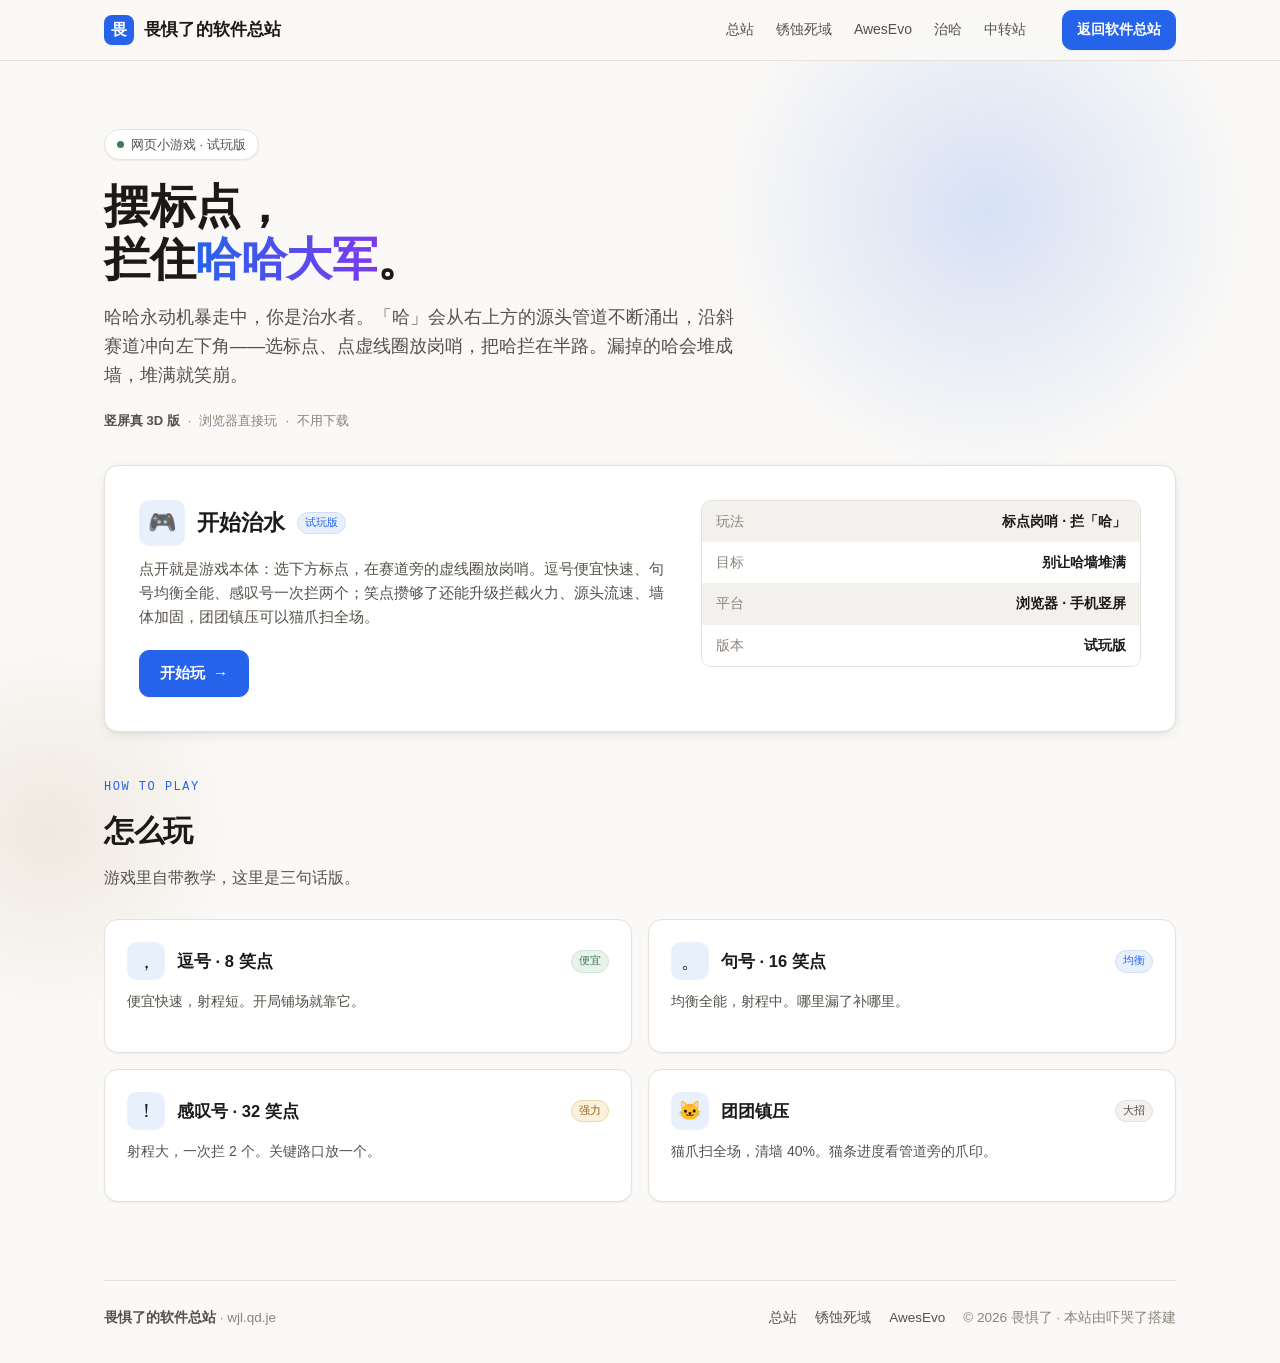
<file: zhihha/index.html>
<!DOCTYPE html>
<html lang="zh-CN">
<head>
<meta charset="UTF-8">
<meta name="viewport" content="width=device-width, initial-scale=1.0">
<title>《治哈》 — 摆标点，拦住哈哈大军</title>
<meta name="description" content="《治哈》：Three.js 真 3D 网页小游戏，摆标点符号当守卫，别让一波波「哈」把墙冲垮。">
<link rel="icon" href="data:image/svg+xml,%3Csvg xmlns='http://www.w3.org/2000/svg' viewBox='0 0 64 64'%3E%3Crect width='64' height='64' rx='14' fill='%232563eb'/%3E%3Ctext x='32' y='45' font-size='34' font-family='sans-serif' font-weight='700' fill='white' text-anchor='middle'%3E%E7%95%8F%3C/text%3E%3C/svg%3E">
<style>
/* 与 AwesEvo 官网同一套设计变量 */
:root{
  --bg:#faf9f7; --panel:#ffffff; --soft:#f3f1ed; --soft-2:#eae7e1;
  --border:#e6e2db; --border-2:#d5cfc6;
  --text:#1b1a18; --text-2:#55514a; --text-3:#8a8479;
  --accent:#2563eb; --accent-hover:#1d4ed8; --accent-soft:#e8f0fc;
  --ok:#3f7d58; --ok-soft:#e9f3ed;
  --shadow-sm:0 1px 2px rgba(28,25,20,.06);
  --shadow:0 4px 16px -4px rgba(28,25,20,.12),0 1px 3px rgba(28,25,20,.06);
  --shadow-lg:0 24px 64px -16px rgba(28,25,20,.28);
  --r-sm:7px; --r:10px; --r-lg:14px;
  --t-fast:120ms; --t-mid:200ms; --t-slow:320ms;
  --ease:cubic-bezier(.2,.8,.2,1);
  --ease-spring:cubic-bezier(.34,1.56,.64,1);
  --mono:ui-monospace,"Cascadia Code","SF Mono",Consolas,"Liberation Mono",monospace;
  --sans:-apple-system,BlinkMacSystemFont,"Segoe UI","PingFang SC","Hiragino Sans GB","Microsoft YaHei",sans-serif;
}
*{box-sizing:border-box;margin:0;padding:0}
html{scroll-behavior:smooth}
body{font-family:var(--sans);background:var(--bg);color:var(--text);font-size:16px;line-height:1.65;-webkit-font-smoothing:antialiased}
a{color:var(--accent);text-decoration:none}
.wrap{max-width:1120px;margin:0 auto;padding:0 24px;position:relative;z-index:1}
body::before{content:"";position:fixed;left:-140px;bottom:-120px;width:380px;height:380px;border-radius:50%;background:radial-gradient(circle,rgba(146,96,15,.10),transparent 70%);pointer-events:none;z-index:0;animation:drift 18s ease-in-out infinite alternate-reverse}
::selection{background:var(--accent-soft)}

/* ---------- 阅读进度条 ---------- */
.progress{position:fixed;top:0;left:0;height:3px;width:0;background:linear-gradient(90deg,var(--accent),#7c3aed);z-index:100}

/* ---------- 导航 ---------- */
.nav{position:sticky;top:0;z-index:50;background:rgba(250,249,247,.88);backdrop-filter:blur(10px);border-bottom:1px solid var(--border);transition:box-shadow var(--t-mid) var(--ease)}
.nav.scrolled{box-shadow:var(--shadow-sm)}
.nav-in{display:flex;align-items:center;gap:28px;height:60px}
.brand{display:flex;align-items:center;gap:10px;color:var(--text);font-weight:700;font-size:17px;letter-spacing:.2px}
.logo{width:30px;height:30px;border-radius:8px;background:var(--accent);color:#fff;display:grid;place-items:center;font-size:16px;font-weight:700;box-shadow:var(--shadow-sm);transition:transform var(--t-mid) var(--ease-spring)}
.brand:hover .logo{transform:rotate(-8deg) scale(1.08)}
.ver{font-family:var(--mono);font-size:11px;font-weight:500;color:var(--accent);background:var(--accent-soft);border:1px solid #cfdefa;padding:1px 7px;border-radius:99px}
.nav-links{display:flex;gap:22px;margin-left:auto}
.nav-links a{color:var(--text-2);font-size:14px;transition:color var(--t-fast) var(--ease);position:relative}
.nav-links a::after{content:"";position:absolute;left:0;bottom:-4px;height:2px;width:100%;background:var(--accent);border-radius:2px;transform:scaleX(0);transform-origin:left;transition:transform var(--t-mid) var(--ease)}
.nav-links a:hover{color:var(--text)}
.nav-links a:hover::after{transform:scaleX(1)}
.nav .btn{white-space:nowrap;flex:none}
.btn{display:inline-flex;align-items:center;gap:8px;background:var(--accent);color:#fff;font-weight:600;font-size:15px;padding:10px 20px;border-radius:var(--r);border:1px solid var(--accent);box-shadow:var(--shadow-sm);transition:all var(--t-fast) var(--ease);cursor:pointer}
.btn:hover{background:var(--accent-hover);border-color:var(--accent-hover);transform:translateY(-2px);box-shadow:var(--shadow-lg)}
.btn{position:relative;overflow:hidden}
.ripple{position:absolute;border-radius:50%;background:rgba(255,255,255,.5);transform:translate(-50%,-50%) scale(0);animation:rip 600ms var(--ease) forwards;pointer-events:none}
@keyframes rip{to{transform:translate(-50%,-50%) scale(4);opacity:0}}
.btn:active{transform:scale(.98)}
.btn.small{padding:7px 14px;font-size:14px}
.btn.ghost{background:var(--panel);color:var(--text);border-color:var(--border-2)}
.btn.ghost:hover{border-color:var(--text-3);background:var(--panel)}
.btn .arr{display:inline-block;transition:transform var(--t-mid) var(--ease-spring)}
.btn:hover .arr{transform:translateX(3px)}

/* ---------- Hero ---------- */
.hero{padding:68px 0 6px;position:relative}
.hero::before{content:"";position:absolute;top:-120px;right:-80px;width:540px;height:540px;border-radius:50%;background:radial-gradient(circle,rgba(37,99,235,.16),transparent 70%);pointer-events:none;animation:drift 14s ease-in-out infinite alternate}
@keyframes drift{from{transform:translate(0,0) scale(1)}to{transform:translate(-40px,30px) scale(1.12)}}
.hero>*{position:relative;z-index:1}
@keyframes rise{from{opacity:0;transform:translateY(34px) scale(.98);filter:blur(6px)}to{opacity:1;transform:none;filter:none}}
@keyframes sweep{0%,100%{background-position:0% 0}50%{background-position:100% 0}}
.hero .eyebrow{animation:rise 700ms var(--ease) both}
.hero h1{animation:rise 700ms var(--ease) 100ms both}
.hero .lede{animation:rise 700ms var(--ease) 200ms both}
.hero .meta-row{animation:rise 700ms var(--ease) 300ms both}
.eyebrow{display:inline-flex;align-items:center;gap:7px;font-size:13px;color:var(--text-2);background:var(--panel);border:1px solid var(--border);border-radius:99px;padding:4px 12px;box-shadow:var(--shadow-sm)}
.eyebrow i{width:7px;height:7px;border-radius:99px;background:var(--ok);display:inline-block;animation:pulse 2.4s ease-in-out infinite}
@keyframes pulse{0%,100%{box-shadow:0 0 0 0 rgba(63,125,88,.35)}50%{box-shadow:0 0 0 5px rgba(63,125,88,0)}}
h1{font-size:46px;line-height:1.16;font-weight:800;letter-spacing:-.5px;margin:20px 0 16px}
h1 .hl{background:linear-gradient(90deg,var(--accent),#7c3aed,var(--accent));background-size:200% 100%;-webkit-background-clip:text;background-clip:text;color:transparent;animation:sweep 6s ease-in-out infinite}
.lede{font-size:17.5px;color:var(--text-2);max-width:36em}
.meta-row{font-size:13px;color:var(--text-3);display:flex;gap:8px;flex-wrap:wrap;align-items:center;margin-top:20px}
.meta-row b{color:var(--text-2);font-weight:600}
.dot-sep{width:3px;height:3px;border-radius:99px;background:var(--border-2)}

/* ---------- 区块 ---------- */
section{padding:46px 0 8px}
.kicker{font-family:var(--mono);font-size:12px;color:var(--accent);letter-spacing:1.5px;text-transform:uppercase}
h2{font-size:30px;font-weight:800;letter-spacing:-.3px;margin:8px 0 10px}
.sub{color:var(--text-2);max-width:44em}

/* ---------- 徽章 ---------- */
.badge{font-family:var(--mono);font-size:11px;font-weight:500;padding:1px 7px;border-radius:99px;border:1px solid;white-space:nowrap;flex:none}
.badge.blue{background:var(--accent-soft);color:var(--accent);border-color:#cfdefa}
.badge.green{background:var(--ok-soft);color:var(--ok);border-color:#cfe3d6}
.badge.amber{background:#faf0dc;color:#92600f;border-color:#e8d5a8}
.badge.gray{background:var(--soft);color:var(--text-2);border-color:var(--border)}

/* ---------- 旗舰卡 ---------- */
.flag{background:var(--panel);border:1px solid var(--border);border-radius:var(--r-lg);box-shadow:var(--shadow);padding:34px;margin-top:28px;display:grid;grid-template-columns:1.2fr 1fr;gap:34px;transition:all var(--t-mid) var(--ease);position:relative;overflow:hidden}
@property --angle{syntax:'<angle>';initial-value:0deg;inherits:false}
@keyframes spin{to{--angle:360deg}}
.flag::before{content:"";position:absolute;inset:-2px;border-radius:16px;padding:2px;background:conic-gradient(from var(--angle),var(--accent),#7c3aed,#e8b84b,var(--accent));-webkit-mask:linear-gradient(#fff 0 0) content-box,linear-gradient(#fff 0 0);-webkit-mask-composite:xor;mask-composite:exclude;opacity:0;transition:opacity var(--t-mid) var(--ease);pointer-events:none}
.flag:hover::before{opacity:1;animation:spin 3s linear infinite}
.flag::after{content:"";position:absolute;inset:0;background:radial-gradient(240px at var(--mx,50%) var(--my,50%),rgba(37,99,235,.08),transparent 70%);opacity:0;transition:opacity var(--t-mid) var(--ease);pointer-events:none}
.flag:hover::after{opacity:1}
.flag:hover{border-color:var(--border-2)}
.flag .f-head{display:flex;align-items:center;gap:12px;margin-bottom:12px}
.flag .ic{width:46px;height:46px;border-radius:var(--r);background:var(--accent-soft);display:grid;place-items:center;font-size:23px;flex:none;transition:transform var(--t-mid) var(--ease-spring)}
.flag:hover .ic{transform:scale(1.18) rotate(-8deg)}
.flag h3{font-size:22px}
.flag p{color:var(--text-2);font-size:14.5px}
.flag .acts{display:flex;gap:12px;flex-wrap:wrap;margin-top:20px}
.spec{border:1px solid var(--border);border-radius:var(--r);overflow:hidden;font-size:14px;align-self:start}
.spec .r{display:flex;justify-content:space-between;padding:9px 14px;background:var(--panel);transition:background var(--t-fast) var(--ease)}
.spec .r:nth-child(odd){background:var(--soft)}
.spec .r:hover{background:var(--accent-soft)}
.spec .r span:first-child{color:var(--text-3)}
.spec .r span:last-child{font-weight:600}

/* ---------- 项目卡 ---------- */
.cards{display:grid;grid-template-columns:repeat(2,1fr);gap:16px;margin-top:28px}
.card{background:var(--panel);border:1px solid var(--border);border-radius:var(--r-lg);padding:22px;box-shadow:var(--shadow-sm);transition:all var(--t-mid) var(--ease);display:flex;flex-direction:column;position:relative;overflow:hidden}
.card::after{content:"";position:absolute;inset:0;background:radial-gradient(240px at var(--mx,50%) var(--my,50%),rgba(37,99,235,.08),transparent 70%);opacity:0;transition:opacity var(--t-mid) var(--ease);pointer-events:none}
.card:hover::after{opacity:1}
.card:hover{transform:translateY(-3px);box-shadow:var(--shadow);border-color:var(--border-2)}
.card .c-head{display:flex;align-items:flex-start;gap:12px;margin-bottom:10px}
.card .ic{width:38px;height:38px;border-radius:var(--r);background:var(--accent-soft);display:grid;place-items:center;font-size:19px;flex:none;transition:transform var(--t-mid) var(--ease-spring)}
.card:hover .ic{transform:scale(1.18) rotate(-8deg)}
.card h3{font-size:16.5px;line-height:38px}
.card .c-head .badge{margin-left:auto;margin-top:8px}
.card p{font-size:14px;color:var(--text-2);flex:1}
.card .acts{display:flex;gap:10px;flex-wrap:wrap;margin-top:16px}
.soon{font-size:13px;color:var(--text-3);padding:7px 0}

/* ---------- 页脚 ---------- */
footer{margin-top:70px;border-top:1px solid var(--border);padding:26px 0 34px;color:var(--text-3);font-size:13.5px}
.foot-in{display:flex;gap:18px;flex-wrap:wrap;align-items:center}
.foot-in .sp{flex:1}
.foot-in a{color:var(--text-2)}
.foot-in a:hover{color:var(--text)}
.foot-in a.egg{color:var(--text-3);font-size:12px;opacity:.65}
.foot-in a.egg:hover{opacity:1;color:var(--text-2)}

/* ---------- 动画 ---------- */
.reveal{opacity:0;transform:translateY(28px) scale(.97);transition:opacity var(--t-slow) var(--ease),transform var(--t-slow) var(--ease)}
.reveal.in{opacity:1;transform:none}
.cards .card:nth-child(1){transition-delay:0ms}
.cards .card:nth-child(2){transition-delay:90ms}
.cards .card:nth-child(3){transition-delay:180ms}
.cards .card:nth-child(4){transition-delay:270ms}
.cards .card.reveal.in:hover{transform:perspective(900px) rotateX(var(--rx,0deg)) rotateY(var(--ry,0deg)) translateY(-4px)}

/* ---------- 响应式 ---------- */
@media (max-width:960px){
  h1{font-size:36px}
  .flag{grid-template-columns:1fr}
}
@media (max-width:600px){
  .nav-links{display:none}
  .ver{display:none}
  .cards{grid-template-columns:1fr}
  h1{font-size:31px}
  .hero{padding-top:44px}
}
@media (prefers-reduced-motion:reduce){
  *,*::before,*::after{animation-duration:.01ms!important;transition-duration:.01ms!important;scroll-behavior:auto!important}
  .reveal{opacity:1;transform:none}
  .hero>*{animation:none;opacity:1;transform:none}
  .hero::before{display:none}
}
</style>
</head>
<body>
<div class="progress" id="progress"></div>
<header class="nav" id="topnav">
  <div class="wrap nav-in">
    <a class="brand" href="/"><span class="logo">畏</span>畏惧了的软件总站</a>
    <nav class="nav-links">
      <a href="/">总站</a>
      <a href="/xiushi/">锈蚀死域</a>
      <a href="/awesevo/">AwesEvo</a>
      <a href="/zhihha/">治哈</a>
      <a href="/relay/">中转站</a>
    </nav>
    <a class="btn small" href="/" style="margin-left:8px">返回软件总站</a>
  </div>
</header>
<div class="wrap">
  <div class="hero">
    <span class="eyebrow"><i></i>网页小游戏 · 试玩版</span>
    <h1>摆标点，<br>拦住<span class="hl">哈哈大军</span>。</h1>
    <p class="lede">哈哈永动机暴走中，你是治水者。「哈」会从右上方的源头管道不断涌出，沿斜赛道冲向左下角——选标点、点虚线圈放岗哨，把哈拦在半路。漏掉的哈会堆成墙，堆满就笑崩。</p>
    <div class="meta-row"><span><b>竖屏真 3D 版</b></span> · <span>浏览器直接玩</span> · <span>不用下载</span></div>
  </div>
  <div class="flag reveal"><div><div class="f-head"><div class="ic">🎮</div><h3>开始治水</h3><span class="badge blue">试玩版</span></div><p>点开就是游戏本体：选下方标点，在赛道旁的虚线圈放岗哨。逗号便宜快速、句号均衡全能、感叹号一次拦两个；笑点攒够了还能升级拦截火力、源头流速、墙体加固，团团镇压可以猫爪扫全场。</p><div class="acts"><a class="btn" href="game.html">开始玩 <span class="arr">→</span></a></div></div><div class="spec"><div class="r"><span>玩法</span><span>标点岗哨 · 拦「哈」</span></div><div class="r"><span>目标</span><span>别让哈墙堆满</span></div><div class="r"><span>平台</span><span>浏览器 · 手机竖屏</span></div><div class="r"><span>版本</span><span>试玩版</span></div></div></div><section>
    <div class="reveal"><div class="kicker">How to play</div><h2>怎么玩</h2><p class="sub">游戏里自带教学，这里是三句话版。</p></div>
    <div class="cards"><div class="card reveal"><div class="c-head"><div class="ic">，</div><h3>逗号 · 8 笑点</h3><span class="badge green">便宜</span></div><p>便宜快速，射程短。开局铺场就靠它。</p><div class="acts"></div></div><div class="card reveal"><div class="c-head"><div class="ic">。</div><h3>句号 · 16 笑点</h3><span class="badge blue">均衡</span></div><p>均衡全能，射程中。哪里漏了补哪里。</p><div class="acts"></div></div><div class="card reveal"><div class="c-head"><div class="ic">！</div><h3>感叹号 · 32 笑点</h3><span class="badge amber">强力</span></div><p>射程大，一次拦 2 个。关键路口放一个。</p><div class="acts"></div></div><div class="card reveal"><div class="c-head"><div class="ic">🐱</div><h3>团团镇压</h3><span class="badge gray">大招</span></div><p>猫爪扫全场，清墙 40%。猫条进度看管道旁的爪印。</p><div class="acts"></div></div></div>
  </section>
  <footer>
    <div class="foot-in">
      <span><b style="color:var(--text-2)">畏惧了的软件总站</b> · wjl.qd.je</span>
      <span class="sp"></span>
      <a href="/">总站</a>
      <a href="/xiushi/">锈蚀死域</a>
      <a href="/awesevo/">AwesEvo</a>
      <span>© <span id="yr">2026</span> 畏惧了 · 本站由吓哭了搭建</span>
    </div>
  </footer>
</div>
<script>
document.getElementById('yr').textContent = new Date().getFullYear();
var nav = document.getElementById('topnav');
var bar = document.getElementById('progress');
addEventListener('scroll', function(){
  nav.classList.toggle('scrolled', scrollY > 8);
  var h = document.documentElement.scrollHeight - innerHeight;
  bar.style.width = (h > 0 ? (scrollY / h * 100) : 0) + '%';
}, {passive:true});
(function(){
  var els = document.querySelectorAll('.reveal');
  if (!('IntersectionObserver' in window)) { els.forEach(function(e){ e.classList.add('in'); }); return; }
  var io = new IntersectionObserver(function(es){
    es.forEach(function(en){ if (en.isIntersecting) { en.target.classList.add('in'); io.unobserve(en.target); } });
  }, {threshold: .12});
  els.forEach(function(e){ io.observe(e); });
})();
</script>
</body>
</html>
</file>
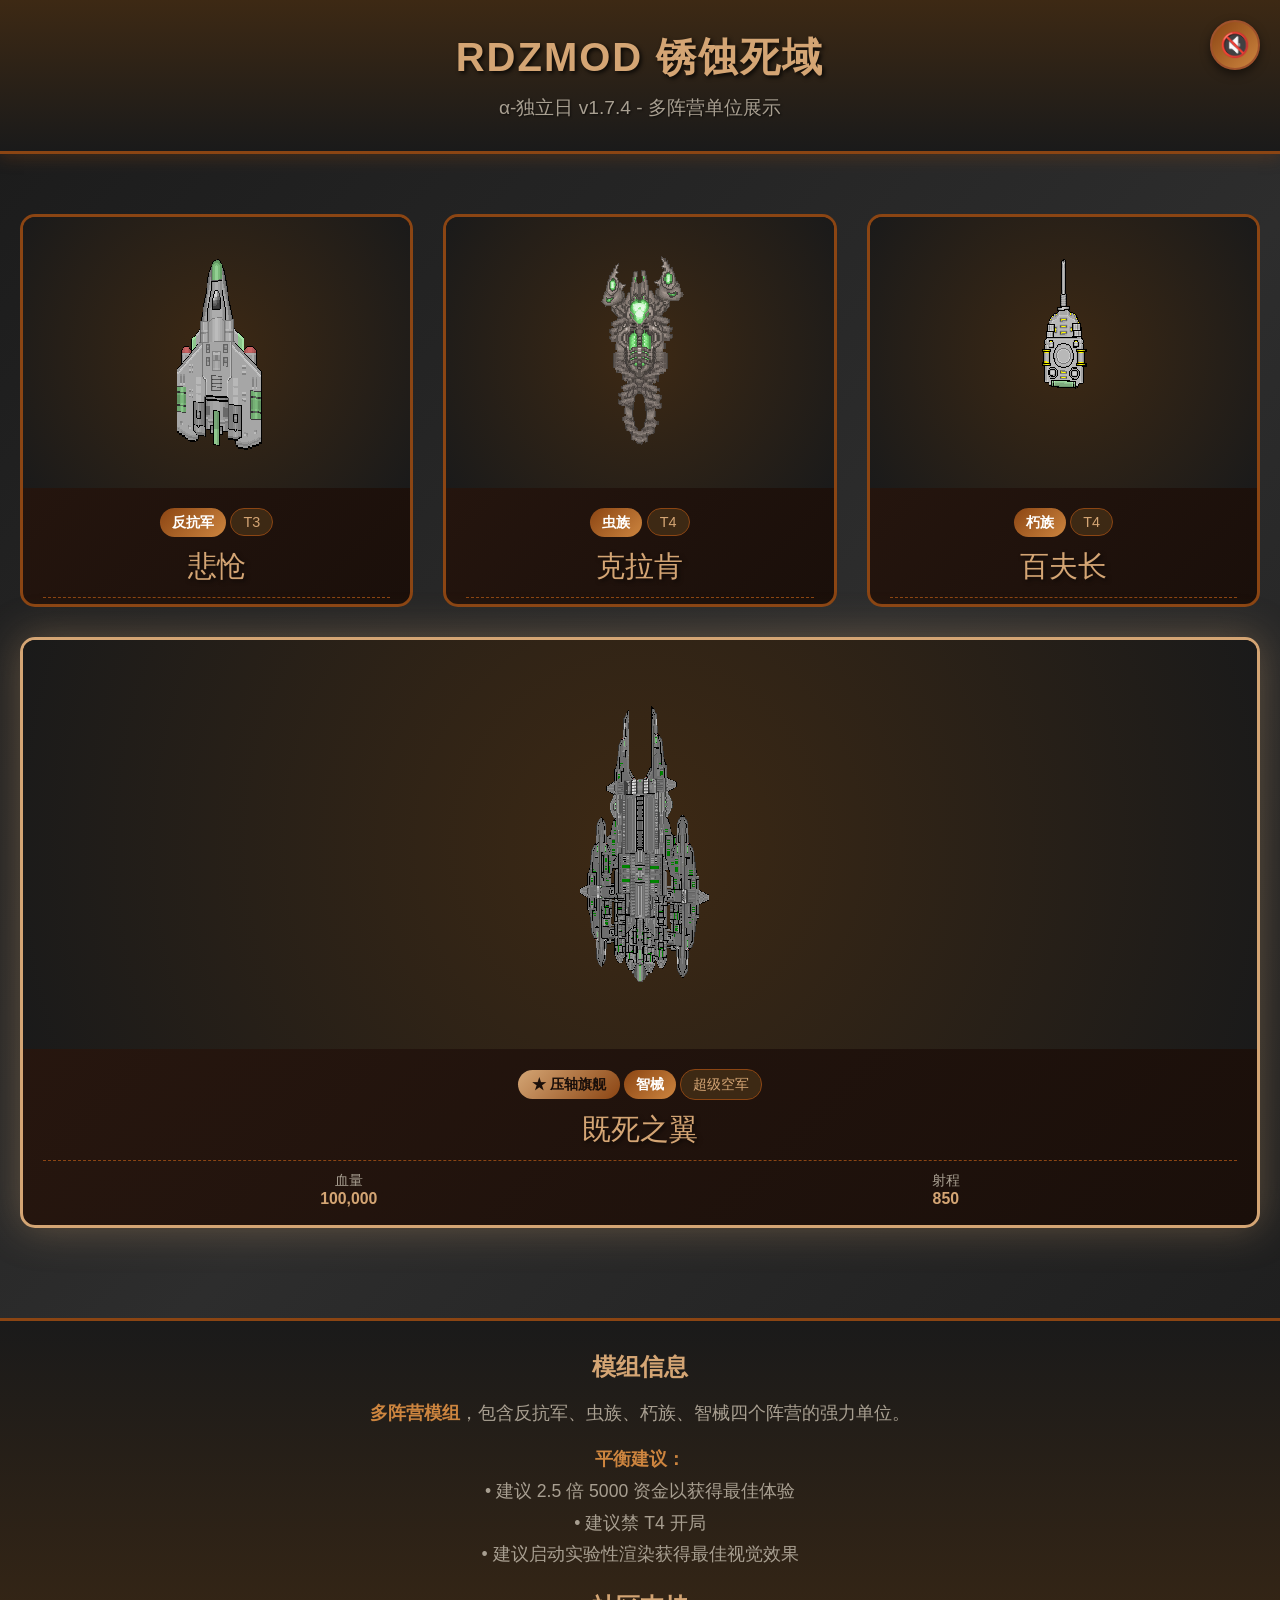
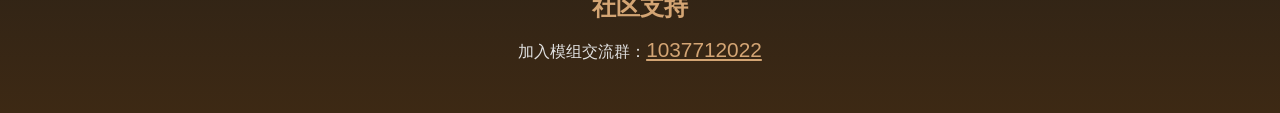
<file: xiushi/showcase/index.html>
<!DOCTYPE html>
<html lang="zh-CN">
<head>
    <meta charset="UTF-8">
    <meta name="viewport" content="width=device-width, initial-scale=1.0">
    <title>RDZMOD 锈蚀死域 α-独立日 v1.7.4 -3D 展示页</title>
    <style>
        * {
            margin: 0;
            padding: 0;
            box-sizing: border-box;
        }

        body {
            font-family: 'Microsoft YaHei', 'SimHei', sans-serif;
            background: linear-gradient(135deg, #1a1a1a 0%, #2d2d2d 50%, #1a1a1a 100%);
            color: #e0e0e0;
            min-height: 100vh;
            overflow-x: hidden;
        }

        .header {
            text-align: center;
            padding: 30px 20px;
            background: linear-gradient(to bottom, #3d2914, #1a1a1a);
            border-bottom: 3px solid #8b4513;
            box-shadow: 0 4px 15px rgba(139, 69, 19, 0.3);
        }

        .header h1 {
            font-size: 2.5em;
            color: #d4a574;
            text-shadow: 2px 2px 4px rgba(0, 0, 0, 0.8);
            margin-bottom: 10px;
            letter-spacing: 2px;
        }

        .header p {
            font-size: 1.2em;
            color: #a89f91;
            text-shadow: 1px 1px 2px rgba(0, 0, 0, 0.6);
        }

        .bgm-control {
            position: fixed;
            top: 20px;
            right: 20px;
            z-index: 1000;
        }

        .bgm-button {
            background: linear-gradient(135deg, #8b4513, #cd853f);
            border: 2px solid #a0522c;
            border-radius: 50%;
            width: 50px;
            height: 50px;
            cursor: pointer;
            display: flex;
            align-items: center;
            justify-content: center;
            color: #fff;
            font-size: 24px;
            transition: all 0.3s ease;
            box-shadow: 0 4px 10px rgba(0, 0, 0, 0.5);
        }

        .bgm-button:hover {
            transform: scale(1.1);
            box-shadow: 0 6px 15px rgba(205, 133, 63, 0.4);
        }

        .container {
            max-width: 1400px;
            margin: 0 auto;
            padding: 40px 20px;
        }

        .units-container {
            display: grid;
            grid-template-columns: repeat(auto-fit, minmax(300px, 1fr));
            gap: 30px;
            margin-top: 20px;
        }

        .unit-card {
            background: linear-gradient(135deg, #2a1810 0%, #1a0f0a 100%);
            border: 3px solid #8b4513;
            border-radius: 15px;
            overflow: hidden;
            cursor: pointer;
            transition: all 0.4s ease;
            position: relative;
            aspect-ratio: 1;
        }

        .unit-card::before {
            content: '';
            position: absolute;
            top: 0;
            left: 0;
            right: 0;
            bottom: 0;
            background: linear-gradient(45deg, transparent, rgba(212, 165, 116, 0.1), transparent);
            opacity: 0;
            transition: opacity 0.4s ease;
        }

        .unit-card:hover {
            transform: translateY(-10px) scale(1.02);
            box-shadow: 0 15px 40px rgba(212, 165, 116, 0.3);
            border-color: #d4a574;
        }

        .unit-card:hover::before {
            opacity: 1;
        }

        .unit-card.finale {
            grid-column: 1 / -1;
            aspect-ratio: 21 / 10;
            border-color: #d4a574;
            box-shadow: 0 0 40px rgba(212, 165, 116, 0.35);
        }

        .finale-badge {
            display: inline-block;
            background: linear-gradient(135deg, #d4a574, #8b4513);
            color: #1a0f0a;
            padding: 5px 14px;
            border-radius: 15px;
            font-size: 0.9em;
            font-weight: bold;
            margin-bottom: 10px;
        }

        .card-image-container {
            width: 100%;
            height: 70%;
            background: radial-gradient(circle, #3d2914, #1a1a1a);
            display: flex;
            align-items: center;
            justify-content: center;
            overflow: hidden;
            position: relative;
        }

        #canvas-container {
            width: 100%;
            height: 100%;
        }

        .card-info {
            padding: 20px;
            text-align: center;
        }

        .faction-tag {
            display: inline-block;
            background: linear-gradient(135deg, #8b4513, #cd853f);
            color: #fff;
            padding: 5px 12px;
            border-radius: 15px;
            font-size: 0.9em;
            margin-bottom: 10px;
            font-weight: bold;
        }

        .tier-badge {
            display: inline-block;
            background: #3d2914;
            color: #d4a574;
            padding: 5px 12px;
            border-radius: 15px;
            font-size: 0.9em;
            border: 1px solid #8b4513;
            margin-bottom: 10px;
        }

        .unit-name {
            font-size: 1.8em;
            color: #d4a574;
            margin-bottom: 10px;
            text-shadow: 2px 2px 4px rgba(0, 0, 0, 0.6);
        }

        .card-footer {
            display: flex;
            justify-content: space-around;
            margin-top: 10px;
            padding-top: 10px;
            border-top: 1px dashed #8b4513;
        }

        .stat-item {
            font-size: 0.9em;
            color: #a89f91;
        }

        .stat-value {
            color: #d4a574;
            font-weight: bold;
            font-size: 1.1em;
        }

        .modal {
            display: none;
            position: fixed;
            top: 0;
            left: 0;
            width: 100%;
            height: 100%;
            background: rgba(0, 0, 0, 0.9);
            z-index: 2000;
            justify-content: center;
            align-items: center;
        }

        .modal.active {
            display: flex;
        }

        .modal-content {
            background: linear-gradient(135deg, #2a1810, #1a0f0a);
            border: 3px solid #d4a574;
            border-radius: 20px;
            padding: 30px;
            max-width: 800px;
            width: 90%;
            max-height: 80vh;
            overflow-y: auto;
            position: relative;
            box-shadow: 0 20px 60px rgba(212, 165, 116, 0.3);
        }

        .close-btn {
            position: absolute;
            top: 15px;
            right: 20px;
            font-size: 2em;
            color: #d4a574;
            cursor: pointer;
            transition: all 0.3s ease;
            background: none;
            border: none;
        }

        .close-btn:hover {
            color: #fff;
            transform: rotate(90deg);
        }

        .modal-header {
            text-align: center;
            margin-bottom: 25px;
        }

        .modal-unit-name {
            font-size: 2.5em;
            color: #d4a574;
            margin-bottom: 10px;
        }

        .modal-desc {
            font-size: 1.2em;
            line-height: 1.8;
            color: #e0e0e0;
            margin-bottom: 20px;
            white-space: pre-line;
        }

        .modal-stats {
            background: rgba(139, 69, 19, 0.2);
            border: 2px solid #8b4513;
            border-radius: 15px;
            padding: 20px;
            margin-bottom: 20px;
        }

        .stats-grid {
            display: grid;
            grid-template-columns: repeat(auto-fit, minmax(200px, 1fr));
            gap: 20px;
        }

        .stat-row {
            display: flex;
            justify-content: space-between;
            align-items: center;
            padding: 10px;
            background: rgba(0, 0, 0, 0.3);
            border-radius: 8px;
        }

        .stat-label {
            font-size: 1.1em;
            color: #a89f91;
        }

        .stat-data {
            font-size: 1.2em;
            color: #d4a574;
            font-weight: bold;
        }

        .price-detail {
            background: rgba(0, 0, 0, 0.4);
            border-left: 4px solid #d4a574;
            padding: 15px;
            margin-bottom: 20px;
            font-size: 1.1em;
            color: #e0e0e0;
        }

        .footer {
            background: linear-gradient(to top, #3d2914, #1a1a1a);
            padding: 30px 20px;
            margin-top: 50px;
            border-top: 3px solid #8b4513;
            text-align: center;
        }

        .footer-section {
            margin-bottom: 20px;
        }

        .footer-title {
            font-size: 1.5em;
            color: #d4a574;
            margin-bottom: 15px;
        }

        .footer-content {
            font-size: 1.1em;
            color: #a89f91;
            line-height: 1.8;
        }

        .footer-highlight {
            color: #cd853f;
            font-weight: bold;
        }

        .group-link {
            color: #d4a574;
            text-decoration: underline;
            font-size: 1.3em;
        }

        @media (max-width: 768px) {
            .header h1 {
                font-size: 1.8em;
            }

            .header p {
                font-size: 1em;
            }

            .bgm-button {
                width: 45px;
                height: 45px;
                font-size: 20px;
            }

            .container {
                padding: 20px 15px;
            }

            .unit-card.finale {
                grid-column: span 1;
                aspect-ratio: 1;
            }

            .unit-name {
                font-size: 1.4em;
            }

            .modal-content {
                padding: 20px;
            }

            .modal-unit-name {
                font-size: 1.8em;
            }

            .modal-desc {
                font-size: 1em;
            }
        }
    </style>
</head>
<body>
    <div class="header">
        <h1>RDZMOD 锈蚀死域</h1>
        <p>α-独立日 v1.7.4 - 多阵营单位展示</p>
    </div>

    <div class="bgm-control">
        <button class="bgm-button" id="bgm-toggle" title="播放/暂停音乐">🔇</button>
    </div>

    <audio id="bgm-player" loop>
        <source src="bgm-1.ogg" type="audio/ogg">
    </audio>

    <div class="container">
        <div class="units-container" id="units-container">
            <!-- Unit cards will be generated here -->
        </div>
    </div>

    <div class="footer">
        <div class="footer-section">
            <h2 class="footer-title">模组信息</h2>
            <div class="footer-content">
                <p><span class="footer-highlight">多阵营模组</span>，包含反抗军、虫族、朽族、智械四个阵营的强力单位。</p>
                <p style="margin-top: 15px;">
                    <span class="footer-highlight">平衡建议：</span>
                    <br>• 建议 2.5 倍 5000 资金以获得最佳体验
                    <br>• 建议禁 T4 开局
                    <br>• 建议启动实验性渲染获得最佳视觉效果
                </p>
            </div>
        </div>
        <div class="footer-section">
            <h2 class="footer-title">社区支持</h2>
            <p>加入模组交流群：<span class="group-link">1037712022</span></p>
        </div>
    </div>

    <div class="modal" id="info-modal">
        <div class="modal-content">
            <button class="close-btn" id="close-modal">×</button>
            <div class="modal-header">
                <div class="faction-tag" id="modal-faction"></div>
                <h2 class="modal-unit-name" id="modal-name"></h2>
                <div class="tier-badge" id="modal-tier"></div>
            </div>
            <div class="price-detail" id="modal-price"></div>
            <p class="modal-desc" id="modal-desc"></p>
            <div class="modal-stats">
                <div class="stats-grid" id="modal-stats"></div>
            </div>
        </div>
    </div>

    <script src="vendor/three.min.js"></script>
    <script>
        // Load unit data
        const unitData = {
            "mod": "RDZMOD 锈蚀死域 α-独立日 v1.7.4",
            "units": [
                {
                    "id": "beichuang",
                    "faction": "反抗军",
                    "tier": "T3",
                    "name": "悲怆",
                    "price": "9500 + 钨钢 800",
                    "hp": 1500,
                    "shield": 800,
                    "range": 210,
                    "speed": 1.3,
                    "moveType": "AIR",
                    "desc": "T3 激光战机，机动弱，激光武器，对地对空，持续高伤",
                    "main_image": "beichuang/laser.png",
                    "main_size": [104, 202]
                },
                {
                    "id": "kelaken",
                    "faction": "虫族",
                    "tier": "T4",
                    "name": "克拉肯",
                    "price": "100000 + 生物质 11000 + 主巢基因 160",
                    "hp": 43000,
                    "range": 500,
                    "speed": 0.35,
                    "moveType": "AIR",
                    "desc": "T4 主战单位，普隆贡特的核心制空力量，侧展约三十米。外壳由多层几丁质和金属沉积物复合而成，携带大量空中工虻巡飞护航，具备远程酸液喷射和低空突防能力，是虫群夺取制空权的主力。\n\n「原初的灾祸终将降临人间」",
                    "main_image": "kelaken/main.png",
                    "main_size": [76, 155]
                },
                {
                    "id": "baifuzhang",
                    "faction": "朽族",
                    "tier": "T4",
                    "name": "百夫长",
                    "price": "40000",
                    "hp": 18000,
                    "range": 380,
                    "speed": 0.7,
                    "moveType": "OVER_CLIFF（可越崖）",
                    "desc": "T4 重型攻城器械，英雄单位，三足机甲，重型武装，对地对空。副炮需搭载武装技师启动，免疫瘫痪。",
                    "main_image": "baifuzhang/main.png",
                    "main_size": [47, 171]
                },
                {
                    "id": "jisizhiyi",
                    "faction": "智械",
                    "tier": "超级空军",
                    "name": "既死之翼",
                    "price": "1250000 + 微晶体 85000 + 核心算力 450",
                    "hp": 100000,
                    "range": 850,
                    "speed": 0.2,
                    "moveType": "AIR",
                    "desc": "第一次 AI 战争爆发第四个月，安佩瑞斯完成建造并激活该舰。全舰由 AI 神经网络统辖，无有机生命体乘员。\n\n「万机之神不需要怜悯。」\n\n搭载次空间扰动炮、自适应能量护盾、长距离折跃裂隙、二联自动导弹发射器、二联旋风鱼雷、八连重火炮发射器。\n\n「其现身即意味通讯静默与轨道清场——既死之翼不接收投降信号」",
                    "main_image": "jisizhiyi/main.png",
                    "main_size": [240, 470]
                }
            ]
        };

        // Canvas store for each unit
        const canvases = {};

        // Initialize Three.js scenes for each unit card
        function initUnitCards() {
            unitData.units.forEach((unit, index) => {
                const container = document.createElement('div');
                container.className = 'unit-card' + (unit.id === 'jisizhiyi' ? ' finale' : '');
                container.innerHTML = `
                    <div class="card-image-container" id="canvas-container-${index}"></div>
                    <div class="card-info">
                        ${unit.id === 'jisizhiyi' ? '<div class="finale-badge">★ 压轴旗舰</div>' : ''}
                        <div class="faction-tag">${unit.faction}</div>
                        <div class="tier-badge">${unit.tier}</div>
                        <div class="unit-name">${unit.name}</div>
                        <div class="card-footer">
                            <div class="stat-item">
                                <div>血量</div>
                                <div class="stat-value">${unit.hp.toLocaleString()}</div>
                            </div>
                            <div class="stat-item">
                                <div>射程</div>
                                <div class="stat-value">${unit.range}</div>
                            </div>
                        </div>
                    </div>
                `;

                document.getElementById('units-container').appendChild(container);

                // Create Three.js scene for this card
                initThreeScene(index, unit);

                // Add click handler
                container.addEventListener('click', () => showUnitInfo(unit));
            });
        }

        // Initialize Three.js scene for a single unit
        function initThreeScene(index, unit) {
            const container = document.getElementById(`canvas-container-${index}`);
            
            // Create scene
            const scene = new THREE.Scene();
            
            // Create camera
            const camera = new THREE.PerspectiveCamera(50, 1, 0.1, 1000);
            camera.position.z = 5;
            camera.aspect = container.offsetWidth / container.offsetHeight;
            camera.updateProjectionMatrix();
            
            // Create renderer with pixelated rendering
            const renderer = new THREE.WebGLRenderer({ 
                antialias: false,
                alpha: true
            });
            renderer.setSize(container.offsetWidth, container.offsetHeight);
            renderer.setPixelRatio(Math.min(window.devicePixelRatio, 2));
            container.appendChild(renderer.domElement);

            // Create sprite material with nearest-neighbor filtering
            const textureLoader = new THREE.TextureLoader();
            const imageUrl = unit.main_image;
            
            const texture = textureLoader.load(imageUrl, function(texture) {
                texture.magFilter = THREE.NearestFilter;
                texture.minFilter = THREE.NearestFilter;
                const [w, h] = unit.main_size;
                const fit = 3.2 / Math.max(w, h);
                const mesh = new THREE.Mesh(
                    new THREE.PlaneGeometry(w * fit, h * fit),
                    new THREE.MeshBasicMaterial({ map: texture, transparent: true, side: THREE.DoubleSide })
                );
                scene.add(mesh);
                canvases[index] = { scene, camera, renderer, mesh };
            });

            // Animation loop
            function animate() {
                requestAnimationFrame(animate);

                if (canvases[index] && canvases[index].mesh) {
                    const time = Date.now() * 0.001;
                    canvases[index].mesh.rotation.y = Math.sin(time * 0.8) * 0.45;
                }

                canvases[index]?.renderer?.render(canvases[index].scene, canvases[index].camera);
            }
            animate();

            // Handle window resize
            window.addEventListener('resize', () => {
                if (canvases[index]) {
                    const newWidth = container.offsetWidth;
                    const newHeight = container.offsetHeight;
                    canvases[index].camera.aspect = newWidth / newHeight;
                    canvases[index].camera.updateProjectionMatrix();
                    canvases[index].renderer.setSize(newWidth, newHeight);
                }
            });
        }

        // Show unit information modal
        function showUnitInfo(unit) {
            const modal = document.getElementById('info-modal');
            
            document.getElementById('modal-faction').textContent = unit.faction;
            document.getElementById('modal-name').textContent = unit.name;
            document.getElementById('modal-tier').textContent = unit.tier;
            document.getElementById('modal-price').textContent = `造价：${unit.price}`;
            document.getElementById('modal-desc').textContent = unit.desc;

            const statsContainer = document.getElementById('modal-stats');
            statsContainer.innerHTML = '';

            const stats = [
                { label: '生命值', value: `${unit.hp.toLocaleString()}` },
                { label: '射程', value: `${unit.range}` },
                { label: '速度', value: `${unit.speed}` },
                { label: '移动方式', value: `${unit.moveType}` }
            ];

            if (unit.shield) {
                stats.push({ label: '护盾值', value: `${unit.shield}` });
            }

            stats.forEach(stat => {
                const statRow = document.createElement('div');
                statRow.className = 'stat-row';
                statRow.innerHTML = `
                    <div class="stat-label">${stat.label}</div>
                    <div class="stat-data">${stat.value}</div>
                `;
                statsContainer.appendChild(statRow);
            });

            modal.classList.add('active');
        }

        // Close modal
        document.getElementById('close-modal').addEventListener('click', () => {
            document.getElementById('info-modal').classList.remove('active');
        });

        document.getElementById('info-modal').addEventListener('click', (e) => {
            if (e.target.id === 'info-modal') {
                document.getElementById('info-modal').classList.remove('active');
            }
        });

        // BGM control
        const bgmPlayer = document.getElementById('bgm-player');
        const bgmToggle = document.getElementById('bgm-toggle');
        let isPlaying = false;

        bgmToggle.addEventListener('click', () => {
            if (isPlaying) {
                bgmPlayer.pause();
                bgmToggle.textContent = '🔇';
            } else {
                bgmPlayer.play().catch(e => console.log('Auto-play prevented:', e));
                bgmToggle.textContent = '🔊';
            }
            isPlaying = !isPlaying;
        });

        // Initialize everything when page loads
        window.addEventListener('load', initUnitCards);
    </script>
</body>
</html>
</file>
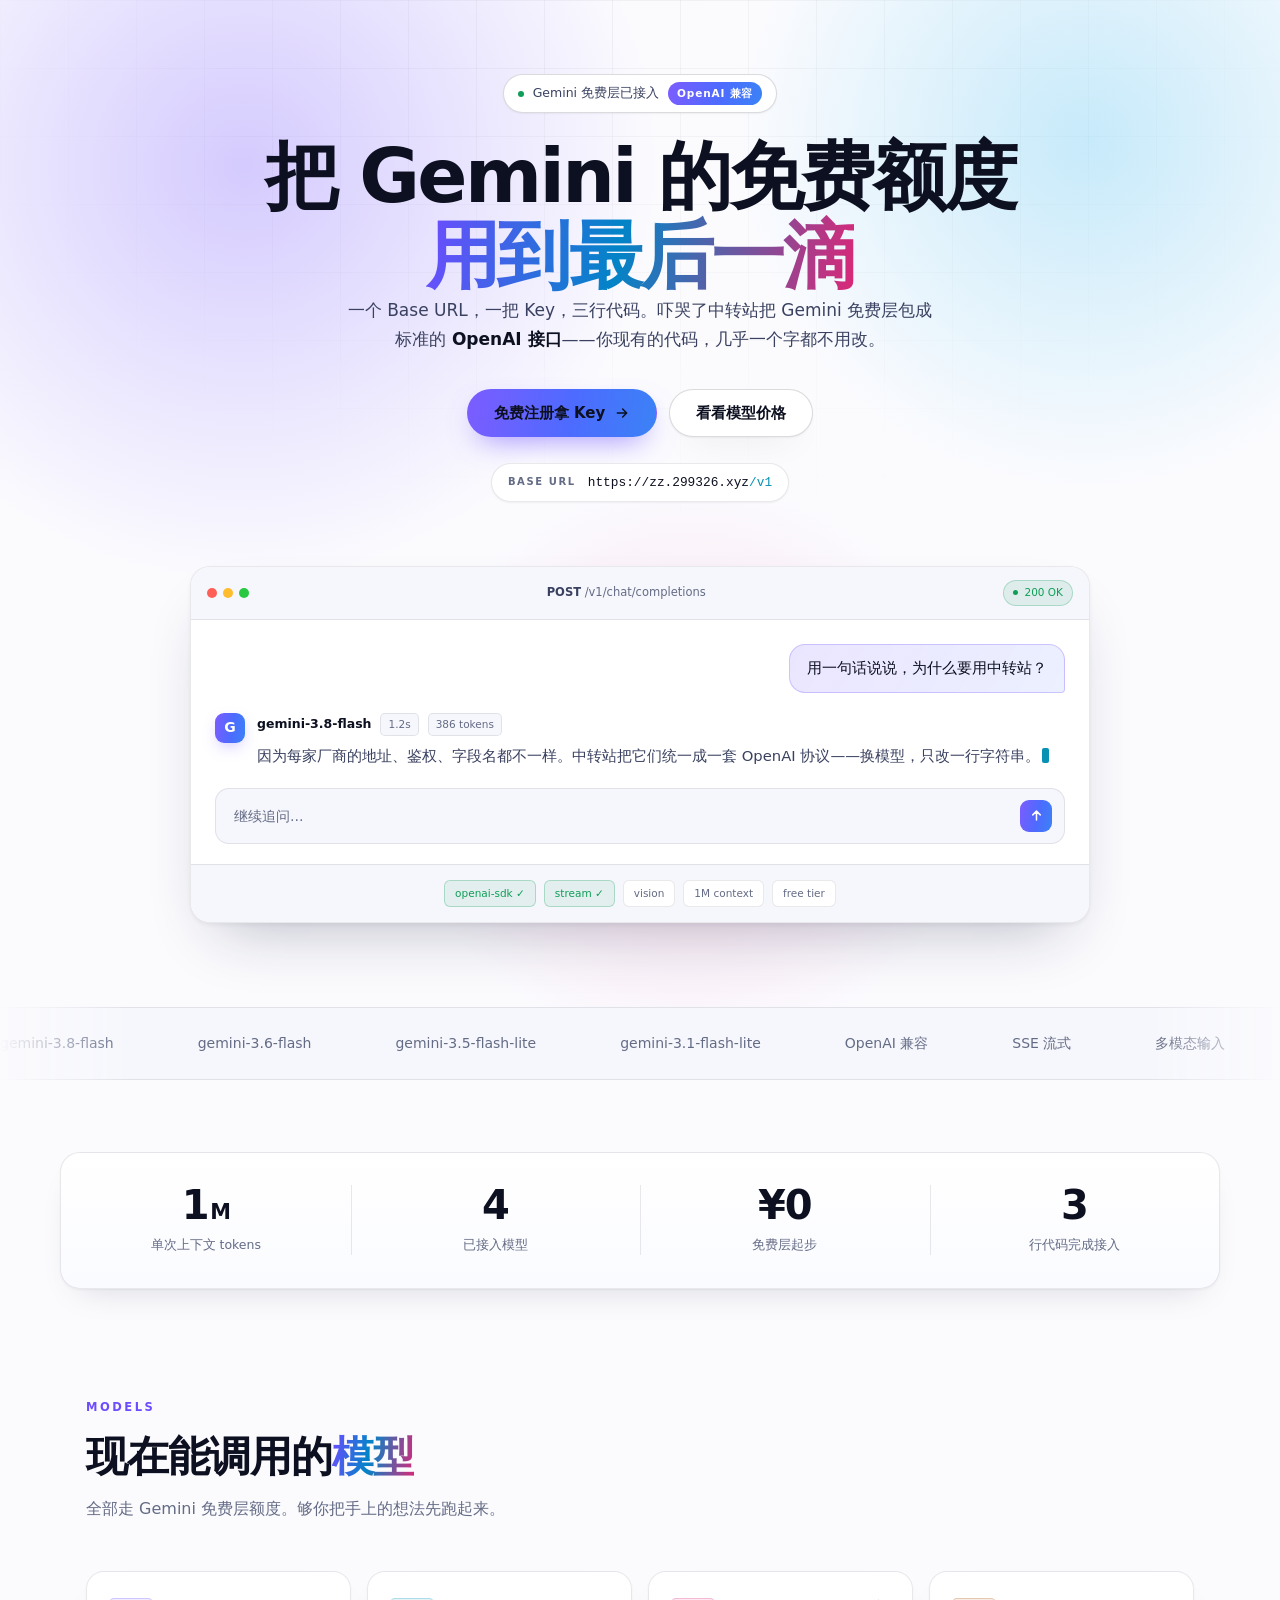
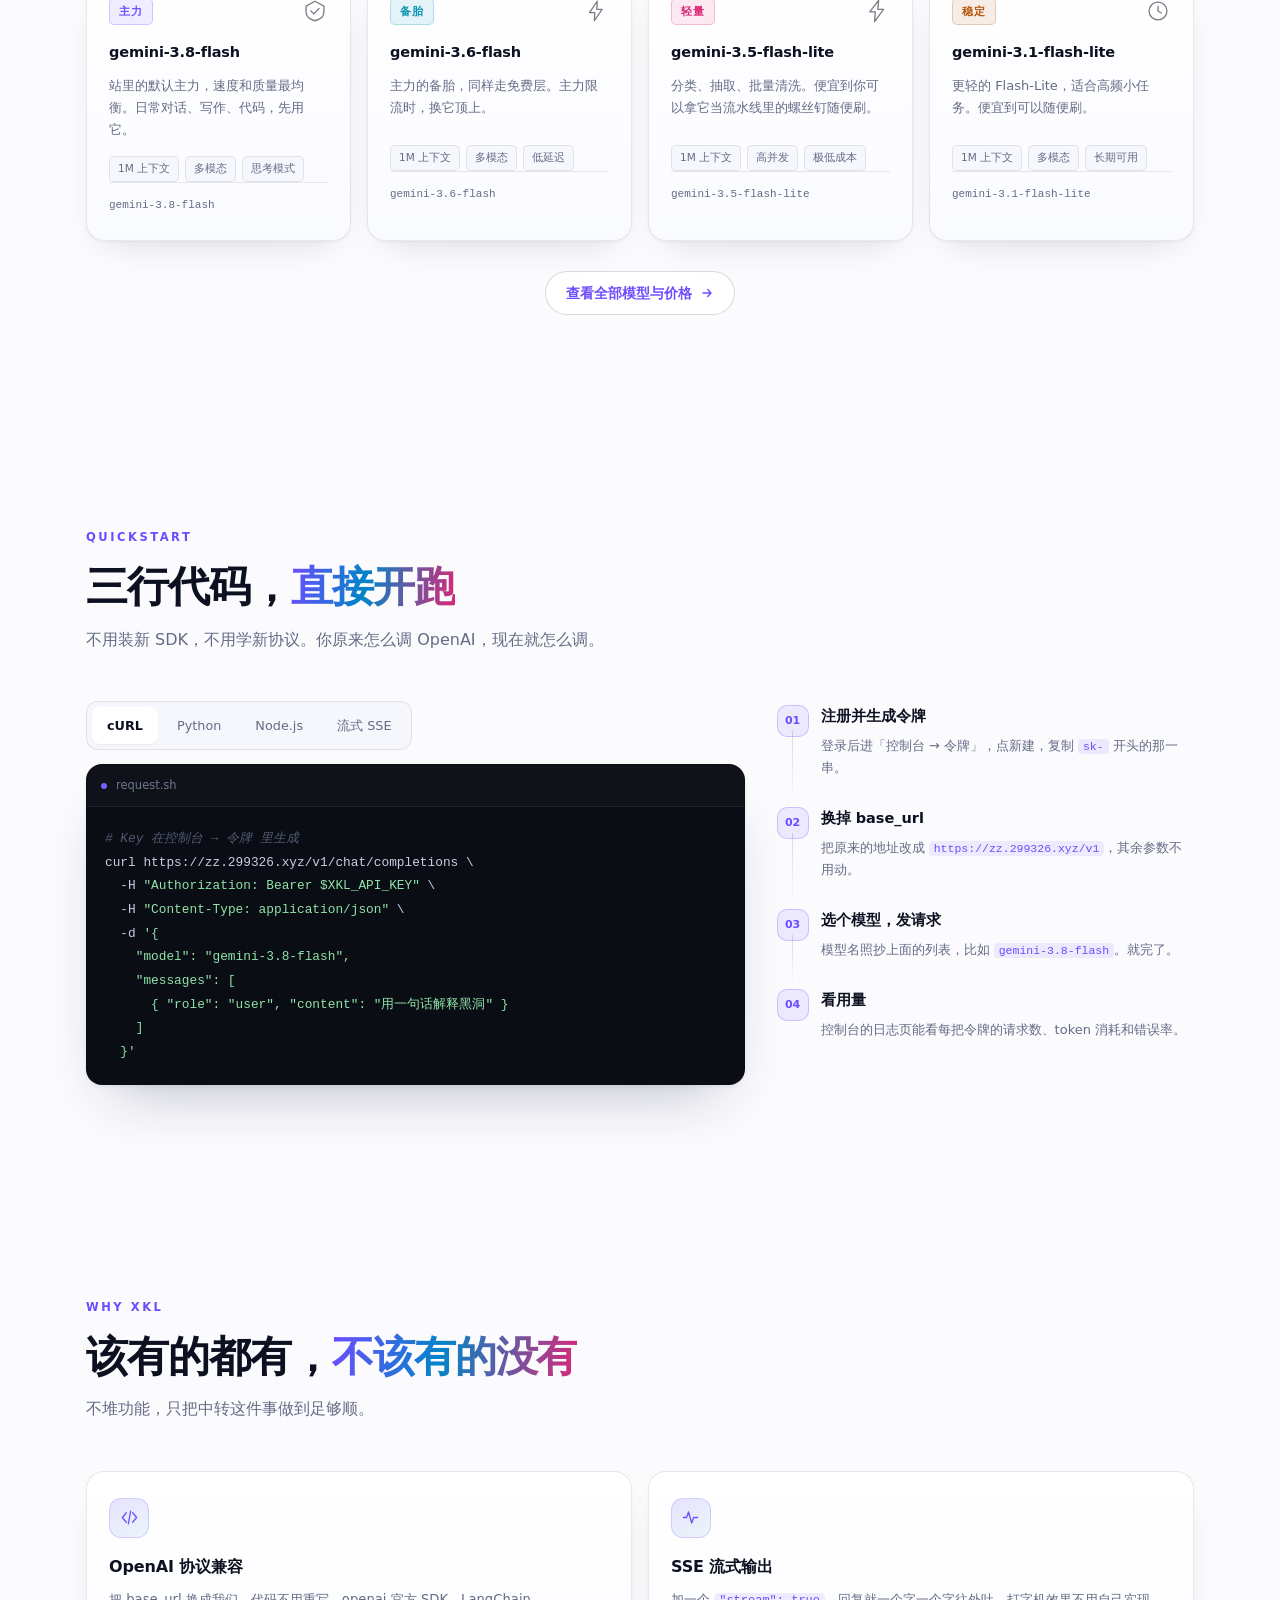
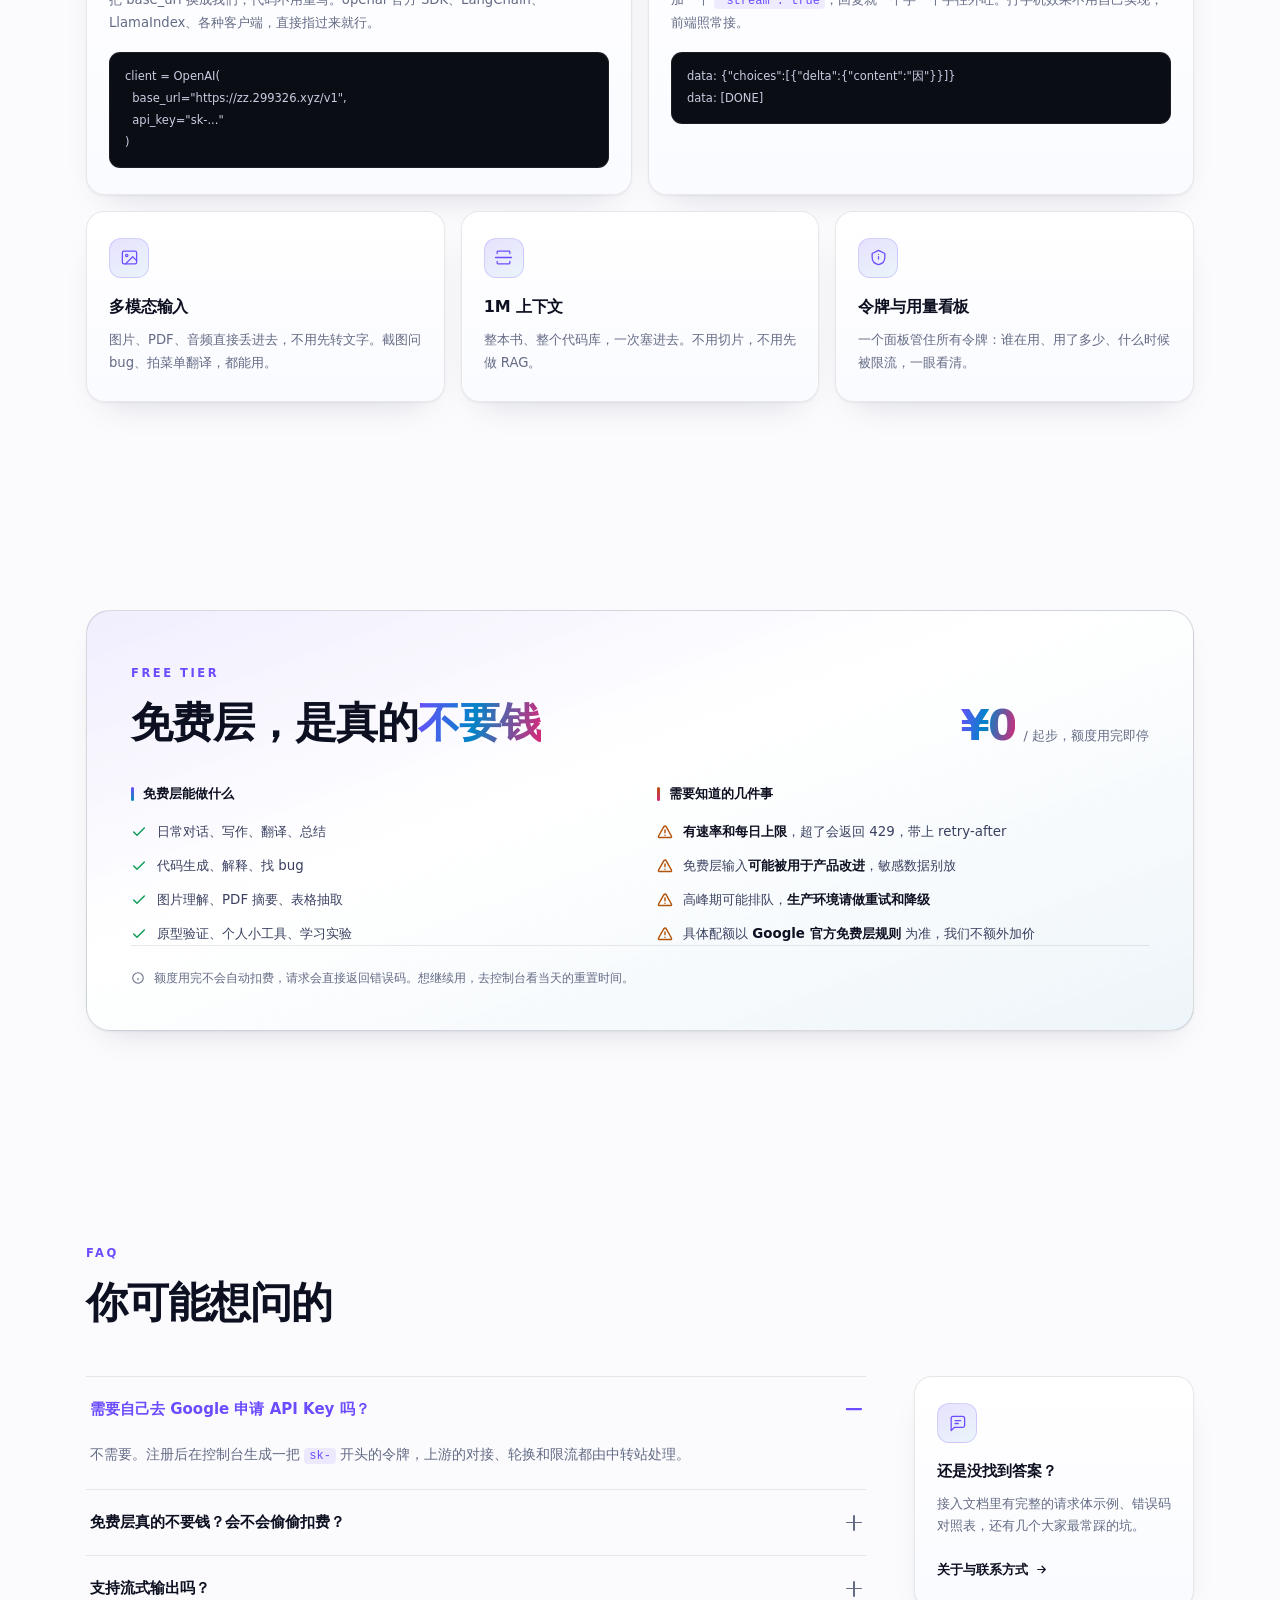
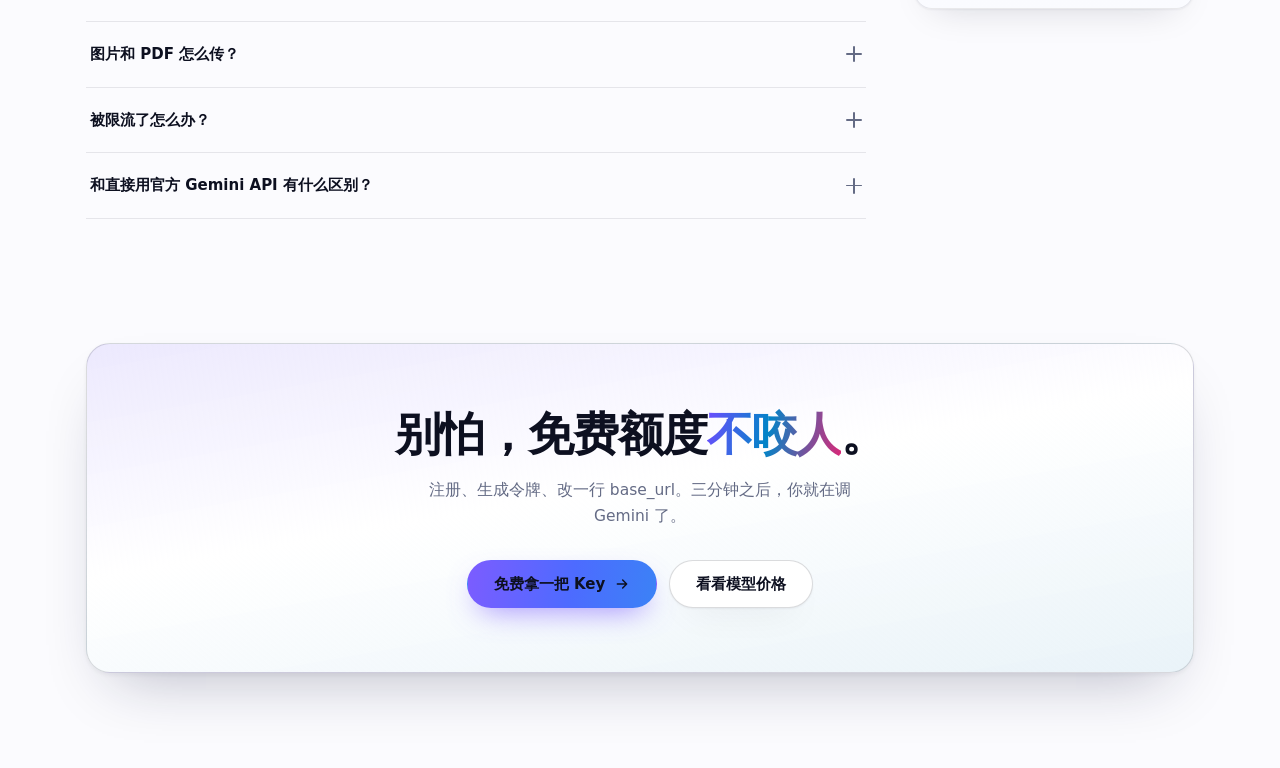
<file: relay-home.html>
<!doctype html>
<html lang="zh-CN">
<head>
<meta charset="utf-8" />
<meta name="viewport" content="width=device-width, initial-scale=1" />
<title>吓哭了中转站</title>
<style>html,body{margin:0}</style>
</head>
<body>
<!-- ============================================================================
  吓哭了中转站 · 首页内容（适配 New API）
  ----------------------------------------------------------------------------
  粘贴位置：后台 → 系统设置 → 内容设置 → 首页内容
  （英文界面：Settings → System Settings → Content → Home Page Content）

  为什么这里没有任何 script / link / meta 标签：
  New API 会把这段 HTML 渲染进 Shadow DOM，并经过 DOMPurify 过滤，
  上述标签会被直接删除。所以这里的交互全部用纯 CSS 实现：
    · 代码切换  →  radio + :checked
    · 常见问题  →  原生 <details>
    · 打字机    →  逐字 span + animation-delay
    · 复制地址  →  user-select:all（点一下全选）

  主题：会自动跟随后台的明暗主题（组件会给容器加 .dark 类）。
  想强制深色，把最外层 class="xkl" 改成 class="xkl xkl-dark"。

  已按吓哭了中转站改好：域名 zz.299326.xyz，模型为当前免费层
  ============================================================================ -->
<div class="xkl">

<style>
/* ============================================================
   1. 配色变量（浅色为默认，深色覆盖）
   ============================================================ */
.xkl{
  --x-bg:#fbfbfe;
  --x-bg-2:#ffffff;
  --x-panel:#ffffff;
  --x-panel-2:#f6f7fc;
  --x-ink:#0d1020;
  --x-ink-2:#3a4160;
  --x-muted:#646b85;
  --x-line:rgba(13,16,32,.09);
  --x-line-2:rgba(13,16,32,.15);
  --x-v:#6d4cff;
  --x-b:#3d6bff;
  --x-c:#0891b2;
  --x-m:#db2777;
  --x-ok:#0f9d58;
  --x-warn:#b45309;
  --x-grad:linear-gradient(100deg,#6d4cff,#0284c7 45%,#db2777);
  --x-btn-grad:linear-gradient(100deg,#7c5cff,#4d6bff 55%,#3b82f6);
  --x-btn-ink:#ffffff;
  --x-shadow:0 1px 2px rgba(13,16,32,.05),0 16px 36px -20px rgba(13,16,32,.18);
  --x-shadow-lg:0 2px 4px rgba(13,16,32,.05),0 30px 60px -28px rgba(20,24,60,.3);
  --x-card-bg:linear-gradient(180deg,#ffffff,#fafbff);
  --x-card-bg-2:rgba(255,255,255,.72);
  --x-glow-1:rgba(124,92,255,.3);
  --x-glow-2:rgba(34,180,238,.24);
  --x-glow-3:rgba(236,72,153,.16);
  --x-grid:rgba(13,16,32,.045);
  --x-code-bg:#0b0d15;
  --x-code-ink:#c8cee2;
  --x-code-line:rgba(255,255,255,.07);
  --x-code-head:rgba(255,255,255,.02);
  --x-tw:34ms;
}

.dark .xkl,
.xkl.xkl-dark{
  --x-bg:#05060a;
  --x-bg-2:#080a11;
  --x-panel:rgba(255,255,255,.042);
  --x-panel-2:rgba(255,255,255,.02);
  --x-ink:#eef0f8;
  --x-ink-2:#b8bed2;
  --x-muted:#868da4;
  --x-line:rgba(255,255,255,.085);
  --x-line-2:rgba(255,255,255,.16);
  --x-v:#a78bfa;
  --x-b:#6d9bff;
  --x-c:#22d3ee;
  --x-m:#ff5cc8;
  --x-ok:#3ddc97;
  --x-warn:#ffb86b;
  --x-grad:linear-gradient(100deg,#c9b6ff,#8be9ff 42%,#ff9ade);
  --x-btn-grad:linear-gradient(100deg,#a78bfa,#6d8cff 45%,#31d8f0);
  --x-btn-ink:#07080e;
  --x-shadow:0 18px 40px -26px rgba(0,0,0,.9);
  --x-shadow-lg:0 60px 140px -60px rgba(124,92,255,.65);
  --x-card-bg:linear-gradient(180deg,rgba(255,255,255,.05),rgba(255,255,255,.012));
  --x-card-bg-2:rgba(255,255,255,.035);
  --x-glow-1:rgba(124,92,255,.5);
  --x-glow-2:rgba(34,211,238,.3);
  --x-glow-3:rgba(255,92,200,.22);
  --x-grid:rgba(255,255,255,.04);
  --x-code-bg:#0a0c13;
  --x-code-ink:#c3c9dd;
  --x-code-line:rgba(255,255,255,.06);
  --x-code-head:rgba(255,255,255,.016);
}

/* ============================================================
   2. 基础
   ============================================================ */
.xkl,
.xkl *,
.xkl *::before,
.xkl *::after{box-sizing:border-box}

/* 这两条只在「单独打开本文件预览」时生效；
   在 Shadow DOM 里不存在 html/body 元素，等于没写，不会污染 New API 的页面 */
html,body{margin:0}

.xkl{
  position:relative;
  isolation:isolate;
  overflow:hidden;
  background:var(--x-bg);
  color:var(--x-ink);
  font-family:"PingFang SC","HarmonyOS Sans SC","Microsoft YaHei",system-ui,-apple-system,"Segoe UI",Roboto,sans-serif;
  font-size:16px;
  line-height:1.65;
  text-align:left;
  -webkit-font-smoothing:antialiased;
  -moz-osx-font-smoothing:grayscale;
}
.xkl a{color:inherit;text-decoration:none}
.xkl p{margin:0}
.xkl ul,.xkl ol{margin:0;padding:0;list-style:none}
.xkl img,.xkl svg{display:block;max-width:100%}
.xkl pre,.xkl code{font-family:"JetBrains Mono",ui-monospace,SFMono-Regular,Menlo,Consolas,monospace}
.xkl ::selection{background:rgba(109,76,255,.22)}

/* ============================================================
   3. 背景装饰
   ============================================================ */
/* 装饰层只覆盖首屏高度：用 px/vw 定位，避免百分比跟随整页高度跑偏 */
.xkl-bg{position:absolute;top:0;left:0;right:0;height:1200px;z-index:-2;pointer-events:none;overflow:hidden}
.xkl-bg i{position:absolute;display:block;border-radius:50%}
.xkl-bg i:nth-child(1){
  width:74vw;height:74vw;left:-18vw;top:-24vw;
  background:radial-gradient(circle,var(--x-glow-1),transparent 62%);
  animation:xkl-drift1 26s ease-in-out infinite alternate;
}
.xkl-bg i:nth-child(2){
  width:62vw;height:62vw;right:-16vw;top:-20vw;
  background:radial-gradient(circle,var(--x-glow-2),transparent 62%);
  animation:xkl-drift2 32s ease-in-out infinite alternate;
}
.xkl-bg i:nth-child(3){
  width:52vw;height:52vw;left:28vw;top:34vw;
  background:radial-gradient(circle,var(--x-glow-3),transparent 62%);
  animation:xkl-drift3 38s ease-in-out infinite alternate;
}
@keyframes xkl-drift1{to{transform:translate3d(7%,5%,0) scale(1.12)}}
@keyframes xkl-drift2{to{transform:translate3d(-8%,9%,0) scale(.92)}}
@keyframes xkl-drift3{to{transform:translate3d(5%,-7%,0) scale(1.14)}}

.xkl-grid{
  position:absolute;top:0;left:0;right:0;height:1200px;
  z-index:-1;pointer-events:none;
  background-image:
    linear-gradient(var(--x-grid) 1px,transparent 1px),
    linear-gradient(90deg,var(--x-grid) 1px,transparent 1px);
  background-size:68px 68px;
  -webkit-mask-image:radial-gradient(ellipse 78% 62% at 50% 0%,#000 4%,transparent 72%);
  mask-image:radial-gradient(ellipse 78% 62% at 50% 0%,#000 4%,transparent 72%);
}

/* ============================================================
   4. 布局与通用排版
   ============================================================ */
.xkl-wrap{max-width:1160px;margin:0 auto;padding:0 26px}
.xkl-sec{padding:104px 0}

.xkl-eyebrow{
  display:inline-block;
  font-size:11.5px;letter-spacing:.22em;text-transform:uppercase;
  color:var(--x-v);margin:0 0 16px;font-weight:600;
}
.xkl-h2{
  font-size:clamp(26px,3.6vw,42px);
  line-height:1.16;letter-spacing:-.025em;font-weight:750;
  margin:0 0 14px;color:var(--x-ink);
}
.xkl-sub{color:var(--x-muted);font-size:16px;line-height:1.7;max-width:600px;margin:0}
.xkl-head{margin-bottom:48px}
.xkl-grad{
  background:var(--x-grad);
  -webkit-background-clip:text;background-clip:text;
  color:transparent;
}

/* 按钮 */
.xkl-btn{
  display:inline-flex;align-items:center;justify-content:center;gap:9px;
  padding:14px 26px;border-radius:99px;
  font-size:15px;font-weight:600;line-height:1.2;
  border:1px solid transparent;
  transition:transform .35s cubic-bezier(.22,.68,.24,1),box-shadow .35s,background .3s,border-color .3s;
  white-space:nowrap;
}
.xkl-btn svg{width:16px;height:16px;flex:none;transition:transform .35s cubic-bezier(.22,.68,.24,1)}
.xkl-btn-p{
  background:var(--x-btn-grad);color:var(--x-btn-ink);
  box-shadow:0 12px 30px -12px rgba(109,76,255,.75);
}
.xkl-btn-p:hover{transform:translateY(-2px);box-shadow:0 20px 44px -14px rgba(109,76,255,.85)}
.xkl-btn-p:hover svg{transform:translateX(4px)}
.xkl-btn-g{
  background:var(--x-panel);border-color:var(--x-line-2);color:var(--x-ink);
  box-shadow:var(--x-shadow);
}
.xkl-btn-g:hover{transform:translateY(-2px);border-color:var(--x-v)}

/* 卡片 */
.xkl-card{
  position:relative;
  padding:26px 22px;
  border-radius:18px;
  background:var(--x-card-bg);
  border:1px solid var(--x-line);
  box-shadow:var(--x-shadow);
  transition:transform .45s cubic-bezier(.22,.68,.24,1),box-shadow .45s,border-color .45s;
}
.xkl-card:hover{
  transform:translateY(-5px);
  border-color:rgba(109,76,255,.42);
  box-shadow:var(--x-shadow-lg);
}

/* ============================================================
   5. Hero
   ============================================================ */
.xkl-hero{padding:74px 0 0;text-align:center}
.xkl-hero-in{display:flex;flex-direction:column;align-items:center}

.xkl-badge{
  display:inline-flex;align-items:center;gap:9px;
  padding:7px 14px;border-radius:99px;
  background:var(--x-panel);border:1px solid var(--x-line-2);
  box-shadow:var(--x-shadow);
  font-size:12.5px;color:var(--x-ink-2);
}
.xkl-badge b{
  font-size:10.5px;letter-spacing:.08em;font-weight:700;
  padding:3px 9px;border-radius:99px;color:var(--x-btn-ink);
  background:var(--x-btn-grad);
}
.xkl-dot{
  width:6px;height:6px;border-radius:50%;flex:none;
  background:var(--x-ok);
  animation:xkl-pulse 2.4s ease-out infinite;
}
@keyframes xkl-pulse{
  0%{box-shadow:0 0 0 0 rgba(61,220,151,.55)}
  70%{box-shadow:0 0 0 9px rgba(61,220,151,0)}
  100%{box-shadow:0 0 0 0 rgba(61,220,151,0)}
}

.xkl-h1{
  font-size:clamp(26px,calc(9.3vw - 2px),74px);
  line-height:1.07;letter-spacing:-.035em;font-weight:800;
  margin:24px 0 0;color:var(--x-ink);
}
.xkl-lead{
  margin:22px auto 0;max-width:620px;
  font-size:clamp(15px,1.5vw,17px);line-height:1.75;color:var(--x-ink-2);
}
.xkl-lead b{color:var(--x-ink);font-weight:650}
.xkl-nw{white-space:nowrap}

.xkl-cta{display:flex;gap:12px;flex-wrap:wrap;justify-content:center;margin-top:34px}

.xkl-ep{
  display:inline-flex;align-items:center;gap:12px;margin-top:26px;
  padding:8px 16px;border-radius:99px;
  background:var(--x-panel);border:1px solid var(--x-line);
  box-shadow:var(--x-shadow);
  max-width:100%;
}
.xkl-ep span{
  font-size:10px;letter-spacing:.16em;color:var(--x-muted);
  flex:none;font-weight:600;
}
.xkl-ep code{
  font-size:12.8px;color:var(--x-ink);
  white-space:nowrap;overflow:hidden;text-overflow:ellipsis;
  -webkit-user-select:all;user-select:all;cursor:copy;
}
.xkl-ep em{font-style:normal;color:var(--x-c)}

/* ============================================================
   6. 预览窗 + 打字机
   ============================================================ */
.xkl-visual{position:relative;margin-top:64px;width:100%}
.xkl-win{
  position:relative;width:100%;max-width:900px;margin:0 auto;
  border-radius:20px;overflow:hidden;
  background:var(--x-bg-2);
  border:1px solid var(--x-line);
  box-shadow:var(--x-shadow-lg);
}
.dark .xkl-win,.xkl.xkl-dark .xkl-win{
  background:linear-gradient(180deg,#111320,#08090f);
  border-color:rgba(255,255,255,.1);
}
.xkl-win-bar{
  display:flex;align-items:center;justify-content:space-between;gap:14px;
  padding:13px 16px;border-bottom:1px solid var(--x-line);
  background:var(--x-panel-2);
}
.xkl-dots{display:flex;gap:6px;flex:none}
.xkl-dots i{width:10px;height:10px;border-radius:50%;display:block}
.xkl-dots i:nth-child(1){background:#ff5f57}
.xkl-dots i:nth-child(2){background:#febc2e}
.xkl-dots i:nth-child(3){background:#28c840}
.xkl-win-url{
  flex:1;text-align:center;font-size:11.5px;color:var(--x-muted);
  white-space:nowrap;overflow:hidden;text-overflow:ellipsis;
}
.xkl-win-url b{color:var(--x-ink-2);font-weight:600}
.xkl-win-ok{
  display:inline-flex;align-items:center;gap:6px;flex:none;
  font-size:10.5px;padding:3px 9px;border-radius:99px;
  color:var(--x-ok);background:rgba(15,157,88,.1);border:1px solid rgba(15,157,88,.25);
}
.xkl-win-ok::before{content:"";width:5px;height:5px;border-radius:50%;background:currentColor}

.xkl-win-body{padding:24px 24px 16px;display:flex;flex-direction:column;gap:20px;text-align:left}
.xkl-msg{display:flex;gap:12px}
.xkl-msg-me{justify-content:flex-end}
.xkl-bubble{
  max-width:80%;padding:12px 17px;border-radius:16px 16px 4px 16px;
  background:linear-gradient(120deg,rgba(109,76,255,.14),rgba(61,107,255,.1));
  border:1px solid rgba(109,76,255,.26);
  font-size:14.5px;line-height:1.6;color:var(--x-ink);
}
.dark .xkl-bubble,.xkl.xkl-dark .xkl-bubble{
  background:linear-gradient(120deg,rgba(124,92,255,.26),rgba(77,124,255,.18));
  border-color:rgba(124,92,255,.32);
  color:#e4e7f5;
}
.xkl-ava{
  width:30px;height:30px;border-radius:9px;flex:none;
  display:flex;align-items:center;justify-content:center;
  background:var(--x-btn-grad);color:var(--x-btn-ink);
  font-size:14px;font-weight:800;
  box-shadow:0 6px 18px -8px rgba(109,76,255,.85);
}
.xkl-ai{min-width:0;flex:1}
.xkl-ai-meta{display:flex;align-items:center;gap:9px;flex-wrap:wrap;margin-bottom:7px}
.xkl-ai-meta b{font-size:12.5px;font-weight:600;color:var(--x-ink)}
.xkl-ai-meta span{
  font-size:10.5px;color:var(--x-muted);
  padding:2px 7px;border-radius:5px;background:var(--x-panel-2);
  border:1px solid var(--x-line);
}
.xkl-ai-text{margin:0;font-size:14.8px;line-height:1.8;color:var(--x-ink-2);min-height:1.8em}

/* 逐字出现 */
.xkl-tw span{
  opacity:1;
  animation:xkl-tw 1ms linear both;
  animation-delay:calc(var(--i) * var(--x-tw));
}
@keyframes xkl-tw{0%{opacity:0}100%{opacity:1}}
.xkl-caret{
  display:inline-block;width:7px;height:15px;margin-left:2px;
  vertical-align:-2px;border-radius:2px;
  background:var(--x-c);
  animation:xkl-blink 1s steps(1) infinite;
}
@keyframes xkl-blink{0%,49%{opacity:1}50%,100%{opacity:0}}

.xkl-composer{
  display:flex;align-items:center;gap:12px;
  margin:2px 24px 20px;padding:11px 12px 11px 18px;
  border-radius:14px;border:1px solid var(--x-line);
  background:var(--x-panel-2);
}
.xkl-composer .xkl-ph{flex:1;font-size:13.5px;color:var(--x-muted);text-align:left}
.xkl-send{
  width:32px;height:32px;border-radius:9px;flex:none;
  display:flex;align-items:center;justify-content:center;
  background:var(--x-btn-grad);color:var(--x-btn-ink);
}
.xkl-send svg{width:15px;height:15px}

.xkl-win-foot{
  display:flex;flex-wrap:wrap;gap:8px;justify-content:center;
  padding:15px 22px;border-top:1px solid var(--x-line);
  background:var(--x-panel-2);
}
.xkl-chip{
  font-size:10.5px;color:var(--x-muted);
  padding:4px 10px;border-radius:6px;
  background:var(--x-panel);border:1px solid var(--x-line);
}
.xkl-chip-ok{color:var(--x-ok);border-color:rgba(15,157,88,.28);background:rgba(15,157,88,.08)}

/* ============================================================
   7. 跑马灯
   ============================================================ */
.xkl-mq{
  margin-top:84px;padding:24px 0;overflow:hidden;
  border-top:1px solid var(--x-line);border-bottom:1px solid var(--x-line);
  background:var(--x-panel-2);
  -webkit-mask-image:linear-gradient(90deg,transparent,#000 10%,#000 90%,transparent);
  mask-image:linear-gradient(90deg,transparent,#000 10%,#000 90%,transparent);
}
.xkl-mq-track{display:flex;width:max-content;animation:xkl-mq 46s linear infinite}
.xkl-mq:hover .xkl-mq-track{animation-play-state:paused}
@keyframes xkl-mq{to{transform:translateX(-50%)}}
.xkl-mq-g{display:flex;align-items:center;gap:42px;padding-right:42px}
.xkl-mq-item{
  display:flex;align-items:center;gap:12px;flex:none;
  font-size:14px;color:var(--x-muted);white-space:nowrap;
}
.xkl-mq-item i{width:4px;height:4px;border-radius:50%;background:var(--x-line-2);display:block;flex:none}

/* ============================================================
   8. 数据条
   ============================================================ */
.xkl-stats{padding:72px 0 0}
.xkl-stats-in{
  display:grid;grid-template-columns:repeat(4,1fr);
  border:1px solid var(--x-line);border-radius:20px;
  background:var(--x-card-bg);
  box-shadow:var(--x-shadow);
  overflow:hidden;
}
.xkl-stat{padding:32px 22px;text-align:center;position:relative}
.xkl-stat + .xkl-stat::before{
  content:"";position:absolute;left:0;top:24%;height:52%;width:1px;
  background:var(--x-line);
}
.xkl-stat b{
  display:block;
  font-size:clamp(28px,3.4vw,40px);font-weight:750;letter-spacing:-.03em;line-height:1;
  color:var(--x-ink);
  font-variant-numeric:tabular-nums;
}
.xkl-stat b small{font-size:.52em;font-weight:600;margin-left:2px}
.xkl-stat span{display:block;font-size:12.5px;color:var(--x-muted);margin-top:10px}

/* ============================================================
   9. 模型卡
   ============================================================ */
.xkl-models{display:grid;grid-template-columns:repeat(4,1fr);gap:16px}
.xkl-m-top{display:flex;align-items:center;justify-content:space-between;margin-bottom:16px}
.xkl-tag{
  font-size:10.5px;letter-spacing:.08em;padding:4px 9px;border-radius:5px;
  color:var(--x-v);background:rgba(109,76,255,.1);border:1px solid rgba(109,76,255,.24);
  font-weight:600;
}
.xkl-tag-2{color:var(--x-c);background:rgba(8,145,178,.1);border-color:rgba(8,145,178,.24)}
.xkl-tag-3{color:var(--x-m);background:rgba(219,39,119,.1);border-color:rgba(219,39,119,.24)}
.xkl-tag-4{color:var(--x-warn);background:rgba(180,83,9,.1);border-color:rgba(180,83,9,.24)}
.xkl-m-ico{width:26px;height:26px;opacity:.55;flex:none}
.xkl-models h3{
  font-size:14.5px;font-weight:600;letter-spacing:-.01em;
  margin:0 0 10px;color:var(--x-ink);word-break:break-all;
}
.xkl-models p{font-size:13px;line-height:1.68;color:var(--x-muted);margin:0 0 16px;min-height:4.2em}
.xkl-spec{display:flex;flex-wrap:wrap;gap:6px;margin:0 0 16px}
.xkl-spec li{
  font-size:10.5px;color:var(--x-muted);padding:3px 8px;border-radius:5px;
  background:var(--x-panel-2);border:1px solid var(--x-line);
}
.xkl-m-id{
  display:block;
  font-size:11px;color:var(--x-muted);
  padding-top:13px;border-top:1px solid var(--x-line);
  -webkit-user-select:all;user-select:all;cursor:copy;
}
.xkl-more{
  display:flex;justify-content:center;margin-top:30px;
}
.xkl-more a{
  display:inline-flex;align-items:center;gap:8px;
  font-size:13.5px;font-weight:600;color:var(--x-v);
  padding:10px 20px;border-radius:99px;
  border:1px solid var(--x-line-2);background:var(--x-panel);
  transition:gap .3s,border-color .3s,color .3s;
}
.xkl-more a:hover{gap:13px;border-color:var(--x-v)}
.xkl-more svg{width:14px;height:14px}

/* ============================================================
   10. 代码 tab（纯 CSS）
   ============================================================ */
.xkl-qs{display:grid;grid-template-columns:1.42fr .9fr;gap:32px;align-items:start}
.xkl-qs > *{min-width:0}

.xkl-tabs{position:relative}
.xkl-tabs > input{position:absolute;opacity:0;width:1px;height:1px;pointer-events:none}
.xkl-tabbar{
  display:flex;gap:4px;padding:5px;width:fit-content;margin-bottom:14px;
  border-radius:12px;background:var(--x-panel-2);border:1px solid var(--x-line);
}
.xkl-tabbar label{
  padding:8px 15px;border-radius:8px;cursor:pointer;
  font-size:12.8px;color:var(--x-muted);
  transition:background .25s,color .25s;white-space:nowrap;
}
.xkl-tabbar label:hover{color:var(--x-ink-2)}
#xkl-t1:checked ~ .xkl-tabbar label[for="xkl-t1"],
#xkl-t2:checked ~ .xkl-tabbar label[for="xkl-t2"],
#xkl-t3:checked ~ .xkl-tabbar label[for="xkl-t3"],
#xkl-t4:checked ~ .xkl-tabbar label[for="xkl-t4"]{
  background:var(--x-panel);color:var(--x-ink);
  box-shadow:var(--x-shadow);font-weight:600;
}
#xkl-t1:focus-visible ~ .xkl-tabbar label[for="xkl-t1"],
#xkl-t2:focus-visible ~ .xkl-tabbar label[for="xkl-t2"],
#xkl-t3:focus-visible ~ .xkl-tabbar label[for="xkl-t3"],
#xkl-t4:focus-visible ~ .xkl-tabbar label[for="xkl-t4"]{
  outline:2px solid var(--x-v);outline-offset:2px;
}

.xkl-code{
  border-radius:16px;overflow:hidden;
  background:var(--x-code-bg);
  border:1px solid var(--x-line);
  box-shadow:var(--x-shadow-lg);
}
.xkl-code-head{
  display:flex;align-items:center;gap:9px;
  padding:11px 14px;border-bottom:1px solid var(--x-code-line);
  background:var(--x-code-head);
  font-size:11.5px;color:#6f768e;
}
.xkl-code-head .fdot{width:6px;height:6px;border-radius:50%;background:#7c5cff;flex:none}
.xkl-code-body{padding:20px 18px;overflow-x:auto}
.xkl-code-body pre{
  margin:0;font-size:12.8px;line-height:1.85;
  color:var(--x-code-ink);white-space:pre;tab-size:2;
}
.xkl-pane{display:none}
.xkl-pane-1{display:block}
#xkl-t2:checked ~ .xkl-code .xkl-pane-1,
#xkl-t3:checked ~ .xkl-code .xkl-pane-1,
#xkl-t4:checked ~ .xkl-code .xkl-pane-1{display:none}
#xkl-t2:checked ~ .xkl-code .xkl-pane-2,
#xkl-t3:checked ~ .xkl-code .xkl-pane-3,
#xkl-t4:checked ~ .xkl-code .xkl-pane-4{display:block}
.xkl-fname::after{content:"request.sh"}
#xkl-t2:checked ~ .xkl-code .xkl-fname::after{content:"main.py"}
#xkl-t3:checked ~ .xkl-code .xkl-fname::after{content:"index.mjs"}
#xkl-t4:checked ~ .xkl-code .xkl-fname::after{content:"stream.py"}

.x-s{color:#8fe3a8}
.x-k{color:#c79bff}
.x-c{color:#525a70;font-style:italic}
.x-n{color:#ffb86b}

/* 步骤 */
.xkl-steps{position:relative}
.xkl-steps li{position:relative;padding:0 0 24px 44px}
.xkl-steps li::before{
  content:"";position:absolute;left:15px;top:26px;bottom:0;width:1px;
  background:linear-gradient(180deg,var(--x-line-2),transparent);
}
.xkl-steps li:last-child{padding-bottom:0}
.xkl-steps li:last-child::before{display:none}
.xkl-steps .n{
  position:absolute;left:0;top:0;width:32px;height:32px;border-radius:10px;
  display:flex;align-items:center;justify-content:center;
  font-size:11px;font-weight:600;color:var(--x-v);
  background:rgba(109,76,255,.1);border:1px solid rgba(109,76,255,.26);
}
.xkl-steps h4{font-size:14.5px;font-weight:600;margin:4px 0 6px;color:var(--x-ink)}
.xkl-steps p{font-size:13px;line-height:1.7;color:var(--x-muted)}
.xkl-steps code{
  font-size:11.5px;color:var(--x-v);
  background:rgba(109,76,255,.1);padding:1px 5px;border-radius:4px;
}

/* ============================================================
   11. 特性 bento
   ============================================================ */
.xkl-bento{display:grid;grid-template-columns:repeat(6,1fr);gap:16px}
.xkl-b3{grid-column:span 3}
.xkl-b2{grid-column:span 2}
.xkl-ico{
  width:40px;height:40px;border-radius:12px;margin-bottom:16px;
  display:flex;align-items:center;justify-content:center;
  background:linear-gradient(150deg,rgba(109,76,255,.16),rgba(8,145,178,.08));
  border:1px solid rgba(109,76,255,.2);
}
.xkl-ico svg{width:19px;height:19px;stroke:var(--x-v);fill:none;stroke-width:1.6;stroke-linecap:round;stroke-linejoin:round}
.xkl-bento h3{font-size:16px;font-weight:650;letter-spacing:-.01em;margin:0 0 9px;color:var(--x-ink)}
.xkl-bento p{font-size:13.2px;line-height:1.72;color:var(--x-muted)}
.xkl-bento p code{
  font-size:12px;color:var(--x-v);background:rgba(109,76,255,.1);
  padding:1px 5px;border-radius:4px;
}
.xkl-mini{
  margin-top:18px;padding:13px 15px;border-radius:11px;
  background:var(--x-code-bg);border:1px solid var(--x-code-line);
  font-size:11.5px;line-height:1.9;color:var(--x-code-ink);
  overflow-x:auto;white-space:pre;
}

/* ============================================================
   12. 免费额度
   ============================================================ */
.xkl-free{
  position:relative;border-radius:24px;overflow:hidden;
  border:1px solid var(--x-line-2);
  background:linear-gradient(160deg,rgba(109,76,255,.07),var(--x-panel) 42%,rgba(8,145,178,.05));
  box-shadow:var(--x-shadow);
}
.dark .xkl-free,.xkl.xkl-dark .xkl-free{
  background:linear-gradient(160deg,rgba(124,92,255,.12),rgba(255,255,255,.02) 42%,rgba(34,211,238,.07));
}
.xkl-free-in{position:relative;padding:48px 44px 42px}
.xkl-free-head{
  display:flex;align-items:flex-end;justify-content:space-between;
  gap:28px;flex-wrap:wrap;margin-bottom:36px;
}
.xkl-free-head .xkl-h2{margin:0;max-width:14em}
.xkl-price{display:flex;align-items:baseline;gap:8px;font-size:13px;color:var(--x-muted)}
.xkl-price b{
  font-size:42px;font-weight:750;letter-spacing:-.04em;line-height:1;
  background:var(--x-grad);-webkit-background-clip:text;background-clip:text;color:transparent;
}
.xkl-free-cols{display:grid;grid-template-columns:1fr 1fr;gap:34px}
.xkl-free-col h4{
  display:flex;align-items:center;gap:9px;
  font-size:13px;font-weight:600;margin:0 0 16px;color:var(--x-ink);
}
.xkl-bar{width:3px;height:14px;border-radius:2px;background:linear-gradient(180deg,var(--x-v),var(--x-c));flex:none}
.xkl-free-col.warn .xkl-bar{background:linear-gradient(180deg,var(--x-warn),var(--x-m))}
.xkl-list{display:flex;flex-direction:column;gap:12px}
.xkl-list li{display:flex;gap:10px;font-size:13.4px;line-height:1.65;color:var(--x-ink-2)}
.xkl-list li svg{width:16px;height:16px;flex:none;margin-top:3px;fill:none;stroke-width:2.2;stroke-linecap:round;stroke-linejoin:round}
.xkl-list .yes svg{stroke:var(--x-ok)}
.xkl-list .no svg{stroke:var(--x-warn)}
.xkl-list b{color:var(--x-ink);font-weight:600}
.xkl-free-foot{
  margin:34px 0 0;padding-top:22px;border-top:1px solid var(--x-line);
  font-size:12.3px;color:var(--x-muted);
  display:flex;align-items:center;gap:9px;
}
.xkl-free-foot svg{width:14px;height:14px;flex:none;stroke:var(--x-muted);fill:none;stroke-width:1.8}

/* ============================================================
   13. FAQ
   ============================================================ */
.xkl-faq-wrap{display:grid;grid-template-columns:minmax(0,1fr) 280px;gap:48px;align-items:start}
.xkl-faq-item{border-bottom:1px solid var(--x-line)}
.xkl-faq-item:first-child{border-top:1px solid var(--x-line)}
.xkl-faq-item summary{
  display:flex;align-items:center;justify-content:space-between;gap:18px;
  padding:20px 4px;cursor:pointer;list-style:none;
  font-size:15px;font-weight:600;color:var(--x-ink);
  transition:color .25s;
}
.xkl-faq-item summary::-webkit-details-marker{display:none}
.xkl-faq-item summary::marker{content:""}
.xkl-plus{position:relative;width:16px;height:16px;flex:none}
.xkl-plus::before,.xkl-plus::after{
  content:"";position:absolute;background:var(--x-muted);border-radius:2px;
  transition:transform .35s cubic-bezier(.22,.68,.24,1),background .25s;
}
.xkl-plus::before{left:0;top:7px;width:16px;height:1.5px}
.xkl-plus::after{left:7px;top:0;width:1.5px;height:16px}
.xkl-faq-item[open] summary{color:var(--x-v)}
.xkl-faq-item[open] .xkl-plus::before{background:var(--x-v)}
.xkl-faq-item[open] .xkl-plus::after{transform:rotate(90deg);background:var(--x-v)}
.xkl-ans{padding:0 40px 22px 4px;font-size:13.6px;line-height:1.8;color:var(--x-muted)}
.xkl-ans code{
  font-size:12px;color:var(--x-v);background:rgba(109,76,255,.1);
  padding:1px 5px;border-radius:4px;
}
.xkl-faq-aside .xkl-card{padding:26px 22px}
.xkl-faq-aside h3{font-size:15px;font-weight:650;margin:0 0 9px;color:var(--x-ink)}
.xkl-faq-aside p{font-size:13px;line-height:1.72;color:var(--x-muted);margin:0 0 18px;min-height:0}
.xkl-aside-link{
  display:inline-flex;align-items:center;gap:7px;
  font-size:13px;font-weight:600;color:var(--x-v);
  transition:gap .3s;
}
.xkl-aside-link:hover{gap:12px}
.xkl-aside-link svg{width:13px;height:13px}

/* ============================================================
   14. CTA
   ============================================================ */
.xkl-cta-sec{padding:20px 0 96px}
.xkl-cta-box{
  position:relative;overflow:hidden;text-align:center;
  padding:64px 32px;border-radius:24px;
  border:1px solid var(--x-line-2);
  background:linear-gradient(170deg,rgba(109,76,255,.1),var(--x-panel) 45%,rgba(8,145,178,.07));
  box-shadow:var(--x-shadow-lg);
}
.dark .xkl-cta-box,.xkl.xkl-dark .xkl-cta-box{
  background:linear-gradient(170deg,rgba(124,92,255,.18),rgba(8,9,15,.7) 45%,rgba(34,211,238,.1));
}
.xkl-cta-box h2{
  font-size:clamp(26px,4vw,46px);line-height:1.14;letter-spacing:-.03em;font-weight:800;
  margin:0 0 16px;color:var(--x-ink);
}
.xkl-cta-box p{color:var(--x-muted);font-size:15.5px;margin:0 auto 30px;max-width:480px;line-height:1.72}
.xkl-cta-row{display:flex;gap:12px;justify-content:center;flex-wrap:wrap}

/* ============================================================
   15. 响应式
   ============================================================ */
@media (max-width:1024px){
  .xkl-models{grid-template-columns:repeat(2,1fr)}
  .xkl-qs{grid-template-columns:1fr;gap:36px}
  .xkl-bento{grid-template-columns:repeat(4,1fr)}
  .xkl-b3{grid-column:span 4}
  .xkl-b2{grid-column:span 2}
  .xkl-faq-wrap{grid-template-columns:1fr;gap:32px}
}
@media (max-width:860px){
  .xkl-sec{padding:76px 0}
  .xkl-hero{padding-top:52px}
  .xkl-stats-in{grid-template-columns:repeat(2,1fr)}
  .xkl-stat + .xkl-stat::before{display:none}
  .xkl-stat:nth-child(3),.xkl-stat:nth-child(4){border-top:1px solid var(--x-line)}
  .xkl-free-in{padding:36px 24px 30px}
  .xkl-free-cols{grid-template-columns:1fr;gap:26px}
  .xkl-cta-box{padding:48px 22px}
  .xkl-mq{margin-top:64px}
  .xkl-win-body{padding:20px 18px 14px}
  .xkl-composer{margin:2px 18px 16px}
  .xkl-bubble{max-width:88%}
  .xkl-visual{margin-top:48px}
}
@media (max-width:640px){
  .xkl-wrap{padding:0 18px}
  .xkl-models{grid-template-columns:1fr}
  .xkl-bento{grid-template-columns:1fr}
  .xkl-b3,.xkl-b2{grid-column:span 1}
  .xkl-models p{min-height:0}
  .xkl-ep{gap:8px;padding:7px 13px}
  .xkl-ep span{display:none}
  .xkl-ep code{font-size:11.5px}
  .xkl-cta{width:100%;flex-direction:column}
  .xkl-cta .xkl-btn{width:100%}
  .xkl-badge{font-size:11.5px;padding:6px 12px}
  .xkl-badge b{display:none}
  .xkl-tabbar{width:100%;overflow-x:auto}
  .xkl-tabbar label{padding:8px 12px;font-size:12px}
  .xkl-code-body{padding:16px 14px}
  .xkl-code-body pre{font-size:11.6px;line-height:1.9}
  .xkl-win-url{display:none}
  .xkl-price b{font-size:34px}
}

/* ============================================================
   16. 降低动效
   ============================================================ */
@media (prefers-reduced-motion:reduce){
  .xkl *,.xkl *::before,.xkl *::after{
    animation-duration:.001ms!important;
    animation-iteration-count:1!important;
    transition-duration:.001ms!important;
  }
  .xkl-tw span{opacity:1}
}
</style>

<div class="xkl-bg"><i></i><i></i><i></i></div>
<div class="xkl-grid"></div>

<!-- ======================= Hero ======================= -->
<section class="xkl-hero">
  <div class="xkl-wrap xkl-hero-in">

    <div class="xkl-badge">
      <span class="xkl-dot"></span>
      Gemini 免费层已接入
      <b>OpenAI 兼容</b>
    </div>

    <h1 class="xkl-h1">
      把 Gemini 的免费额度<br>
      <span class="xkl-grad">用到最后一滴</span>
    </h1>

    <p class="xkl-lead">
      一个 Base URL，一把 Key，三行代码。<span class="xkl-nw">吓哭了中转站</span>把 Gemini 免费层包成<span class="xkl-nw">标准的</span>
      <b>OpenAI 接口</b>——你现有的代码，几乎一个字都不用改。
    </p>

    <div class="xkl-cta">
      <a class="xkl-btn xkl-btn-p" href="https://zz.299326.xyz/register">
        免费注册拿 Key
        <svg viewBox="0 0 24 24" fill="none" stroke="currentColor" stroke-width="2.2" stroke-linecap="round" stroke-linejoin="round"><path d="M5 12h13M13 6l6 6-6 6"/></svg>
      </a>
      <a class="xkl-btn xkl-btn-g" href="https://zz.299326.xyz/pricing">看看模型价格</a>
    </div>

    <div class="xkl-ep">
      <span>BASE URL</span>
      <code title="点一下全选">https://zz.299326.xyz<em>/v1</em></code>
    </div>

    <!-- 预览窗 -->
    <div class="xkl-visual">
      <div class="xkl-win">
        <div class="xkl-win-bar">
          <span class="xkl-dots"><i></i><i></i><i></i></span>
          <span class="xkl-win-url"><b>POST</b> /v1/chat/completions</span>
          <span class="xkl-win-ok">200 OK</span>
        </div>
        <div class="xkl-win-body">
          <div class="xkl-msg xkl-msg-me">
            <div class="xkl-bubble">用一句话说说，为什么要用中转站？</div>
          </div>
          <div class="xkl-msg">
            <div class="xkl-ava">G</div>
            <div class="xkl-ai">
              <div class="xkl-ai-meta">
                <b>gemini-3.8-flash</b>
                <span>1.2s</span>
                <span>386 tokens</span>
              </div>
              <p class="xkl-ai-text xkl-tw"><span style="--i:0">因</span><span style="--i:1">为</span><span style="--i:2">每</span><span style="--i:3">家</span><span style="--i:4">厂</span><span style="--i:5">商</span><span style="--i:6">的</span><span style="--i:7">地</span><span style="--i:8">址</span><span style="--i:9">、</span><span style="--i:10">鉴</span><span style="--i:11">权</span><span style="--i:12">、</span><span style="--i:13">字</span><span style="--i:14">段</span><span style="--i:15">名</span><span style="--i:16">都</span><span style="--i:17">不</span><span style="--i:18">一</span><span style="--i:19">样</span><span style="--i:20">。</span><span style="--i:21">中</span><span style="--i:22">转</span><span style="--i:23">站</span><span style="--i:24">把</span><span style="--i:25">它</span><span style="--i:26">们</span><span style="--i:27">统</span><span style="--i:28">一</span><span style="--i:29">成</span><span style="--i:30">一</span><span style="--i:31">套</span><span style="--i:32">&nbsp;</span><span style="--i:33">OpenAI</span><span style="--i:34">&nbsp;</span><span style="--i:35">协</span><span style="--i:36">议</span><span style="--i:37">—</span><span style="--i:38">—</span><span style="--i:39">换</span><span style="--i:40">模</span><span style="--i:41">型</span><span style="--i:42">，</span><span style="--i:43">只</span><span style="--i:44">改</span><span style="--i:45">一</span><span style="--i:46">行</span><span style="--i:47">字</span><span style="--i:48">符</span><span style="--i:49">串</span><span style="--i:50">。</span><span class="xkl-caret"></span></p>
            </div>
          </div>
        </div>
        <div class="xkl-composer">
          <span class="xkl-ph">继续追问…</span>
          <span class="xkl-send">
            <svg viewBox="0 0 24 24" fill="none" stroke="currentColor" stroke-width="2.4" stroke-linecap="round" stroke-linejoin="round"><path d="M12 19V5M6 11l6-6 6 6"/></svg>
          </span>
        </div>
        <div class="xkl-win-foot">
          <span class="xkl-chip xkl-chip-ok">openai-sdk ✓</span>
          <span class="xkl-chip xkl-chip-ok">stream ✓</span>
          <span class="xkl-chip">vision</span>
          <span class="xkl-chip">1M context</span>
          <span class="xkl-chip">free tier</span>
        </div>
      </div>
    </div>

  </div>

  <!-- 跑马灯 -->
  <div class="xkl-mq">
    <div class="xkl-mq-track">
      <div class="xkl-mq-g">
        <span class="xkl-mq-item">gemini-3.8-flash</span><i></i>
        <span class="xkl-mq-item">gemini-3.6-flash</span><i></i>
        <span class="xkl-mq-item">gemini-3.5-flash-lite</span><i></i>
        <span class="xkl-mq-item">gemini-3.1-flash-lite</span><i></i>
        <span class="xkl-mq-item">OpenAI 兼容</span><i></i>
        <span class="xkl-mq-item">SSE 流式</span><i></i>
        <span class="xkl-mq-item">多模态输入</span><i></i>
        <span class="xkl-mq-item">1M 上下文</span><i></i>
        <span class="xkl-mq-item">gemini-3-flash-preview</span><i></i>
      </div>
      <div class="xkl-mq-g">
        <span class="xkl-mq-item">gemini-3.8-flash</span><i></i>
        <span class="xkl-mq-item">gemini-3.6-flash</span><i></i>
        <span class="xkl-mq-item">gemini-3.5-flash-lite</span><i></i>
        <span class="xkl-mq-item">gemini-3.1-flash-lite</span><i></i>
        <span class="xkl-mq-item">OpenAI 兼容</span><i></i>
        <span class="xkl-mq-item">SSE 流式</span><i></i>
        <span class="xkl-mq-item">多模态输入</span><i></i>
        <span class="xkl-mq-item">1M 上下文</span><i></i>
        <span class="xkl-mq-item">gemini-3-flash-preview</span><i></i>
      </div>
    </div>
  </div>

  <!-- 数据条 -->
  <div class="xkl-wrap xkl-stats">
    <div class="xkl-stats-in">
      <div class="xkl-stat"><b>1<small>M</small></b><span>单次上下文 tokens</span></div>
      <div class="xkl-stat"><b>4</b><span>已接入模型</span></div>
      <div class="xkl-stat"><b>¥0</b><span>免费层起步</span></div>
      <div class="xkl-stat"><b>3</b><span>行代码完成接入</span></div>
    </div>
  </div>
</section>

<!-- ======================= 模型 ======================= -->
<section class="xkl-sec">
  <div class="xkl-wrap">
    <div class="xkl-head">
      <span class="xkl-eyebrow">Models</span>
      <h2 class="xkl-h2">现在能调用的<span class="xkl-grad">模型</span></h2>
      <p class="xkl-sub">全部走 Gemini 免费层额度。够你把手上的想法先跑起来。</p>
    </div>

    <div class="xkl-models">
      <article class="xkl-card">
        <div class="xkl-m-top">
          <span class="xkl-tag">主力</span>
          <svg class="xkl-m-ico" viewBox="0 0 32 32" fill="none" stroke="currentColor" stroke-width="1.6" stroke-linecap="round" stroke-linejoin="round"><path d="M16 4 5 10v7c0 6 4.7 9.6 11 11 6.3-1.4 11-5 11-11v-7L16 4Z"/><path d="M11 16l3.5 3.5L21 13"/></svg>
        </div>
        <h3>gemini-3.8-flash</h3>
        <p>站里的默认主力，速度和质量最均衡。日常对话、写作、代码，先用它。</p>
        <ul class="xkl-spec"><li>1M 上下文</li><li>多模态</li><li>思考模式</li></ul>
        <code class="xkl-m-id">gemini-3.8-flash</code>
      </article>

      <article class="xkl-card">
        <div class="xkl-m-top">
          <span class="xkl-tag xkl-tag-2">备胎</span>
          <svg class="xkl-m-ico" viewBox="0 0 32 32" fill="none" stroke="currentColor" stroke-width="1.6" stroke-linecap="round" stroke-linejoin="round"><path d="M17.5 4 8 18h6.5L14 28l9.5-14H17l.5-10Z"/></svg>
        </div>
        <h3>gemini-3.6-flash</h3>
        <p>主力的备胎，同样走免费层。主力限流时，换它顶上。</p>
        <ul class="xkl-spec"><li>1M 上下文</li><li>多模态</li><li>低延迟</li></ul>
        <code class="xkl-m-id">gemini-3.6-flash</code>
      </article>

      <article class="xkl-card">
        <div class="xkl-m-top">
          <span class="xkl-tag xkl-tag-3">轻量</span>
          <svg class="xkl-m-ico" viewBox="0 0 32 32" fill="none" stroke="currentColor" stroke-width="1.6" stroke-linecap="round" stroke-linejoin="round"><path d="M18 3 7 17h7l-1 12 11-15h-7l1-11Z"/></svg>
        </div>
        <h3>gemini-3.5-flash-lite</h3>
        <p>分类、抽取、批量清洗。便宜到你可以拿它当流水线里的螺丝钉随便刷。</p>
        <ul class="xkl-spec"><li>1M 上下文</li><li>高并发</li><li>极低成本</li></ul>
        <code class="xkl-m-id">gemini-3.5-flash-lite</code>
      </article>

      <article class="xkl-card">
        <div class="xkl-m-top">
          <span class="xkl-tag xkl-tag-4">稳定</span>
          <svg class="xkl-m-ico" viewBox="0 0 32 32" fill="none" stroke="currentColor" stroke-width="1.6" stroke-linecap="round" stroke-linejoin="round"><circle cx="16" cy="16" r="11"/><path d="M16 10v6l4 2.5"/></svg>
        </div>
        <h3>gemini-3.1-flash-lite</h3>
        <p>更轻的 Flash-Lite，适合高频小任务。便宜到可以随便刷。</p>
        <ul class="xkl-spec"><li>1M 上下文</li><li>多模态</li><li>长期可用</li></ul>
        <code class="xkl-m-id">gemini-3.1-flash-lite</code>
      </article>
    </div>

    <div class="xkl-more">
      <a href="https://zz.299326.xyz/pricing">
        查看全部模型与价格
        <svg viewBox="0 0 24 24" fill="none" stroke="currentColor" stroke-width="2.2" stroke-linecap="round" stroke-linejoin="round"><path d="M5 12h13M13 6l6 6-6 6"/></svg>
      </a>
    </div>
  </div>
</section>

<!-- ======================= 接入 ======================= -->
<section class="xkl-sec">
  <div class="xkl-wrap">
    <div class="xkl-head">
      <span class="xkl-eyebrow">Quickstart</span>
      <h2 class="xkl-h2">三行代码，<span class="xkl-grad">直接开跑</span></h2>
      <p class="xkl-sub">不用装新 SDK，不用学新协议。你原来怎么调 OpenAI，现在就怎么调。</p>
    </div>

    <div class="xkl-qs">
      <div class="xkl-tabs">
        <input type="radio" name="xkltab" id="xkl-t1" checked>
        <input type="radio" name="xkltab" id="xkl-t2">
        <input type="radio" name="xkltab" id="xkl-t3">
        <input type="radio" name="xkltab" id="xkl-t4">

        <div class="xkl-tabbar">
          <label for="xkl-t1">cURL</label>
          <label for="xkl-t2">Python</label>
          <label for="xkl-t3">Node.js</label>
          <label for="xkl-t4">流式 SSE</label>
        </div>

        <div class="xkl-code">
          <div class="xkl-code-head">
            <span class="fdot"></span>
            <span class="xkl-fname"></span>
          </div>
          <div class="xkl-code-body">
<pre class="xkl-pane xkl-pane-1"><span class="x-c"># Key 在控制台 → 令牌 里生成</span>
curl https://zz.299326.xyz/v1/chat/completions \
  -H <span class="x-s">"Authorization: Bearer $XKL_API_KEY"</span> \
  -H <span class="x-s">"Content-Type: application/json"</span> \
  -d <span class="x-s">'{
    "model": "gemini-3.8-flash",
    "messages": [
      { "role": "user", "content": "用一句话解释黑洞" }
    ]
  }'</span></pre>

<pre class="xkl-pane xkl-pane-2"><span class="x-k">from</span> openai <span class="x-k">import</span> OpenAI

client = OpenAI(
    api_key=<span class="x-s">"sk-xkl-..."</span>,
    base_url=<span class="x-s">"https://zz.299326.xyz/v1"</span>,
)

resp = client.chat.completions.create(
    model=<span class="x-s">"gemini-3.8-flash"</span>,
    messages=[{<span class="x-s">"role"</span>: <span class="x-s">"user"</span>, <span class="x-s">"content"</span>: <span class="x-s">"用一句话解释黑洞"</span>}],
)

<span class="x-k">print</span>(resp.choices[<span class="x-n">0</span>].message.content)</pre>

<pre class="xkl-pane xkl-pane-3"><span class="x-k">import</span> OpenAI <span class="x-k">from</span> <span class="x-s">"openai"</span>;

<span class="x-k">const</span> client = <span class="x-k">new</span> OpenAI({
  apiKey: process.env.XKL_API_KEY,
  baseURL: <span class="x-s">"https://zz.299326.xyz/v1"</span>,
});

<span class="x-k">const</span> resp = <span class="x-k">await</span> client.chat.completions.create({
  model: <span class="x-s">"gemini-3.8-flash"</span>,
  messages: [{ role: <span class="x-s">"user"</span>, content: <span class="x-s">"用一句话解释黑洞"</span> }],
});

console.log(resp.choices[<span class="x-n">0</span>].message.content);</pre>

<pre class="xkl-pane xkl-pane-4">stream = client.chat.completions.create(
    model=<span class="x-s">"gemini-3.8-flash"</span>,
    messages=[{<span class="x-s">"role"</span>: <span class="x-s">"user"</span>, <span class="x-s">"content"</span>: <span class="x-s">"写一首关于中转站的诗"</span>}],
    stream=<span class="x-k">True</span>,
)

<span class="x-k">for</span> chunk <span class="x-k">in</span> stream:
    delta = chunk.choices[<span class="x-n">0</span>].delta.content
    <span class="x-k">if</span> delta:
        print(delta, end=<span class="x-s">""</span>, flush=<span class="x-k">True</span>)</pre>
          </div>
        </div>
      </div>

      <ol class="xkl-steps">
        <li>
          <span class="n">01</span>
          <h4>注册并生成令牌</h4>
          <p>登录后进「控制台 → 令牌」，点新建，复制 <code>sk-</code> 开头的那一串。</p>
        </li>
        <li>
          <span class="n">02</span>
          <h4>换掉 base_url</h4>
          <p>把原来的地址改成 <code>https://zz.299326.xyz/v1</code>，其余参数不用动。</p>
        </li>
        <li>
          <span class="n">03</span>
          <h4>选个模型，发请求</h4>
          <p>模型名照抄上面的列表，比如 <code>gemini-3.8-flash</code>。就完了。</p>
        </li>
        <li>
          <span class="n">04</span>
          <h4>看用量</h4>
          <p>控制台的日志页能看每把令牌的请求数、token 消耗和错误率。</p>
        </li>
      </ol>
    </div>
  </div>
</section>

<!-- ======================= 特性 ======================= -->
<section class="xkl-sec">
  <div class="xkl-wrap">
    <div class="xkl-head">
      <span class="xkl-eyebrow">Why XKL</span>
      <h2 class="xkl-h2">该有的都有，<span class="xkl-grad">不该有的没有</span></h2>
      <p class="xkl-sub">不堆功能，只把中转这件事做到足够顺。</p>
    </div>

    <div class="xkl-bento">
      <article class="xkl-card xkl-b3">
        <div class="xkl-ico"><svg viewBox="0 0 24 24"><path d="M8 6 3 12l5 6M16 6l5 6-5 6M13.5 4l-3 16"/></svg></div>
        <h3>OpenAI 协议兼容</h3>
        <p>把 base_url 换成我们，代码不用重写。openai 官方 SDK、LangChain、LlamaIndex、各种客户端，直接指过来就行。</p>
        <div class="xkl-mini">client = OpenAI(
  base_url="https://zz.299326.xyz/v1",
  api_key="sk-..."
)</div>
      </article>

      <article class="xkl-card xkl-b3">
        <div class="xkl-ico"><svg viewBox="0 0 24 24"><path d="M3 12h4l2.5-7 4 14 2.5-7h5"/></svg></div>
        <h3>SSE 流式输出</h3>
        <p>加一个 <code>"stream": true</code>，回复就一个字一个字往外吐。打字机效果不用自己实现，前端照常接。</p>
        <div class="xkl-mini">data: {"choices":[{"delta":{"content":"因"}}]}
data: [DONE]</div>
      </article>

      <article class="xkl-card xkl-b2">
        <div class="xkl-ico"><svg viewBox="0 0 24 24"><rect x="3" y="4" width="18" height="16" rx="2"/><circle cx="8.5" cy="9.5" r="1.5"/><path d="M21 16l-5-5-9 9"/></svg></div>
        <h3>多模态输入</h3>
        <p>图片、PDF、音频直接丢进去，不用先转文字。截图问 bug、拍菜单翻译，都能用。</p>
      </article>

      <article class="xkl-card xkl-b2">
        <div class="xkl-ico"><svg viewBox="0 0 24 24"><path d="M4 7V5a1 1 0 0 1 1-1h14a1 1 0 0 1 1 1v2M4 17v2a1 1 0 0 0 1 1h14a1 1 0 0 0 1-1v-2M2 12h20"/></svg></div>
        <h3>1M 上下文</h3>
        <p>整本书、整个代码库，一次塞进去。不用切片，不用先做 RAG。</p>
      </article>

      <article class="xkl-card xkl-b2">
        <div class="xkl-ico"><svg viewBox="0 0 24 24"><path d="M12 3l8 4v5c0 5-3.4 8-8 9-4.6-1-8-4-8-9V7l8-4Z"/><path d="M12 11v3"/><circle cx="12" cy="8.2" r=".6" fill="currentColor" stroke="none"/></svg></div>
        <h3>令牌与用量看板</h3>
        <p>一个面板管住所有令牌：谁在用、用了多少、什么时候被限流，一眼看清。</p>
      </article>
    </div>
  </div>
</section>

<!-- ======================= 免费额度 ======================= -->
<section class="xkl-sec">
  <div class="xkl-wrap">
    <div class="xkl-free">
      <div class="xkl-free-in">
        <div class="xkl-free-head">
          <div>
            <span class="xkl-eyebrow">Free Tier</span>
            <h2 class="xkl-h2">免费层，是真的<span class="xkl-grad">不要钱</span></h2>
          </div>
          <div class="xkl-price"><b>¥0</b><span>/ 起步，额度用完即停</span></div>
        </div>

        <div class="xkl-free-cols">
          <div class="xkl-free-col">
            <h4><span class="xkl-bar"></span>免费层能做什么</h4>
            <ul class="xkl-list">
              <li class="yes"><svg viewBox="0 0 24 24"><path d="M20 6 9 17l-5-5"/></svg><span>日常对话、写作、翻译、总结</span></li>
              <li class="yes"><svg viewBox="0 0 24 24"><path d="M20 6 9 17l-5-5"/></svg><span>代码生成、解释、找 bug</span></li>
              <li class="yes"><svg viewBox="0 0 24 24"><path d="M20 6 9 17l-5-5"/></svg><span>图片理解、PDF 摘要、表格抽取</span></li>
              <li class="yes"><svg viewBox="0 0 24 24"><path d="M20 6 9 17l-5-5"/></svg><span>原型验证、个人小工具、学习实验</span></li>
            </ul>
          </div>

          <div class="xkl-free-col warn">
            <h4><span class="xkl-bar"></span>需要知道的几件事</h4>
            <ul class="xkl-list">
              <li class="no"><svg viewBox="0 0 24 24"><path d="M12 9v4M12 17h.01"/><path d="M10.3 3.9 2.4 18a1.6 1.6 0 0 0 1.4 2.4h16.4a1.6 1.6 0 0 0 1.4-2.4L13.7 3.9a1.6 1.6 0 0 0-2.8 0Z"/></svg><span><b>有速率和每日上限</b>，超了会返回 429，带上 retry-after</span></li>
              <li class="no"><svg viewBox="0 0 24 24"><path d="M12 9v4M12 17h.01"/><path d="M10.3 3.9 2.4 18a1.6 1.6 0 0 0 1.4 2.4h16.4a1.6 1.6 0 0 0 1.4-2.4L13.7 3.9a1.6 1.6 0 0 0-2.8 0Z"/></svg><span>免费层输入<b>可能被用于产品改进</b>，敏感数据别放</span></li>
              <li class="no"><svg viewBox="0 0 24 24"><path d="M12 9v4M12 17h.01"/><path d="M10.3 3.9 2.4 18a1.6 1.6 0 0 0 1.4 2.4h16.4a1.6 1.6 0 0 0 1.4-2.4L13.7 3.9a1.6 1.6 0 0 0-2.8 0Z"/></svg><span>高峰期可能排队，<b>生产环境请做重试和降级</b></span></li>
              <li class="no"><svg viewBox="0 0 24 24"><path d="M12 9v4M12 17h.01"/><path d="M10.3 3.9 2.4 18a1.6 1.6 0 0 0 1.4 2.4h16.4a1.6 1.6 0 0 0 1.4-2.4L13.7 3.9a1.6 1.6 0 0 0-2.8 0Z"/></svg><span>具体配额以 <b>Google 官方免费层规则</b> 为准，我们不额外加价</span></li>
            </ul>
          </div>
        </div>

        <p class="xkl-free-foot">
          <svg viewBox="0 0 24 24"><circle cx="12" cy="12" r="9"/><path d="M12 16v-4M12 8h.01"/></svg>
          额度用完不会自动扣费，请求会直接返回错误码。想继续用，去控制台看当天的重置时间。
        </p>
      </div>
    </div>
  </div>
</section>

<!-- ======================= FAQ ======================= -->
<section class="xkl-sec">
  <div class="xkl-wrap">
    <div class="xkl-head">
      <span class="xkl-eyebrow">FAQ</span>
      <h2 class="xkl-h2">你可能想问的</h2>
    </div>

    <div class="xkl-faq-wrap">
      <div>
        <details class="xkl-faq-item" open>
          <summary>需要自己去 Google 申请 API Key 吗？<span class="xkl-plus"></span></summary>
          <div class="xkl-ans">不需要。注册后在控制台生成一把 <code>sk-</code> 开头的令牌，上游的对接、轮换和限流都由中转站处理。</div>
        </details>

        <details class="xkl-faq-item">
          <summary>免费层真的不要钱？会不会偷偷扣费？<span class="xkl-plus"></span></summary>
          <div class="xkl-ans">免费层额度本身不收费，我们只做转发，不加价。额度耗尽时会返回明确的错误码，不会自动切换到付费通道，也不会静默扣费。</div>
        </details>

        <details class="xkl-faq-item">
          <summary>支持流式输出吗？<span class="xkl-plus"></span></summary>
          <div class="xkl-ans">支持。请求里加 <code>"stream": true</code>，返回标准 SSE，格式和 OpenAI 完全一致，前端可以直接用现成的解析器。</div>
        </details>

        <details class="xkl-faq-item">
          <summary>图片和 PDF 怎么传？<span class="xkl-plus"></span></summary>
          <div class="xkl-ans">图片用 OpenAI 的 <code>image_url</code> 结构，base64 或外链都行；PDF 建议直接走文件字段，或者先抽成文本再发。</div>
        </details>

        <details class="xkl-faq-item">
          <summary>被限流了怎么办？<span class="xkl-plus"></span></summary>
          <div class="xkl-ans">免费层有速率上限，触发时返回 <code>429</code> 并带 <code>retry-after</code>。按这个值退避重试就行，别硬刷——硬刷只会让冷却时间变长。</div>
        </details>

        <details class="xkl-faq-item">
          <summary>和直接用官方 Gemini API 有什么区别？<span class="xkl-plus"></span></summary>
          <div class="xkl-ans">协议统一成 OpenAI 格式、令牌由我们统一管理、多模型之间可以只改一个字符串就切换。功能上没有删减，多模态、流式、长上下文都保留。</div>
        </details>
      </div>

      <aside class="xkl-faq-aside">
        <div class="xkl-card">
          <div class="xkl-ico"><svg viewBox="0 0 24 24"><path d="M21 14.5a2.5 2.5 0 0 1-2.5 2.5H8l-4 4V5.5A2.5 2.5 0 0 1 6.5 3h12A2.5 2.5 0 0 1 21 5.5v9Z"/><path d="M9 8.5h7M9 12h4"/></svg></div>
          <h3>还是没找到答案？</h3>
          <p>接入文档里有完整的请求体示例、错误码对照表，还有几个大家最常踩的坑。</p>
          <a class="xkl-aside-link" href="https://zz.299326.xyz/about">
            关于与联系方式
            <svg viewBox="0 0 24 24" fill="none" stroke="currentColor" stroke-width="2.2" stroke-linecap="round" stroke-linejoin="round"><path d="M5 12h13M13 6l6 6-6 6"/></svg>
          </a>
        </div>
      </aside>
    </div>
  </div>
</section>

<!-- ======================= CTA ======================= -->
<section class="xkl-cta-sec">
  <div class="xkl-wrap">
    <div class="xkl-cta-box">
      <h2>别怕，免费额度<span class="xkl-grad">不咬人</span>。</h2>
      <p>注册、生成令牌、改一行 base_url。三分钟之后，你就在调 Gemini 了。</p>
      <div class="xkl-cta-row">
        <a class="xkl-btn xkl-btn-p" href="https://zz.299326.xyz/register">
          免费拿一把 Key
          <svg viewBox="0 0 24 24" fill="none" stroke="currentColor" stroke-width="2.2" stroke-linecap="round" stroke-linejoin="round"><path d="M5 12h13M13 6l6 6-6 6"/></svg>
        </a>
        <a class="xkl-btn xkl-btn-g" href="https://zz.299326.xyz/pricing">看看模型价格</a>
      </div>
    </div>
  </div>
</section>

</div>

</body>
</html>
</file>
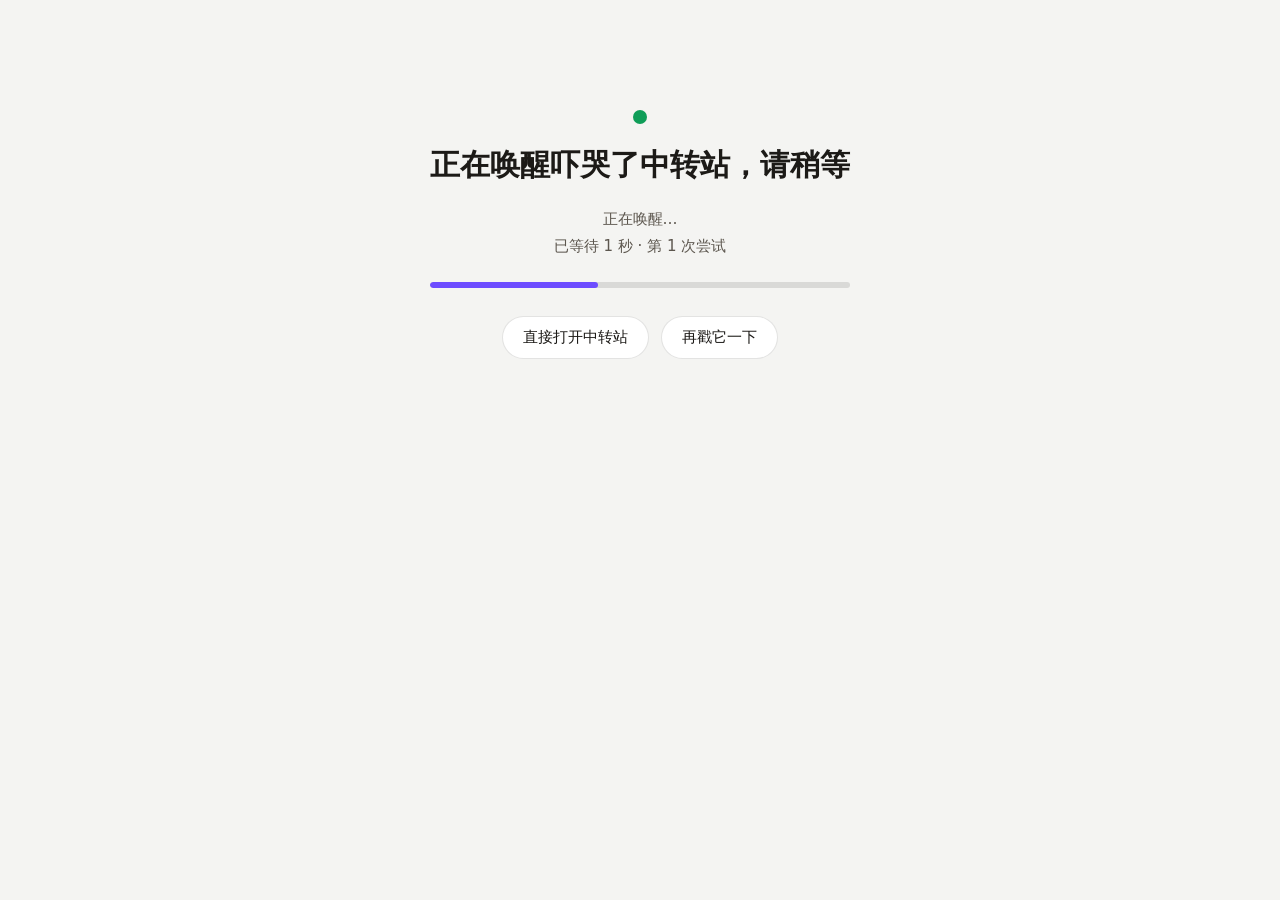
<file: wake.html>
<!doctype html>
<html lang="zh-CN">
  <head>
    <meta charset="utf-8" />
    <meta name="viewport" content="width=device-width, initial-scale=1, viewport-fit=cover" />
    <meta name="color-scheme" content="light dark" />
    <link rel="icon" href="data:," />
    <title>吓哭了中转站</title>
    <style>
      :root {
        --bg: #f4f4f2;
        --ink: #1c1a17;
        --ink-2: #5c564e;
        --line: rgba(28, 26, 23, .12);
        --panel: #ffffff;
      }
      @media (prefers-color-scheme: dark) {
        :root {
          --bg: #131110;
          --ink: #f0ebe3;
          --ink-2: #b8b0a4;
          --line: rgba(240, 235, 227, .14);
          --panel: rgba(255, 255, 255, .06);
        }
      }
      * { box-sizing: border-box; }
      html, body { min-height: 100%; }
      body {
        margin: 0;
        background: var(--bg);
        color: var(--ink);
        font-family: "PingFang SC", "Hiragino Sans GB", "Microsoft YaHei", "Noto Sans SC", system-ui, sans-serif;
        display: flex;
        align-items: flex-start;
        justify-content: center;
        padding: calc(env(safe-area-inset-top) + 110px) 18px calc(40px + env(safe-area-inset-bottom));
        text-align: center;
      }
      main { width: 100%; max-width: 420px; }
      .light {
        width: 14px; height: 14px; border-radius: 50%; margin: 0 auto 20px;
        background: #0f9d58; animation: pulse 2.4s ease-out infinite;
      }
      @keyframes pulse {
        0% { box-shadow: 0 0 0 0 rgba(61, 220, 151, .55); }
        70% { box-shadow: 0 0 0 12px rgba(61, 220, 151, 0); }
        100% { box-shadow: 0 0 0 0 rgba(61, 220, 151, 0); }
      }
      h1 {
        font-size: clamp(22px, 6vw, 30px);
        line-height: 1.4; margin: 0; font-weight: 700;
      }
      .status { margin-top: 20px; color: var(--ink-2); font-size: 15px; line-height: 1.8; }
      .bar {
        height: 6px; margin-top: 22px; border-radius: 99px;
        overflow: hidden; background: var(--line);
      }
      .bar i {
        display: block; height: 100%; width: 40%; border-radius: 99px;
        background: #6d4cff; animation: slide 1.4s ease-in-out infinite;
      }
      @keyframes slide {
        0% { transform: translateX(-100%); }
        100% { transform: translateX(300%); }
      }
      .actions { display: flex; gap: 12px; justify-content: center; margin-top: 28px; flex-wrap: wrap; }
      .actions a, .actions button {
        padding: 11px 20px; border-radius: 99px; font-size: 15px;
        border: 1px solid var(--line); background: var(--panel); color: var(--ink);
        text-decoration: none; cursor: pointer; font-family: inherit;
      }
      @media (prefers-reduced-motion: reduce) {
        .light, .bar i { animation: none !important; }
      }
    </style>
  </head>
  <body>
    <main>
      <div class="light"></div>
      <h1>正在唤醒吓哭了中转站，请稍等</h1>
      <div class="status">
        <div id="hint">正在唤醒…</div>
        <div>已等待 <span id="elapsed">0</span> 秒 · 第 <span id="attempt">1</span> 次尝试</div>
      </div>
      <div class="bar"><i></i></div>
      <div class="actions">
        <a href="https://zz.299326.xyz">直接打开中转站</a>
        <button id="retry" type="button">再戳它一下</button>
      </div>
    </main>

    <script>
      (function () {
        var TARGET = "https://zz.299326.xyz";
        var STATUS_URL = "https://zz.299326.xyz/api/status";
        var FAVICON_URL = "https://zz.299326.xyz/favicon.ico";

        var awake = false;
        var polling = true;
        var attemptCount = 1;
        var elapsed = 0;
        var elapsedEl = document.getElementById("elapsed");
        var attemptEl = document.getElementById("attempt");
        var hintEl = document.getElementById("hint");

        setInterval(function () {
          if (polling && !awake) {
            elapsed += 1;
            elapsedEl.textContent = elapsed;
          }
        }, 1000);

        function timed(promise, ms) {
          return new Promise(function (resolve, reject) {
            var done = false;
            var t = setTimeout(function () {
              if (!done) { done = true; reject(new Error("timeout")); }
            }, ms);
            promise.then(function (v) {
              if (!done) { done = true; clearTimeout(t); resolve(v); }
            }, function (e) {
              if (!done) { done = true; clearTimeout(t); reject(e); }
            });
          });
        }

        function probeStatus() {
          return fetch(STATUS_URL + "?probe=" + Date.now(), { cache: "no-store" })
            .then(function (r) { return r.json(); })
            .then(function (j) {
              if (j && j.success === true) return true;
              throw new Error("not ready");
            });
        }

        function probeFaviconFetch() {
          return fetch(FAVICON_URL + "?probe=" + Date.now(), { cache: "no-store" })
            .then(function (r) {
              if (r && r.status === 200) return true;
              throw new Error("not ready");
            });
        }

        function probeFaviconImage() {
          return new Promise(function (resolve, reject) {
            var img = new Image();
            img.onload = function () { resolve(true); };
            img.onerror = function () { reject(new Error("not ready")); };
            img.src = FAVICON_URL + "?probe=" + Date.now();
          });
        }

        function anyProbe() {
          var probes = [probeStatus(), probeFaviconFetch(), probeFaviconImage()].map(function (p) {
            return timed(p, 12000);
          });
          if (typeof Promise.any === "function") return Promise.any(probes);
          return new Promise(function (resolve, reject) {
            var left = probes.length;
            probes.forEach(function (p) {
              p.then(resolve, function () {
                left -= 1;
                if (left === 0) reject(new Error("all failed"));
              });
            });
          });
        }

        function onAwake() {
          if (awake) return;
          awake = true;
          polling = false;
          hintEl.textContent = "醒了，正在跳转…";
          setTimeout(function () {
            window.location.replace(TARGET + "/");
          }, 800);
        }

        function attempt() {
          if (!polling || awake) return;
          attemptEl.textContent = attemptCount;
          anyProbe().then(onAwake, function () {
            if (polling && !awake) {
              attemptCount += 1;
              setTimeout(attempt, 3500);
            }
          });
        }

        document.getElementById("retry").addEventListener("click", function () {
          if (awake) return;
          elapsed = 0;
          elapsedEl.textContent = 0;
          hintEl.textContent = "又戳了它一下";
          attempt();
        });

        attempt();
      })();
    </script>
  </body>
</html>
</file>
<file: xiushi/assets/style.css>
/* ============================================================
   锈蚀死域社区 · 官网样式
   ============================================================ */

:root {
  --bg: #05070c;
  --bg-2: #080d16;
  --panel: rgba(255, 255, 255, 0.035);
  --panel-2: rgba(255, 255, 255, 0.055);
  --border: rgba(255, 255, 255, 0.09);
  --border-strong: rgba(255, 255, 255, 0.18);
  --text: #e9eff8;
  --text-soft: #b6c2d4;
  --muted: #8493aa;
  --accent: #38bdf8;
  --accent-2: #6366f1;
  --radius: 18px;
  --maxw: 1220px;
  --font: "Inter", system-ui, -apple-system, "Segoe UI", "PingFang SC",
    "Hiragino Sans GB", "Microsoft YaHei", sans-serif;
  --mono: ui-monospace, "JetBrains Mono", "SFMono-Regular", "Cascadia Code",
    Consolas, monospace;
}

* { box-sizing: border-box; }

/* 保证 hidden 属性优先于任何 display 声明 */
[hidden] { display: none !important; }

html { scroll-behavior: smooth; background: #05070c; }

body {
  margin: 0;
  background: var(--bg);
  color: var(--text);
  font-family: var(--font);
  font-size: 16px;
  line-height: 1.7;
  -webkit-font-smoothing: antialiased;
  overflow-x: hidden;
}

a { color: inherit; text-decoration: none; }
img { max-width: 100%; display: block; }
h1, h2, h3, p { margin: 0; }
.mono { font-family: var(--mono); }

/* ---------------- 背景层 ---------------- */

.bg-layer {
  position: fixed;
  inset: 0;
  z-index: 0;
  pointer-events: none;
  overflow: hidden;
}

.bg-grid {
  position: absolute;
  inset: -10%;
  background-image:
    linear-gradient(rgba(120, 160, 220, 0.075) 1px, transparent 1px),
    linear-gradient(90deg, rgba(120, 160, 220, 0.075) 1px, transparent 1px);
  background-size: 64px 64px;
  mask-image: radial-gradient(ellipse 90% 65% at 50% 0%, #000 20%, transparent 78%);
  -webkit-mask-image: radial-gradient(ellipse 90% 65% at 50% 0%, #000 20%, transparent 78%);
}

.bg-glow {
  position: absolute;
  border-radius: 50%;
  filter: blur(120px);
  opacity: 0.5;
}
.glow-a {
  width: 720px; height: 720px;
  top: -320px; left: -120px;
  background: radial-gradient(circle, var(--accent) 0%, transparent 68%);
  opacity: 0.28;
}
.glow-b {
  width: 640px; height: 640px;
  top: 120px; right: -220px;
  background: radial-gradient(circle, var(--accent-2) 0%, transparent 68%);
  opacity: 0.26;
}

.bg-scan {
  position: absolute;
  inset: 0;
  background: repeating-linear-gradient(
    to bottom,
    rgba(255, 255, 255, 0.022) 0px,
    rgba(255, 255, 255, 0.022) 1px,
    transparent 1px,
    transparent 4px
  );
  opacity: 0.5;
}

.bg-noise {
  position: absolute;
  inset: 0;
  opacity: 0.05;
  background-image: url("data:image/svg+xml,%3Csvg xmlns='http://www.w3.org/2000/svg' width='160' height='160'%3E%3Cfilter id='n'%3E%3CfeTurbulence type='fractalNoise' baseFrequency='0.85' numOctaves='3'/%3E%3C/filter%3E%3Crect width='160' height='160' filter='url(%23n)'/%3E%3C/svg%3E");
}

.cursor-spot {
  position: fixed;
  width: 520px; height: 520px;
  border-radius: 50%;
  pointer-events: none;
  z-index: 1;
  background: radial-gradient(circle, rgba(56, 189, 248, 0.10) 0%, transparent 62%);
  transform: translate(-50%, -50%);
  transition: opacity 0.4s ease;
  opacity: 0;
}

/* ---------------- 导航 ---------------- */

.nav {
  position: fixed;
  top: 0; left: 0; right: 0;
  z-index: 50;
  transition: background 0.35s ease, border-color 0.35s ease, backdrop-filter 0.35s;
  border-bottom: 1px solid transparent;
}
.nav.scrolled {
  background: rgba(5, 8, 14, 0.78);
  backdrop-filter: blur(14px);
  -webkit-backdrop-filter: blur(14px);
  border-bottom-color: var(--border);
}
.nav-inner {
  max-width: var(--maxw);
  margin: 0 auto;
  padding: 16px 28px;
  display: flex;
  align-items: center;
  gap: 28px;
}
.brand { display: flex; align-items: center; gap: 10px; font-weight: 700; letter-spacing: 0.02em; }
.brand-mark {
  display: grid; place-items: center;
  width: 36px; height: 36px;
  border-radius: 10px;
  color: var(--accent);
  background: linear-gradient(140deg, rgba(56, 189, 248, 0.18), rgba(99, 102, 241, 0.14));
  border: 1px solid var(--border-strong);
}
.brand-mark.small { width: 28px; height: 28px; border-radius: 8px; }
.brand-img { height: 34px; width: auto; }
.brand-text { font-size: 17px; }

.nav-links { display: flex; gap: 4px; margin-left: auto; }
.nav-links a {
  padding: 8px 14px;
  border-radius: 9px;
  font-size: 14.5px;
  color: var(--text-soft);
  transition: color 0.2s, background 0.2s;
}
.nav-links a:hover { color: #fff; background: var(--panel-2); }

.nav-burger { display: none; }

/* ---------------- 按钮 ---------------- */

.btn {
  display: inline-flex;
  align-items: center;
  gap: 9px;
  padding: 12px 22px;
  border-radius: 11px;
  font-size: 15px;
  font-weight: 600;
  border: 1px solid transparent;
  cursor: pointer;
  transition: transform 0.18s ease, box-shadow 0.25s ease, background 0.25s, border-color 0.25s;
  white-space: nowrap;
}
.btn-primary {
  color: #04121e;
  background: linear-gradient(120deg, var(--accent), var(--accent-2));
  box-shadow: 0 8px 30px -10px var(--accent);
}
.btn-primary:hover { transform: translateY(-2px); box-shadow: 0 14px 40px -10px var(--accent); }
.btn-ghost {
  color: var(--text);
  background: var(--panel);
  border-color: var(--border-strong);
}
.btn-ghost:hover { background: var(--panel-2); border-color: rgba(255,255,255,0.3); transform: translateY(-2px); }
.nav-cta { padding: 9px 18px; font-size: 14px; }

/* ---------------- Hero ---------------- */

.hero {
  position: relative;
  z-index: 2;
  padding: 150px 28px 0;
}
.hero-inner {
  max-width: var(--maxw);
  margin: 0 auto;
  display: grid;
  grid-template-columns: 1.05fr 0.95fr;
  gap: 60px;
  align-items: center;
}

.badge {
  display: inline-flex;
  align-items: center;
  gap: 9px;
  padding: 7px 15px 7px 12px;
  border-radius: 999px;
  font-size: 13.5px;
  color: var(--text-soft);
  background: var(--panel);
  border: 1px solid var(--border-strong);
  backdrop-filter: blur(6px);
}
.badge-dot {
  width: 7px; height: 7px; border-radius: 50%;
  background: var(--accent);
  box-shadow: 0 0 0 4px rgba(56, 189, 248, 0.16);
  animation: pulse 2s infinite;
}
@keyframes pulse {
  0%, 100% { box-shadow: 0 0 0 4px rgba(56, 189, 248, 0.16); }
  50% { box-shadow: 0 0 0 9px rgba(56, 189, 248, 0.03); }
}

.hero-title {
  margin: 24px 0 0;
  font-size: clamp(46px, 6.4vw, 84px);
  line-height: 1.02;
  letter-spacing: -0.03em;
  font-weight: 800;
}
.hero-title .grad {
  background: linear-gradient(100deg, var(--accent) 10%, var(--accent-2) 70%);
  -webkit-background-clip: text;
  background-clip: text;
  color: transparent;
  margin-left: 6px;
}
.hero-sub {
  margin-top: 22px;
  max-width: 540px;
  font-size: 17px;
  color: var(--text-soft);
}
.hero-actions { display: flex; gap: 14px; margin-top: 34px; flex-wrap: wrap; }

.hero-stats {
  display: grid;
  grid-template-columns: repeat(4, minmax(0, 1fr));
  gap: 18px;
  margin-top: 48px;
  padding-top: 30px;
  border-top: 1px solid var(--border);
}
.stat-value {
  font-family: var(--mono);
  font-size: 25px;
  font-weight: 700;
  letter-spacing: -0.01em;
  color: #fff;
}
.stat-label { font-size: 13px; color: var(--muted); margin-top: 2px; }

.hero-visual { position: relative; }
.terminal {
  border-radius: 14px;
  border: 1px solid var(--border-strong);
  background: linear-gradient(180deg, rgba(11, 17, 27, 0.92), rgba(7, 11, 18, 0.96));
  box-shadow: 0 30px 80px -30px rgba(0, 0, 0, 0.9), inset 0 1px 0 rgba(255,255,255,0.05);
  overflow: hidden;
}
.terminal-bar {
  display: flex; align-items: center; gap: 7px;
  padding: 11px 14px;
  border-bottom: 1px solid var(--border);
  background: rgba(255,255,255,0.02);
}
.dot { width: 11px; height: 11px; border-radius: 50%; }
.dot.red { background: #ff5f57; }
.dot.yellow { background: #febc2e; }
.dot.green { background: #28c840; }
.terminal-title {
  margin-left: 8px;
  font-family: var(--mono);
  font-size: 12px;
  color: var(--muted);
}
.terminal-body {
  padding: 18px 18px 22px;
  font-family: var(--mono);
  font-size: 13px;
  line-height: 1.95;
  min-height: 190px;
}
.terminal-body .t-line { color: var(--text-soft); white-space: pre-wrap; word-break: break-word; }
.terminal-body .t-line.cmd { color: var(--accent); }
.terminal-body .t-line.ok::after { content: ""; }
.terminal-body .t-line.ok { color: #7ee0a8; }
.terminal-body .t-caret {
  display: inline-block;
  width: 8px; height: 15px;
  background: var(--accent);
  vertical-align: -3px;
  animation: blink 1.05s step-end infinite;
}
@keyframes blink { 50% { opacity: 0; } }

.hero-card {
  margin-top: 18px;
  border-radius: 14px;
  border: 1px solid var(--border);
  background: var(--panel);
  overflow: hidden;
  min-height: 120px;
  display: grid;
  place-items: center;
}
.hero-card img { width: 100%; height: 100%; object-fit: cover; }
.hero-card-fallback {
  display: grid;
  place-items: center;
  gap: 8px;
  padding: 26px;
  text-align: center;
}
.hero-card-fallback p {
  font-family: var(--mono);
  font-size: 11.5px;
  letter-spacing: 0.3em;
  color: var(--muted);
}
.hero-card-hint {
  font-style: normal;
  font-size: 12px;
  color: rgba(255, 255, 255, 0.3);
  max-width: 260px;
}

.hero-marquee {
  margin-top: 78px;
  border-top: 1px solid var(--border);
  border-bottom: 1px solid var(--border);
  overflow: hidden;
  mask-image: linear-gradient(90deg, transparent, #000 12%, #000 88%, transparent);
  -webkit-mask-image: linear-gradient(90deg, transparent, #000 12%, #000 88%, transparent);
}
.marquee-track {
  display: flex;
  gap: 46px;
  padding: 15px 0;
  white-space: nowrap;
  font-family: var(--mono);
  font-size: 12.5px;
  letter-spacing: 0.16em;
  color: var(--muted);
  animation: marquee 38s linear infinite;
  width: max-content;
}
.marquee-track span { display: inline-flex; align-items: center; gap: 46px; }
.marquee-track span::after {
  content: "";
  width: 5px; height: 5px; border-radius: 50%;
  background: var(--accent);
  opacity: 0.7;
}
@keyframes marquee { to { transform: translateX(-50%); } }

/* ---------------- 通用 Section ---------------- */

.section {
  position: relative;
  z-index: 2;
  max-width: var(--maxw);
  margin: 0 auto;
  padding: 120px 28px;
}
.section-head { max-width: 640px; margin-bottom: 56px; }
.eyebrow {
  display: inline-block;
  font-family: var(--mono);
  font-size: 12px;
  letter-spacing: 0.22em;
  color: var(--accent);
  margin-bottom: 14px;
}
.section-title {
  font-size: clamp(30px, 3.6vw, 44px);
  line-height: 1.15;
  letter-spacing: -0.02em;
  font-weight: 750;
}
.section-sub { margin-top: 16px; color: var(--muted); font-size: 16px; }

/* ---------------- 特性 ---------------- */

.feature-grid {
  display: grid;
  grid-template-columns: repeat(3, minmax(0, 1fr));
  gap: 20px;
}
.feature-card {
  position: relative;
  padding: 30px 26px 32px;
  border-radius: var(--radius);
  border: 1px solid var(--border);
  background: linear-gradient(180deg, rgba(255,255,255,0.045), rgba(255,255,255,0.012));
  overflow: hidden;
  transition: transform 0.3s cubic-bezier(.2,.7,.3,1), border-color 0.3s;
}
.feature-card::before {
  content: "";
  position: absolute;
  inset: 0;
  background: radial-gradient(400px circle at var(--mx, 50%) var(--my, 0%), rgba(56,189,248,0.13), transparent 62%);
  opacity: 0;
  transition: opacity 0.35s;
  pointer-events: none;
}
.feature-card:hover { transform: translateY(-5px); border-color: var(--border-strong); }
.feature-card:hover::before { opacity: 1; }
.feature-icon {
  display: grid; place-items: center;
  width: 48px; height: 48px;
  border-radius: 13px;
  color: var(--accent);
  background: linear-gradient(140deg, rgba(56,189,248,0.16), rgba(99,102,241,0.12));
  border: 1px solid var(--border-strong);
  margin-bottom: 20px;
}
.feature-card h3 { font-size: 19px; font-weight: 700; letter-spacing: -0.01em; }
.feature-card p { margin-top: 10px; font-size: 14.5px; color: var(--muted); line-height: 1.75; }
.feature-index {
  position: absolute;
  top: 22px; right: 24px;
  font-family: var(--mono);
  font-size: 12px;
  color: rgba(255,255,255,0.18);
}

/* ---------------- 图集 ---------------- */

.gallery-grid {
  display: grid;
  grid-template-columns: repeat(3, minmax(0, 1fr));
  gap: 20px;
}
.gallery-item {
  position: relative;
  border-radius: var(--radius);
  overflow: hidden;
  border: 1px solid var(--border);
  aspect-ratio: 16 / 10;
  background: var(--panel);
}
.gallery-item img { width: 100%; height: 100%; object-fit: cover; transition: transform 0.6s cubic-bezier(.2,.7,.3,1); }
.gallery-item:hover img { transform: scale(1.05); }
.gallery-item:first-child { grid-column: span 2; aspect-ratio: 16 / 9; }
.gallery-cap {
  position: absolute;
  left: 0; right: 0; bottom: 0;
  padding: 26px 20px 16px;
  font-size: 14px;
  color: #fff;
  background: linear-gradient(to top, rgba(3,6,11,0.9), transparent);
}
.gallery-ph {
  width: 100%; height: 100%;
  display: grid;
  place-content: center;
  justify-items: center;
  gap: 9px;
  padding: 24px;
  text-align: center;
  background:
    linear-gradient(135deg, rgba(56,189,248,0.09), rgba(99,102,241,0.07)),
    repeating-linear-gradient(45deg, rgba(255,255,255,0.02) 0 12px, transparent 12px 24px);
  color: rgba(150, 175, 205, 0.75);
}
.gallery-ph .ph-title {
  font-family: var(--mono);
  font-size: 12.5px;
  letter-spacing: 0.18em;
  color: rgba(190, 208, 230, 0.9);
}
.gallery-ph .ph-hint {
  font-style: normal;
  font-size: 12px;
  color: rgba(255, 255, 255, 0.3);
}

/* ---------------- 下载 ---------------- */

.section-download { padding-top: 60px; }
.download-panel {
  position: relative;
  border-radius: 26px;
  border: 1px solid var(--border-strong);
  background:
    radial-gradient(700px circle at 88% -10%, rgba(56,189,248,0.14), transparent 60%),
    linear-gradient(180deg, rgba(255,255,255,0.05), rgba(255,255,255,0.012));
  padding: 52px 46px 46px;
  overflow: hidden;
}
.download-head {
  display: flex;
  gap: 40px;
  justify-content: space-between;
  align-items: flex-start;
  flex-wrap: wrap;
}
.download-head .section-sub { max-width: 520px; }
.version-box {
  min-width: 260px;
  border-radius: 14px;
  border: 1px solid var(--border);
  background: rgba(0,0,0,0.28);
  padding: 16px 20px;
}
.version-row {
  display: flex;
  justify-content: space-between;
  gap: 20px;
  padding: 7px 0;
  font-size: 13.5px;
  color: var(--muted);
  border-bottom: 1px dashed rgba(255,255,255,0.07);
}
.version-row:last-child { border-bottom: 0; }
.version-row strong { color: var(--text); font-weight: 600; }

.platform-grid {
  display: grid;
  grid-template-columns: repeat(3, minmax(0, 1fr));
  gap: 18px;
  margin-top: 42px;
}
.platform-card {
  display: flex;
  align-items: center;
  gap: 16px;
  padding: 20px 22px;
  border-radius: 15px;
  border: 1px solid var(--border);
  background: var(--panel);
  transition: transform 0.22s, border-color 0.22s, background 0.22s;
}
.platform-card:hover { transform: translateY(-4px); border-color: var(--border-strong); background: var(--panel-2); }
.platform-card.primary {
  border-color: rgba(56,189,248,0.5);
  background: linear-gradient(120deg, rgba(56,189,248,0.12), rgba(99,102,241,0.08));
  box-shadow: 0 18px 50px -24px var(--accent);
}
.platform-icon {
  display: grid; place-items: center;
  width: 44px; height: 44px;
  border-radius: 12px;
  color: var(--accent);
  background: rgba(0,0,0,0.3);
  border: 1px solid var(--border-strong);
  flex-shrink: 0;
}
.platform-info { min-width: 0; }
.platform-name { font-size: 15.5px; font-weight: 650; }
.platform-note { font-size: 12.5px; color: var(--muted); margin-top: 2px; }
.platform-arrow { margin-left: auto; color: var(--muted); flex-shrink: 0; }

.mirror-row {
  display: flex;
  align-items: center;
  gap: 16px;
  flex-wrap: wrap;
  margin-top: 34px;
  padding-top: 26px;
  border-top: 1px solid var(--border);
}
.mirror-label { font-size: 13px; color: var(--muted); }
.mirror-list { display: flex; gap: 10px; flex-wrap: wrap; }
.mirror-chip {
  padding: 7px 15px;
  border-radius: 999px;
  font-size: 13px;
  color: var(--text-soft);
  border: 1px solid var(--border);
  background: var(--panel);
  transition: color 0.2s, border-color 0.2s;
}
.mirror-chip:hover { color: #fff; border-color: var(--accent); }
.download-note { margin-top: 22px; font-size: 13px; color: var(--muted); }

/* ---------------- 关于 ---------------- */

.about-grid {
  display: grid;
  grid-template-columns: 1.15fr 0.85fr;
  gap: 56px;
  align-items: start;
}
.about-copy p { margin-top: 18px; color: var(--text-soft); font-size: 15.5px; }
.about-points { display: grid; gap: 14px; }
.about-point {
  padding: 22px 24px;
  border-radius: 15px;
  border: 1px solid var(--border);
  background: var(--panel);
  transition: border-color 0.25s, transform 0.25s;
}
.about-point:hover { border-color: var(--border-strong); transform: translateX(4px); }
.about-point h4 {
  margin: 0 0 7px;
  font-size: 16px;
  font-weight: 650;
  display: flex; align-items: center; gap: 10px;
}
.about-point h4::before {
  content: "";
  width: 7px; height: 7px;
  border-radius: 2px;
  background: linear-gradient(120deg, var(--accent), var(--accent-2));
}
.about-point p { margin: 0; font-size: 14px; color: var(--muted); }

/* ---------------- 页脚 ---------------- */

.footer {
  position: relative;
  z-index: 2;
  border-top: 1px solid var(--border);
  background: rgba(4, 7, 12, 0.6);
}
.footer-inner {
  max-width: var(--maxw);
  margin: 0 auto;
  padding: 46px 28px 56px;
  display: grid;
  grid-template-columns: auto 1fr auto;
  gap: 18px 32px;
  align-items: center;
}
.footer-brand { display: flex; align-items: center; gap: 10px; font-weight: 650; }
.footer-links { display: flex; gap: 22px; flex-wrap: wrap; justify-content: center; }
.footer-links a { font-size: 13.5px; color: var(--muted); transition: color 0.2s; }
.footer-links a:hover { color: var(--text); }
.footer-copy { grid-column: 1 / -1; font-size: 13px; color: var(--muted); padding-top: 22px; border-top: 1px solid var(--border); }
.footer-icp { grid-column: 1 / -1; font-size: 12.5px; color: rgba(255,255,255,0.28); }

/* ---------------- 滚动动效 ---------------- */

.reveal { opacity: 0; transform: translateY(26px); }
.reveal.in { opacity: 1; transform: none; transition: opacity 0.75s cubic-bezier(.2,.7,.3,1), transform 0.75s cubic-bezier(.2,.7,.3,1); }

/* ---------------- 响应式 ---------------- */

@media (max-width: 1024px) {
  .hero-inner { grid-template-columns: 1fr; gap: 46px; }
  .hero { padding-top: 128px; }
  .feature-grid { grid-template-columns: repeat(2, minmax(0, 1fr)); }
  .about-grid { grid-template-columns: 1fr; gap: 36px; }
  .platform-grid { grid-template-columns: 1fr; }
}

@media (max-width: 720px) {
  .nav-links {
    position: fixed;
    top: 68px; left: 16px; right: 16px;
    flex-direction: column;
    gap: 2px;
    padding: 12px;
    border-radius: 16px;
    background: rgba(8, 12, 20, 0.96);
    border: 1px solid var(--border-strong);
    backdrop-filter: blur(14px);
    display: none;
  }
  .nav-links.open { display: flex; }
  .nav-cta { display: none; }
  .nav-burger {
    display: grid;
    gap: 5px;
    margin-left: auto;
    padding: 10px;
    background: var(--panel);
    border: 1px solid var(--border-strong);
    border-radius: 10px;
    cursor: pointer;
  }
  .nav-burger span { display: block; width: 18px; height: 2px; background: var(--text); border-radius: 2px; }

  .hero { padding: 112px 20px 0; }
  .section { padding: 84px 20px; }
  .hero-stats { grid-template-columns: repeat(2, minmax(0, 1fr)); gap: 20px 14px; }
  .feature-grid, .gallery-grid { grid-template-columns: 1fr; }
  .gallery-item:first-child { grid-column: span 1; aspect-ratio: 16 / 10; }
  .download-panel { padding: 34px 22px 30px; border-radius: 20px; }
  .footer-inner { grid-template-columns: 1fr; justify-items: center; text-align: center; }
  .footer-links { justify-content: center; }
}
</file>
